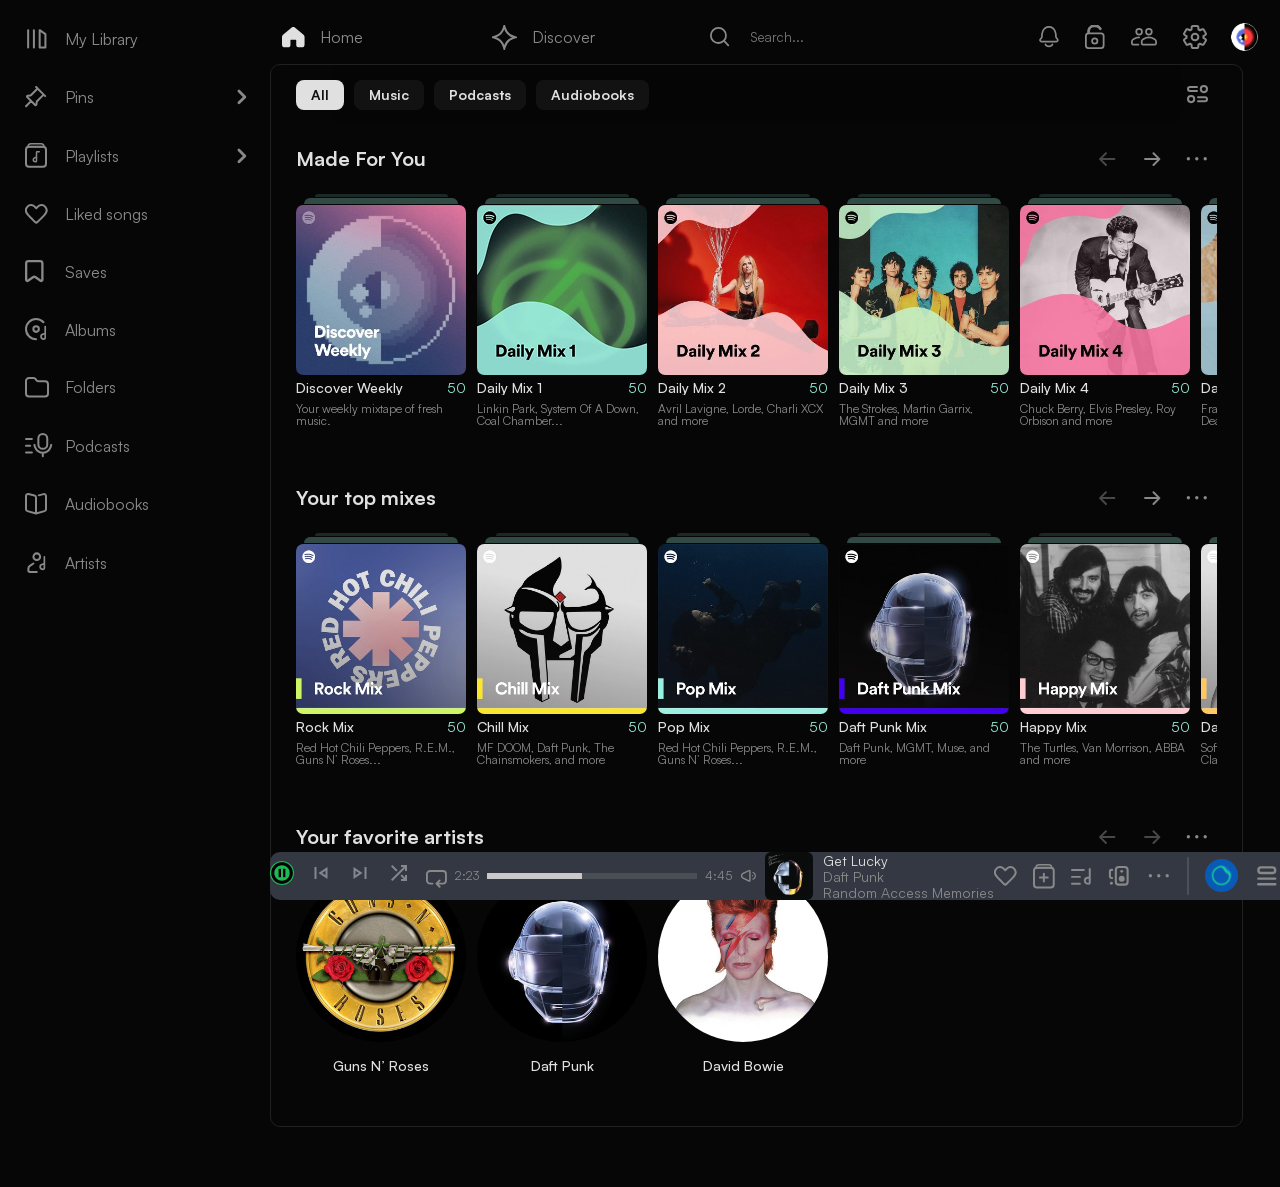
<file: index.html>
<!doctype html>
<html lang="en">

<head>
  <meta charset="UTF-8" />
  <meta name="viewport" content="width=device-width, initial-scale=1.0" />
  <title>Spotify - Home</title>
  <link rel="stylesheet" href="./css/styles.css" />
  <link rel="stylesheet" href="https://fonts.googleapis.com/css2?family=Material+Symbols+Outlined:opsz,wght,FILL,GRAD@20..48,100..700,0..1,-50..200"/>
  <link rel="icon" sizes="32x32" type="image/png" href="./assets/icons/favicon32.png" />
</head>

<body class="document_body">
  <input type="checkbox" id="friends-sidebar-toggle" class="hidden-trigger">
  <header class="header">
    <ul class="menu header__nav_left">
      <li class="header__item">
        <a class="menu__nav" href="#"><img src="./assets/icons/icon_homeA.svg" alt="" />
          <img src="./assets/icons/icon_homeA.svg" alt="icon home" />Home</a>
      </li>
      <li class="header__item">
        <a class="menu__nav" href="./pages/discover/discover.html"><img src="./assets/icons/icon_discover.svg"
            alt="icon discover" />
          <img src="./assets/icons/icon_discoverA.svg" alt="" />Discover</a>
      </li>
      <!-- icon search           -->
      <li class="header__item search">
        <input type="text" onclick="window.location.href='pages/search/search.html'" placeholder="Search..."
          class="search__bar" name="search-bar" />
      </li>
    </ul>
    <ul class="menu header__nav_right">
      <!-- icon bell            -->
      <li>
        <a class="menu__nav" href="#">
          <svg class="menu__icon" width="24" height="26" viewBox="0 0 24 26" fill="none"
            xmlns="http://www.w3.org/2000/svg">
            <path
              d="M19.4546 17.5398H4.39895C3.20929 17.5398 2.55941 16.1522 3.32101 15.2383L4.57552 13.7329C4.79088 13.4745 4.89842 13.1476 4.89514 12.8112C4.8745 10.6918 5.24657 2.80664 11.9268 2.80664C18.607 2.80664 18.9791 10.6918 18.9584 12.8112C18.9552 13.1476 19.0627 13.4745 19.2781 13.7329L20.5326 15.2383C21.2942 16.1522 20.6443 17.5398 19.4546 17.5398Z"
              stroke-width="1.6838" stroke-linecap="round" stroke-linejoin="round" />
            <path
              d="M8.41895 20.3459C8.41895 20.3459 9.12052 22.4507 11.9268 22.4507C14.7331 22.4507 15.4347 20.3459 15.4347 20.3459"
              stroke-width="1.6838" stroke-linecap="round" stroke-linejoin="round" />
          </svg>
        </a>
      </li>
      <!-- icon lock            -->
      <li>
        <a class="menu__nav" href="#">
          <svg class="menu__icon" width="20" height="24" viewBox="0 0 20 24" fill="none"
            xmlns="http://www.w3.org/2000/svg">
            <path
              d="M14.5457 4.26552C14.7544 4.70905 15.2832 4.89939 15.7267 4.69066C16.1702 4.48192 16.3606 3.95316 16.1518 3.50963L14.5457 4.26552ZM3.61666 7.98816C4.49277 7.84598 4.49283 7.84638 4.49289 7.84675C4.49291 7.84684 4.49296 7.84719 4.49299 7.84737C4.49305 7.84773 4.49309 7.84799 4.49312 7.84814C4.49316 7.84844 4.49314 7.84833 4.49306 7.84781C4.4929 7.84676 4.49249 7.84408 4.49187 7.83981C4.49063 7.83128 4.48854 7.81644 4.48589 7.79571C4.48057 7.75421 4.47303 7.68935 4.46549 7.60449C4.45037 7.43439 4.43548 7.18627 4.43819 6.88671C4.44366 6.28146 4.52078 5.49832 4.79016 4.73233C5.05715 3.97315 5.50453 3.25206 6.24453 2.71568C6.98229 2.18093 8.08614 1.77515 9.7633 1.77515V0C7.79098 0 6.30174 0.481792 5.20273 1.27839C4.10595 2.07338 3.47285 3.12744 3.11555 4.1434C2.76065 5.15256 2.66967 6.14457 2.66311 6.87067C2.6598 7.2368 2.67792 7.5434 2.69731 7.76162C2.70702 7.87092 2.71711 7.95861 2.72511 8.02113C2.72911 8.0524 2.7326 8.07743 2.73528 8.09577C2.73661 8.10494 2.73774 8.11244 2.73863 8.11822C2.73908 8.12111 2.73947 8.12357 2.73979 8.12559C2.73995 8.1266 2.74009 8.1275 2.74022 8.1283C2.74028 8.12869 2.74036 8.1292 2.74039 8.1294C2.74047 8.12989 2.74055 8.13034 3.61666 7.98816ZM9.7633 1.77515C11.2681 1.77515 12.31 2.10211 13.0382 2.55229C13.7643 3.00119 14.2364 3.60832 14.5457 4.26552L16.1518 3.50963C15.7204 2.59289 15.0353 1.70001 13.9716 1.0424C12.91 0.386066 11.5295 0 9.7633 0V1.77515Z"
              fill="#898989" />
            <path
              d="M15.9763 8.43188H3.55029C2.07971 8.43188 0.887573 9.62403 0.887573 11.0946V20.4141C0.887573 21.8847 2.07971 23.0768 3.55029 23.0768H15.9763C17.4469 23.0768 18.639 21.8847 18.639 20.4141V11.0946C18.639 9.62403 17.4469 8.43188 15.9763 8.43188Z"
              stroke-width="1.77515" />
            <circle cx="9.76331" cy="15.9763" r="2.66272" stroke-width="1.77515" />
          </svg>
        </a>
      </li>
      <li>
        <label for="friends-sidebar-toggle" class="menu__nav">
          <img src="./assets/icons/icon_friends.svg" alt="icon friends" />
          <img src="./assets/icons/icon_friendsActive.svg" alt="icon friends" />
        </label>
      </li>
      <!-- icon settings            -->
      <li>
        <a class="menu__nav" href="#">
          <svg class="menu__icon" width="24" height="24" viewBox="0 0 24 24" fill="none"
            xmlns="http://www.w3.org/2000/svg">
            <path
              d="M14.1164 1H9.88363C9.60145 1 9.35689 1.09167 9.14995 1.275C8.94302 1.45833 8.82074 1.6875 8.78312 1.9625L8.4445 4.52C8.19994 4.61167 7.96968 4.72167 7.75371 4.85C7.537 4.97833 7.32517 5.11583 7.11824 5.2625L4.66325 4.2725C4.39988 4.18083 4.13651 4.17167 3.87313 4.245C3.60976 4.31833 3.40283 4.47417 3.25233 4.7125L1.16418 8.26C1.01368 8.49833 0.966651 8.755 1.02309 9.03C1.07952 9.305 1.22062 9.525 1.44636 9.69L3.56273 11.2575C3.54392 11.3858 3.53451 11.5098 3.53451 11.6293V12.3718C3.53451 12.4906 3.54392 12.6142 3.56273 12.7425L1.44636 14.31C1.22062 14.475 1.07952 14.695 1.02309 14.97C0.966651 15.245 1.01368 15.5017 1.16418 15.74L3.25233 19.2875C3.38402 19.5442 3.58606 19.7048 3.85846 19.7693C4.13161 19.8331 4.39988 19.8192 4.66325 19.7275L7.11824 18.7375C7.32517 18.8842 7.54151 19.0217 7.76726 19.15C7.993 19.2783 8.21875 19.3883 8.4445 19.48L8.78312 22.0375C8.82074 22.3125 8.94302 22.5417 9.14995 22.725C9.35689 22.9083 9.60145 23 9.88363 23H14.1164C14.3986 23 14.6431 22.9083 14.85 22.725C15.057 22.5417 15.1793 22.3125 15.2169 22.0375L15.5555 19.48C15.8001 19.3883 16.0307 19.2783 16.2474 19.15C16.4634 19.0217 16.6748 18.8842 16.8818 18.7375L19.3368 19.7275C19.6001 19.8192 19.8635 19.8283 20.1269 19.755C20.3902 19.6817 20.5972 19.5258 20.7477 19.2875L22.8358 15.74C22.9863 15.5017 23.0334 15.245 22.9769 14.97C22.9205 14.695 22.7794 14.475 22.5536 14.31L20.4373 12.7425C20.4561 12.6142 20.4655 12.4906 20.4655 12.3718V11.6293C20.4655 11.5098 20.4467 11.3858 20.4091 11.2575L22.5254 9.69C22.7512 9.525 22.8923 9.305 22.9487 9.03C23.0051 8.755 22.9581 8.49833 22.8076 8.26L20.7195 4.74C20.569 4.50167 20.3575 4.34107 20.0851 4.2582C19.812 4.17607 19.5437 4.18083 19.2803 4.2725L16.8818 5.2625C16.6748 5.11583 16.4585 4.97833 16.2327 4.85C16.007 4.72167 15.7813 4.61167 15.5555 4.52L15.2169 1.9625C15.1793 1.6875 15.057 1.45833 14.85 1.275C14.6431 1.09167 14.3986 1 14.1164 1Z"
              stroke-width="2" />
            <circle cx="3.34783" cy="3.34783" r="3.34783" transform="matrix(1 0 0 -1 8.65216 15.3478)"
              stroke-width="2" />
          </svg>
        </a>
      </li>
      <li>
        <a class="menu__nav" href="#"><img src="./assets/icons/icon_sprite.svg" alt="icon sprite" /><img
            src="./assets/icons/icon_sprite.svg" alt="icon sprite" /></a>
      </li>
    </ul>
  </header>
  <aside class="aside-bar">
    <ul class="aside-bar__list">
      <li class="aside-bar__item">
        <a class="aside-bar__link aside-bar__icon--active" href="./pages/Library/">
          <img src="./assets/icons/icon_library.svg" alt="icon library" /><img src="./assets/icons/icon_libraryA.svg"
            alt="icon library" />My Library</a>
      </li>
      <li class="aside-bar__item aside-bar__item--arrow-right">
        <a href="#" class="aside-bar__link"><img src="./assets/icons/icon_pins.svg" alt="icon pins" />Pins</a>
      </li>
      <li class="aside-bar__item aside-bar__item--arrow-right">
        <a href="./pages/playlists/playlists.html" class="aside-bar__link"><img src="./assets/icons/icon_playlists.svg"
            alt="icon playlists" />Playlists</a>
      </li>
      <li class="aside-bar__item">
        <a href="./pages/Library/Liked_songs.html" class="aside-bar__link"><img src="./assets/icons/icon_liked.svg" alt="icon liked" />Liked
          songs</a>
      </li>
      <li class="aside-bar__item">
        <a href="#" class="aside-bar__link"><img src="./assets/icons/icon_saves.svg" alt="icon saves" />Saves</a>
      </li>
      <li class="aside-bar__item">
        <a href="#" class="aside-bar__link"><img src="./assets/icons/icon_albums.svg" alt="icon albums" />Albums</a>
      </li>
      <li class="aside-bar__item">
        <a href="#" class="aside-bar__link"><img src="./assets/icons/icon_folders.svg" alt="icon folders" />Folders</a>
      </li>
      <li class="aside-bar__item">
        <a href="#" class="aside-bar__link"><img src="./assets/icons/icon_podcasts.svg"
            alt="icon podcasts" />Podcasts</a>
      </li>
      <li class="aside-bar__item">
        <a href="#" class="aside-bar__link"><img src="./assets/icons/icon_audiobooks.svg"
            alt="icon audiobooks" />Audiobooks</a>
      </li>
      <li class="aside-bar__item">
        <a href="#" class="aside-bar__link"><img src="./assets/icons/icon_artists.svg" alt="icon artists" />Artists</a>
      </li>
    </ul>
  </aside>
  <main class="main">

    <!-- main content -->
    <section class="main_section">
      <header>
        <nav class="main-nav-bar">
          <ul class="main-nav-bar__items">
            <li>
              <button class="btn main-nav-bar__btn btn--active">All</button>
            </li>
            <li>
              <button class="btn main-nav-bar__btn">Music</button>
            </li>
            <li>
              <button class="btn main-nav-bar__btn">Podcasts</button>
            </li>
            <li>
              <button class="btn main-nav-bar__btn">Audiobooks</button>
            </li>
            <li>
              <button class="btn_with_img_only">
                <svg width="21" height="19" viewBox="0 0 21 19" fill="none" xmlns="http://www.w3.org/2000/svg">
                <path d="M10 2H3C1.89543 2 1 2.89543 1 4C1 5.10457 1.89543 6 3 6H10" stroke="#898989" stroke-width="2" stroke-linecap="round"/>
                <rect x="13.7692" y="1" width="6.23077" height="6.23077" rx="3.11538" stroke="#898989" stroke-width="2"/>
                <path d="M11 16.231L18 16.231C19.1046 16.231 20 15.3355 20 14.231C20 13.1264 19.1046 12.231 18 12.231L11 12.231" stroke="#898989" stroke-width="2" stroke-linecap="round"/>
                <rect x="7.23077" y="17.231" width="6.23077" height="6.23077" rx="3.11538" transform="rotate(-180 7.23077 17.231)" stroke="#898989" stroke-width="2"/>
                </svg>
              </button>
            </li>
          </ul>
        </nav>
      </header>

      <!-- recommendations -->
      <section class="recommendations">
        <ul class="recommendations__list">
          <li class="recommendations__item recommendation">
            <img src="./assets/recommendation_images/recommendation1.png" alt="Daft Punk" class="recommendation__image">
            <div class="recommendation__info">
              <h3 class="recommendation__info-title">Get Lucky (feat. Pharrell Williams and Nile Rodgers)</h3>
              <p class="recommendation__info-description">Daft Punk</p>
            </div>
          </li>
          <li class="recommendations__item recommendation">
            <img src="assets/recommendation_images/recommendation2.png" alt="Daft Punk" class="recommendation__image">
            <div class="recommendation__info">
              <h3 class="recommendation__info-title">Daily Mix 2</h3>
              <p class="recommendation__info-description"></p>
            </div>
          </li>
          <li class="recommendations__item recommendation">
            <img src="./assets/recommendation_images/recommendation3.png" alt="Daft Punk" class="recommendation__image">
            <div class="recommendation__info">
              <h3 class="recommendation__info-title">Daily Mix 1</h3>
              <p class="recommendation__info-description"></p>
            </div>
          </li>
          <li class="recommendations__item recommendation">
            <img src="./assets/recommendation_images/recommendation1.png" alt="Daft Punk" class="recommendation__image">
            <div class="recommendation__info">
              <h3 class="recommendation__info-title">Instant Crush</h3>
              <p class="recommendation__info-description">Daft Punk</p>
            </div>
          </li>
          <li class="recommendations__item recommendation">
            <img src="./assets/recommendation_images/recommendation1.png" alt="Daft Punk" class="recommendation__image">
            <div class="recommendation__info">
              <h3 class="recommendation__info-title">Around the world</h3>
              <p class="recommendation__info-description">Daft Punk</p>
            </div>
          </li>
          <li class="recommendations__item recommendation">
            <img src="./assets/recommendation_images/recommendation6.png" alt="Daft Punk" class="recommendation__image">
            <div class="recommendation__info">
              <h3 class="recommendation__info-title">Rock Mix</h3>
              <p class="recommendation__info-description"></p>
            </div>
          </li>
        </ul>
      </section>

      <!-- cards section -->
      <section class="cards">
        <header>
          <h2>Made For You</h2>
          <nav>
            <ul class="cards__nav-bar">
              <li>
                <button class="cards__nav-bar-btn btn_with_img_only btn_with_img_only--disabled">
                  <svg width="24" height="21" viewBox="0 0 24 21" fill="none" xmlns="http://www.w3.org/2000/svg">
                  <path d="M19.3635 10.1029L5.05136 10.1029M5.05136 10.1029L10.9446 15.9961M5.05136 10.1029L10.9446 4.20961" stroke="#898989" stroke-width="2.02054" stroke-linecap="round" stroke-linejoin="round"/>
                  </svg>
                </button>
              </li>
              <li>
                <button class="cards__nav-bar-btn btn_with_img_only">
                  <svg width="24" height="21" viewBox="0 0 24 21" fill="none" xmlns="http://www.w3.org/2000/svg">
                  <path d="M5.05139 10.1027H19.3636M19.3636 10.1027L13.4703 4.20947M19.3636 10.1027L13.4703 15.996" stroke="#898989" stroke-width="2.02054" stroke-linecap="round" stroke-linejoin="round"/>
                  </svg>
                </button>
              </li>
              <li>
                <button class="cards__nav-bar-btn btn_with_img_only">
                  <svg width="24" height="24" viewBox="0 0 24 24" fill="none" xmlns="http://www.w3.org/2000/svg">
                  <circle cx="3.36756" cy="11.7866" r="1.68378" fill="#898989"/>
                  <circle cx="11.7865" cy="11.7866" r="1.68378" fill="#898989"/>
                  <circle cx="20.2053" cy="11.7866" r="1.68378" fill="#898989"/>
                  </svg>
                </button>
              </li>
            </ul>
          </nav>
        </header>
        <ul class="cards__list">
          <li>
            <div class="card">
              <div class="card__image">
                <div class="card__image-top-mirror-second"></div>
                <div class="card__image-top-mirror-first"></div>
                <img src="./assets/card_images/DiscoverWeekly.png" alt="Discover Weekly">
              </div>
              <div class="card__content">
                <header>
                  <h3>
                    Discover Weekly
                  </h3>
                  <span>
                    50
                  </span>
                </header>
                <p>
                  Your weekly mixtape of fresh music.
                </p>
              </div>
            </div>
          </li>
          <li>
            <div class="card">
              <div class="card__image">
                <div class="card__image-top-mirror-second"></div>
                <div class="card__image-top-mirror-first"></div>
                <img src="./assets/card_images/DailyMix1.png" alt="Daily Mix 1">
              </div>
              <div class="card__content">
                <header>
                  <h3>
                    Daily Mix 1
                  </h3>
                  <span>
                    50
                  </span>
                </header>
                <p>
                  Linkin Park, System Of A Down, Coal Chamber...
                </p>
              </div>
            </div>
          </li>
          <li>
            <div class="card">
              <div class="card__image">
                <div class="card__image-top-mirror-second"></div>
                <div class="card__image-top-mirror-first"></div>
                <img src="./assets/card_images/DailyMix2.png" alt="Daily Mix 2">
              </div>
              <div class="card__content">
                <header>
                  <h3>
                    Daily Mix 2
                  </h3>
                  <span>
                    50
                  </span>
                </header>
                <p>
                  Avril Lavigne, Lorde, Charli XCX and more
                </p>
              </div>
            </div>
          </li>
          <li>
            <div class="card">
              <div class="card__image">
                <div class="card__image-top-mirror-second"></div>
                <div class="card__image-top-mirror-first"></div>
                <img src="./assets/card_images/DailyMix3.png" alt="Daily Mix 3">
              </div>
              <div class="card__content">
                <header>
                  <h3>
                    Daily Mix 3
                  </h3>
                  <span>
                    50
                  </span>
                </header>
                <p>
                  The Strokes, Martin Garrix, MGMT and more
                </p>
              </div>
            </div>
          </li>
          <li>
            <div class="card">
              <div class="card__image">
                <div class="card__image-top-mirror-second"></div>
                <div class="card__image-top-mirror-first"></div>
                <img src="./assets/card_images/DailyMix4.png" alt="Daily Mix 4">
              </div>
              <div class="card__content">
                <header>
                  <h3>
                    Daily Mix 4
                  </h3>
                  <span>
                    50
                  </span>
                </header>
                <p>
                  Chuck Berry, Elvis Presley, Roy Orbison and more
                </p>
              </div>
            </div>
          </li>
          <li>
            <div class="card">
              <div class="card__image">
                <div class="card__image-top-mirror-second"></div>
                <div class="card__image-top-mirror-first"></div>
                <img src="./assets/card_images/DailyMix6.png" alt="Daily Mix 6">
              </div>
              <div class="card__content">
                <header>
                  <h3>
                    Daily Mix 6
                  </h3>
                  <span>
                    50
                  </span>
                </header>
                <p>
                  Frank Sinatra, Gerhard Trede, Dean Martin and more
                </p>
              </div>
            </div>
          </li>
          <li>
            <div class="card">
              <div class="card__image">
                <div class="card__image-top-mirror-second"></div>
                <div class="card__image-top-mirror-first"></div>
                <img src="./assets/card_images/NirvanaRadio.png" alt="Nirvana Radio">
              </div>
              <div class="card__content">
                <header>
                  <h3>
                    Nirvana Radio
                  </h3>
                  <span>
                    50
                  </span>
                </header>
                <p>
                  The Strokes, Martin Garrix, MGMT and more
                </p>
              </div>
            </div>
          </li>
          <li>
            <div class="card">
              <div class="card__image">
                <div class="card__image-top-mirror-second"></div>
                <div class="card__image-top-mirror-first"></div>
                <img src="./assets/card_images/FallOutBoyRadio.png" alt="Fall Out Boy Radio">
              </div>
              <div class="card__content">
                <header>
                  <h3>
                    Fall Out Boy Radio
                  </h3>
                  <span>
                    50
                  </span>
                </header>
                <p>
                  With Panic! At The Disco, The All-American Rejects,...
                </p>
              </div>
            </div>
          </li>
          <li>
            <div class="card">
              <div class="card__image">
                <div class="card__image-top-mirror-second"></div>
                <div class="card__image-top-mirror-first"></div>
                <img src="./assets/card_images/DiscoverWeekly.png" alt="Discover Weekly">
              </div>
              <div class="card__content">
                <header>
                  <h3>
                    Discover Weekly
                  </h3>
                  <span>
                    50
                  </span>
                </header>
                <p>
                  Your weekly mixtape of fresh music.
                </p>
              </div>
            </div>
          </li>
          <li>
            <div class="card">
              <div class="card__image">
                <div class="card__image-top-mirror-second"></div>
                <div class="card__image-top-mirror-first"></div>
                <img src="./assets/card_images/DailyMix1.png" alt="Daily Mix 1">
              </div>
              <div class="card__content">
                <header>
                  <h3>
                    Daily Mix 1
                  </h3>
                  <span>
                    50
                  </span>
                </header>
                <p>
                  Linkin Park, System Of A Down, Coal Chamber...
                </p>
              </div>
            </div>
          </li>
          <li>
            <div class="card">
              <div class="card__image">
                <div class="card__image-top-mirror-second"></div>
                <div class="card__image-top-mirror-first"></div>
                <img src="./assets/card_images/DailyMix2.png" alt="Daily Mix 2">
              </div>
              <div class="card__content">
                <header>
                  <h3>
                    Daily Mix 2
                  </h3>
                  <span>
                    50
                  </span>
                </header>
                <p>
                  Avril Lavigne, Lorde, Charli XCX and more
                </p>
              </div>
            </div>
          </li>
          <li>
            <div class="card">
              <div class="card__image">
                <div class="card__image-top-mirror-second"></div>
                <div class="card__image-top-mirror-first"></div>
                <img src="./assets/card_images/DailyMix3.png" alt="Daily Mix 3">
              </div>
              <div class="card__content">
                <header>
                  <h3>
                    Daily Mix 3
                  </h3>
                  <span>
                    50
                  </span>
                </header>
                <p>
                  The Strokes, Martin Garrix, MGMT and more
                </p>
              </div>
            </div>
          </li>
          <li>
            <div class="card">
              <div class="card__image">
                <div class="card__image-top-mirror-second"></div>
                <div class="card__image-top-mirror-first"></div>
                <img src="./assets/card_images/DailyMix4.png" alt="Daily Mix 4">
              </div>
              <div class="card__content">
                <header>
                  <h3>
                    Daily Mix 4
                  </h3>
                  <span>
                    50
                  </span>
                </header>
                <p>
                  Chuck Berry, Elvis Presley, Roy Orbison and more
                </p>
              </div>
            </div>
          </li>
          <li>
            <div class="card">
              <div class="card__image">
                <div class="card__image-top-mirror-second"></div>
                <div class="card__image-top-mirror-first"></div>
                <img src="./assets/card_images/DailyMix6.png" alt="Daily Mix 6">
              </div>
              <div class="card__content">
                <header>
                  <h3>
                    Daily Mix 6
                  </h3>
                  <span>
                    50
                  </span>
                </header>
                <p>
                  Frank Sinatra, Gerhard Trede, Dean Martin and more
                </p>
              </div>
            </div>
          </li>
          <li>
            <div class="card">
              <div class="card__image">
                <div class="card__image-top-mirror-second"></div>
                <div class="card__image-top-mirror-first"></div>
                <img src="./assets/card_images/NirvanaRadio.png" alt="Nirvana Radio">
              </div>
              <div class="card__content">
                <header>
                  <h3>
                    Nirvana Radio
                  </h3>
                  <span>
                    50
                  </span>
                </header>
                <p>
                  The Strokes, Martin Garrix, MGMT and more
                </p>
              </div>
            </div>
          </li>
          <li>
            <div class="card">
              <div class="card__image">
                <div class="card__image-top-mirror-second"></div>
                <div class="card__image-top-mirror-first"></div>
                <img src="./assets/card_images/FallOutBoyRadio.png" alt="Fall Out Boy Radio">
              </div>
              <div class="card__content">
                <header>
                  <h3>
                    Fall Out Boy Radio
                  </h3>
                  <span>
                    50
                  </span>
                </header>
                <p>
                  With Panic! At The Disco, The All-American Rejects,...
                </p>
              </div>
            </div>
          </li>
        </ul>
      </section>
      <section class="cards">
        <header>
          <h2>Your top mixes</h2>
          <nav>
            <ul class="cards__nav-bar">
              <li>
                <button class="cards__nav-bar-btn btn_with_img_only btn_with_img_only--disabled">
                  <svg width="24" height="21" viewBox="0 0 24 21" fill="none" xmlns="http://www.w3.org/2000/svg">
                  <path d="M19.3635 10.1029L5.05136 10.1029M5.05136 10.1029L10.9446 15.9961M5.05136 10.1029L10.9446 4.20961" stroke="#898989" stroke-width="2.02054" stroke-linecap="round" stroke-linejoin="round"/>
                  </svg>
                </button>
              </li>
              <li>
                <button class="cards__nav-bar-btn btn_with_img_only">
                  <svg width="24" height="21" viewBox="0 0 24 21" fill="none" xmlns="http://www.w3.org/2000/svg">
                  <path d="M5.05139 10.1027H19.3636M19.3636 10.1027L13.4703 4.20947M19.3636 10.1027L13.4703 15.996" stroke="#898989" stroke-width="2.02054" stroke-linecap="round" stroke-linejoin="round"/>
                  </svg>
                </button>
              </li>
              <li>
                <button class="cards__nav-bar-btn btn_with_img_only">
                  <svg width="24" height="24" viewBox="0 0 24 24" fill="none" xmlns="http://www.w3.org/2000/svg">
                  <circle cx="3.36756" cy="11.7866" r="1.68378" fill="#898989"/>
                  <circle cx="11.7865" cy="11.7866" r="1.68378" fill="#898989"/>
                  <circle cx="20.2053" cy="11.7866" r="1.68378" fill="#898989"/>
                  </svg>
                </button>
              </li>
            </ul>
          </nav>
        </header>
        <ul class="cards__list">
          <li>
            <div class="card">
              <div class="card__image">
                <div class="card__image-top-mirror-second"></div>
                <div class="card__image-top-mirror-first"></div>
                <img src="./assets/card_images/RockMix.png" alt="Rock Mix">
              </div>
              <div class="card__content">
                <header>
                  <h3>
                    Rock Mix
                  </h3>
                  <span>
                    50
                  </span>
                </header>
                <p>
                  Red Hot Chili Peppers, R.E.M., Guns N’ Roses...
                </p>
              </div>
            </div>
          </li>
          <li>
            <div class="card">
              <div class="card__image">
                <div class="card__image-top-mirror-second"></div>
                <div class="card__image-top-mirror-first"></div>
                <img src="./assets/card_images/ChillMix.png" alt="Chill Mix">
              </div>
              <div class="card__content">
                <header>
                  <h3>
                    Chill Mix
                  </h3>
                  <span>
                    50
                  </span>
                </header>
                <p>
                  MF DOOM, Daft Punk, The Chainsmokers, and more
                </p>
              </div>
            </div>
          </li>
          <li>
            <div class="card">
              <div class="card__image">
                <div class="card__image-top-mirror-second"></div>
                <div class="card__image-top-mirror-first"></div>
                <img src="./assets/card_images/PopMix.png" alt="Pop Mix">
              </div>
              <div class="card__content">
                <header>
                  <h3>
                    Pop Mix
                  </h3>
                  <span>
                    50
                  </span>
                </header>
                <p>
                  Red Hot Chili Peppers, R.E.M., Guns N’ Roses...
                </p>
              </div>
            </div>
          </li>
          <li>
            <div class="card">
              <div class="card__image">
                <div class="card__image-top-mirror-second"></div>
                <div class="card__image-top-mirror-first"></div>
                <img src="./assets/card_images/DaftPunkMix.png" alt="Daft Punk Mix">
              </div>
              <div class="card__content">
                <header>
                  <h3>
                    Daft Punk Mix
                  </h3>
                  <span>
                    50
                  </span>
                </header>
                <p>
                  Daft Punk, MGMT, Muse, and more
                </p>
              </div>
            </div>
          </li>
          <li>
            <div class="card">
              <div class="card__image">
                <div class="card__image-top-mirror-second"></div>
                <div class="card__image-top-mirror-first"></div>
                <img src="./assets/card_images/HappyMix.png" alt="Happy Mix">
              </div>
              <div class="card__content">
                <header>
                  <h3>
                    Happy Mix
                  </h3>
                  <span>
                    50
                  </span>
                </header>
                <p>
                  The Turtles, Van Morrison, ABBA and more
                </p>
              </div>
            </div>
          </li>
          <li>
            <div class="card">
              <div class="card__image">
                <div class="card__image-top-mirror-second"></div>
                <div class="card__image-top-mirror-first"></div>
                <img src="./assets/card_images/DavidBowieMix.png" alt="David Bowie Mix">
              </div>
              <div class="card__content">
                <header>
                  <h3>
                    David Bowie Mix
                  </h3>
                  <span>
                    50
                  </span>
                </header>
                <p>
                  Soft Cell, The Who and The Clash
                </p>
              </div>
            </div>
          </li>
          <li>
            <div class="card">
              <div class="card__image">
                <div class="card__image-top-mirror-second"></div>
                <div class="card__image-top-mirror-first"></div>
                <img src="./assets/card_images/UpbeatMix.png" alt="Upbeat Mix">
              </div>
              <div class="card__content">
                <header>
                  <h3>
                    Upbeat Mix
                  </h3>
                  <span>
                    50
                  </span>
                </header>
                <p>
                  Kylie Minogue, Charli XCX, Cage The Elephant and...
                </p>
              </div>
            </div>
          </li>
          <li>
            <div class="card">
              <div class="card__image">
                <div class="card__image-top-mirror-second"></div>
                <div class="card__image-top-mirror-first"></div>
                <img src="./assets/card_images/60sMix.png" alt="60s Mix">
              </div>
              <div class="card__content">
                <header>
                  <h3>
                    60s Mix
                  </h3>
                  <span>
                    50
                  </span>
                </header>
                <p>
                  Chuck Berry, Skeeter David, Van Morrison and...
                </p>
              </div>
            </div>
          </li>
          <li>
            <div class="card">
              <div class="card__image">
                <div class="card__image-top-mirror-second"></div>
                <div class="card__image-top-mirror-first"></div>
                <img src="./assets/card_images/RockMix.png" alt="Rock Mix">
              </div>
              <div class="card__content">
                <header>
                  <h3>
                    Rock Mix
                  </h3>
                  <span>
                    50
                  </span>
                </header>
                <p>
                  Red Hot Chili Peppers, R.E.M., Guns N’ Roses...
                </p>
              </div>
            </div>
          </li>
          <li>
            <div class="card">
              <div class="card__image">
                <div class="card__image-top-mirror-second"></div>
                <div class="card__image-top-mirror-first"></div>
                <img src="./assets/card_images/ChillMix.png" alt="Chill Mix">
              </div>
              <div class="card__content">
                <header>
                  <h3>
                    Chill Mix
                  </h3>
                  <span>
                    50
                  </span>
                </header>
                <p>
                  MF DOOM, Daft Punk, The Chainsmokers, and more
                </p>
              </div>
            </div>
          </li>
          <li>
            <div class="card">
              <div class="card__image">
                <div class="card__image-top-mirror-second"></div>
                <div class="card__image-top-mirror-first"></div>
                <img src="./assets/card_images/PopMix.png" alt="Pop Mix">
              </div>
              <div class="card__content">
                <header>
                  <h3>
                    Pop Mix
                  </h3>
                  <span>
                    50
                  </span>
                </header>
                <p>
                  Red Hot Chili Peppers, R.E.M., Guns N’ Roses...
                </p>
              </div>
            </div>
          </li>
          <li>
            <div class="card">
              <div class="card__image">
                <div class="card__image-top-mirror-second"></div>
                <div class="card__image-top-mirror-first"></div>
                <img src="./assets/card_images/DaftPunkMix.png" alt="Daft Punk Mix">
              </div>
              <div class="card__content">
                <header>
                  <h3>
                    Daft Punk Mix
                  </h3>
                  <span>
                    50
                  </span>
                </header>
                <p>
                  Daft Punk, MGMT, Muse, and more
                </p>
              </div>
            </div>
          </li>
          <li>
            <div class="card">
              <div class="card__image">
                <div class="card__image-top-mirror-second"></div>
                <div class="card__image-top-mirror-first"></div>
                <img src="./assets/card_images/HappyMix.png" alt="Happy Mix">
              </div>
              <div class="card__content">
                <header>
                  <h3>
                    Happy Mix
                  </h3>
                  <span>
                    50
                  </span>
                </header>
                <p>
                  The Turtles, Van Morrison, ABBA and more
                </p>
              </div>
            </div>
          </li>
          <li>
            <div class="card">
              <div class="card__image">
                <div class="card__image-top-mirror-second"></div>
                <div class="card__image-top-mirror-first"></div>
                <img src="./assets/card_images/DavidBowieMix.png" alt="David Bowie Mix">
              </div>
              <div class="card__content">
                <header>
                  <h3>
                    David Bowie Mix
                  </h3>
                  <span>
                    50
                  </span>
                </header>
                <p>
                  Soft Cell, The Who and The Clash
                </p>
              </div>
            </div>
          </li>
          <li>
            <div class="card">
              <div class="card__image">
                <div class="card__image-top-mirror-second"></div>
                <div class="card__image-top-mirror-first"></div>
                <img src="./assets/card_images/UpbeatMix.png" alt="Upbeat Mix">
              </div>
              <div class="card__content">
                <header>
                  <h3>
                    Upbeat Mix
                  </h3>
                  <span>
                    50
                  </span>
                </header>
                <p>
                  Kylie Minogue, Charli XCX, Cage The Elephant and...
                </p>
              </div>
            </div>
          </li>
          <li>
            <div class="card">
              <div class="card__image">
                <div class="card__image-top-mirror-second"></div>
                <div class="card__image-top-mirror-first"></div>
                <img src="./assets/card_images/60sMix.png" alt="60s Mix">
              </div>
              <div class="card__content">
                <header>
                  <h3>
                    60s Mix
                  </h3>
                  <span>
                    50
                  </span>
                </header>
                <p>
                  Chuck Berry, Skeeter David, Van Morrison and...
                </p>
              </div>
            </div>
          </li>
        </ul>
      </section>
      <section class="cards">
        <header>
          <h2>Your favorite artists</h2>
          <nav>
            <ul class="cards__nav-bar">
              <li>
                <button class="cards__nav-bar-btn btn_with_img_only btn_with_img_only--disabled">
                  <svg width="24" height="21" viewBox="0 0 24 21" fill="none" xmlns="http://www.w3.org/2000/svg">
                  <path d="M19.3635 10.1029L5.05136 10.1029M5.05136 10.1029L10.9446 15.9961M5.05136 10.1029L10.9446 4.20961" stroke="#898989" stroke-width="2.02054" stroke-linecap="round" stroke-linejoin="round"/>
                  </svg>
                </button>
              </li>
              <li>
                <button class="cards__nav-bar-btn btn_with_img_only btn_with_img_only--disabled">
                  <svg width="24" height="21" viewBox="0 0 24 21" fill="none" xmlns="http://www.w3.org/2000/svg">
                  <path d="M5.05139 10.1027H19.3636M19.3636 10.1027L13.4703 4.20947M19.3636 10.1027L13.4703 15.996" stroke="#898989" stroke-width="2.02054" stroke-linecap="round" stroke-linejoin="round"/>
                  </svg>
                </button>
              </li>
              <li>
                <button class="cards__nav-bar-btn btn_with_img_only">
                  <svg width="24" height="24" viewBox="0 0 24 24" fill="none" xmlns="http://www.w3.org/2000/svg">
                  <circle cx="3.36756" cy="11.7866" r="1.68378" fill="#898989"/>
                  <circle cx="11.7865" cy="11.7866" r="1.68378" fill="#898989"/>
                  <circle cx="20.2053" cy="11.7866" r="1.68378" fill="#898989"/>
                  </svg>
                </button>
              </li>
            </ul>
          </nav>
        </header>
        <ul class="cards__list">
          <li>
            <div class="card card--artist">
              <div class="card__image">
                <div class="card__image-top-mirror-second"></div>
                <div class="card__image-top-mirror-first"></div>
                <img src="./assets/card_images/GunsNRoses.png" alt="Guns N' Roses">
              </div>
              <div class="card__content">
                <header>
                  <h3>
                    Guns N’ Roses
                  </h3>
                  <span>
                    50
                  </span>
                </header>
                <p>
                  Guns N’ Roses
                </p>
              </div>
            </div>
          </li>
          <li>
            <div class="card card--artist">
              <div class="card__image">
                <div class="card__image-top-mirror-second"></div>
                <div class="card__image-top-mirror-first"></div>
                <img src="./assets/card_images/DaftPunk.png" alt="Daft Punk">
              </div>
              <div class="card__content">
                <header>
                  <h3>
                    Daft Punk
                  </h3>
                  <span>
                    50
                  </span>
                </header>
                <p>
                  Daft Punk
                </p>
              </div>
            </div>
          </li>
          <li>
            <div class="card card--artist">
              <div class="card__image">
                <div class="card__image-top-mirror-second"></div>
                <div class="card__image-top-mirror-first"></div>
                <img src="./assets/card_images/DavidBowie.png" alt="David Bowie">
              </div>
              <div class="card__content">
                <header>
                  <h3>
                    David Bowie
                  </h3>
                  <span>
                    50
                  </span>
                </header>
                <p>
                  David Bowie
                </p>
              </div>
            </div>
          </li>
        </ul>
      </section>
    </section>

    <!-- Friends Activity -->
    <section class="friends_activity">
      <header class="friends_activity__header">
        <h3>
          Friends Activity
        </h3>
        <nav>
          <ul class="friends_activity__nav-bar">
            <li>
              <button class="btn_with_img_only">
                <svg width="24" height="26" viewBox="0 0 24 26" fill="none" xmlns="http://www.w3.org/2000/svg">
                <path d="M15.1541 6.73512C15.1541 8.59498 13.6464 10.1027 11.7865 10.1027C9.92666 10.1027 8.41895 8.59498 8.41895 6.73512C8.41895 4.87527 9.92666 3.36755 11.7865 3.36755C13.6464 3.36755 15.1541 4.87527 15.1541 6.73512Z" stroke="#898989" stroke-width="2.02054"/>
                <path d="M8.41903 13.4703L4.86725 15.8382C3.9304 16.4628 3.36768 17.5142 3.36768 18.6402V20.3177C3.36768 21.1857 4.07127 21.8893 4.93921 21.8893H17.6798" stroke="#898989" stroke-width="2.02054" stroke-linecap="round" stroke-linejoin="round"/>
                <path d="M15.1541 14.3124H17.6797M20.2054 14.3124H17.6797M17.6797 14.3124V11.7867M17.6797 14.3124V16.8381" stroke="#898989" stroke-width="2.02054" stroke-linecap="round" stroke-linejoin="round"/>
                </svg>
              </button>
            </li>
            <li>
              <label for="friends-sidebar-toggle" class="btn_with_img_only">
                <svg width="17" height="17" viewBox="0 0 17 17" fill="none" xmlns="http://www.w3.org/2000/svg">
                <path d="M13.4701 3.36743L8.41878 8.41878M3.36743 13.4701L8.41878 8.41878M8.41878 8.41878L3.36743 3.36743M8.41878 8.41878L13.4701 13.4701" stroke="#898989" stroke-width="2.02054" stroke-linecap="round" stroke-linejoin="round"/>
                </svg>
              </label>
            </li>
          </ul>
        </nav>
      </header>
      <ul class="friends_activity__list">
        <li class="friends_activity__item">
          <img src="./assets/friend_images/friend4.png" alt="Friend Avatar" class="friends_activity__item-avatar">
          <div class="friends_activity__item-info">
            <h4 class="friends_activity__item-info-name">FriendlyMusicListener</h4>
            <div class="friends_activity__item-info-activity friends_activity__item-info-activity--active">
              <div class="friends_activity__item-info-activity--active-icon">
                <img src="./assets/icons/icon_music-pictogram.svg" alt="Just now">
              </div>
              <span class="friends_activity__item-info-activity--active-time">Just now</span>
              <p class="friends_activity__item-info-activity-song">Goosebumps</p>
              <span class="friends_activity__item-info-activity-separator">•</span>
              <p class="friends_activity__item-info-activity-artist">Travis Scott</p>
            </div>
          </div>
        </li>
        <li class="friends_activity__item">
          <img src="./assets/friend_images/friend1.png" alt="Friend Avatar" class="friends_activity__item-avatar">
          <div class="friends_activity__item-info">
            <h4 class="friends_activity__item-info-name">AverageMusicEnjoyer</h4>
            <div class="friends_activity__item-info-activity friends_activity__item-info-activity--active">
              <div class="friends_activity__item-info-activity--active-icon">
                <img src="./assets/icons/icon_music-pictogram.svg" alt="Just now">
              </div>
              <span class="friends_activity__item-info-activity--active-time">Just now</span>
              <p class="friends_activity__item-info-activity-song">Get Lucky</p>
              <span class="friends_activity__item-info-activity-separator">•</span>
              <p class="friends_activity__item-info-activity-artist">Daft Punk</p>
            </div>
          </div>
        </li>
        <li class="friends_activity__item">
          <img src="./assets/friend_images/friend2.png" alt="Friend Avatar" class="friends_activity__item-avatar">
          <div class="friends_activity__item-info">
            <h4 class="friends_activity__item-info-name">MusicEnthusiast</h4>
            <div class="friends_activity__item-info-activity">
              <div class="friends_activity__item-info-activity--active-icon">
                <img src="./assets/icons/icon_music-pictogram.svg" alt="Just now">
              </div>
              <span class="friends_activity__item-info-activity--active-time">1h</span>
              <p class="friends_activity__item-info-activity-song">would he</p>
              <span class="friends_activity__item-info-activity-separator">•</span>
              <p class="friends_activity__item-info-activity-artist">joji</p>
            </div>
          </div>
        </li>
        <li class="friends_activity__item">
          <img src="./assets/friend_images/friend3.png" alt="Friend Avatar" class="friends_activity__item-avatar">
          <div class="friends_activity__item-info">
            <h4 class="friends_activity__item-info-name">IListenToMusic56</h4>
            <div class="friends_activity__item-info-activity">
              <div class="friends_activity__item-info-activity--active-icon">
                <img src="./assets/icons/icon_music-pictogram.svg" alt="Just now">
              </div>
              <span class="friends_activity__item-info-activity--active-time">6h</span>
              <p class="friends_activity__item-info-activity-song">Rockstar</p>
              <span class="friends_activity__item-info-activity-separator">•</span>
              <p class="friends_activity__item-info-activity-artist">Post Malone</p>
            </div>
          </div>
        </li>
      </ul>
    </section>
  </main>
    <footer class="player">
      <div class="controls">
        <button>
          <span class="material-symbols-outlined pause"> pause_circle </span>
          <span class="material-symbols-outlined play"> play_circle </span>
        </button>
        <button>
          <span class="material-symbols-outlined"> skip_previous </span>
        </button>
        <button>
          <span class="material-symbols-outlined"> skip_next </span>
        </button>
        <button>
          <span class="material-symbols-outlined"> shuffle </span>
        </button>
        <button class="repeat">
          <img src="../../assets/footer-image/repeat.svg" alt="repeat" />
        </button>
      </div>

      <div class="progress-area">
        <p class="time">2:23</p>
        <div class="progress-bar">
          <div class="progress"></div>
        </div>
        <span class="time">4:45</span>
        <a href="#">
          <img src="../../assets/footer-image/dynamics.svg" alt="dynamics" />
        </a>
      </div>

      <div class="song-info">
        <img src="../../assets/footer-image/song-get.svg" alt="Get lucky" />

        <div class="song-text">
          <p class="song-title">Get Lucky</p>
          <p class="song-artist">Daft Punk</p>
          <p class="song-memories">Random Access Memories</p>
        </div>
      </div>
      <div class="actions mobile-desctop">
        <ul>
          <li>
            <a href="#">
              <img
                src="../../assets/footer-image/favourite.svg"
                alt="favorite"
              />
            </a>
          </li>
          <li class="mobile-add">
            <a href="#">
              <img
                src="../../assets/footer-image/add-playlist.svg"
                alt="add-playlist"
              />
            </a>
          </li>
          <li>
            <a href="#">
              <img src="../../assets/footer-image/lyrics.svg" alt="lyrics" />
            </a>
          </li>
          <li>
            <a href="#">
              <img src="../../assets/footer-image/device.svg" alt="device" />
            </a>
          </li>
          <li>
            <a href="#">
              <img src="../../assets/footer-image/semicolon.svg" alt="colon" />
            </a>
          </li>
          <li>
            <img
              src="../../assets/footer-image/horizontal.svg"
              alt="horizontal"
            />
          </li>
          <li>
            <a href="#">
              <img src="../../assets/footer-image/dj.svg" alt="colon" />
            </a>
          </li>
          <li>
            <a href="#">
              <img src="../../assets/footer-image/default.svg" alt="colon" />
            </a>
          </li>
        </ul>
      </div>
    </footer>
</body>

</html>
</file>
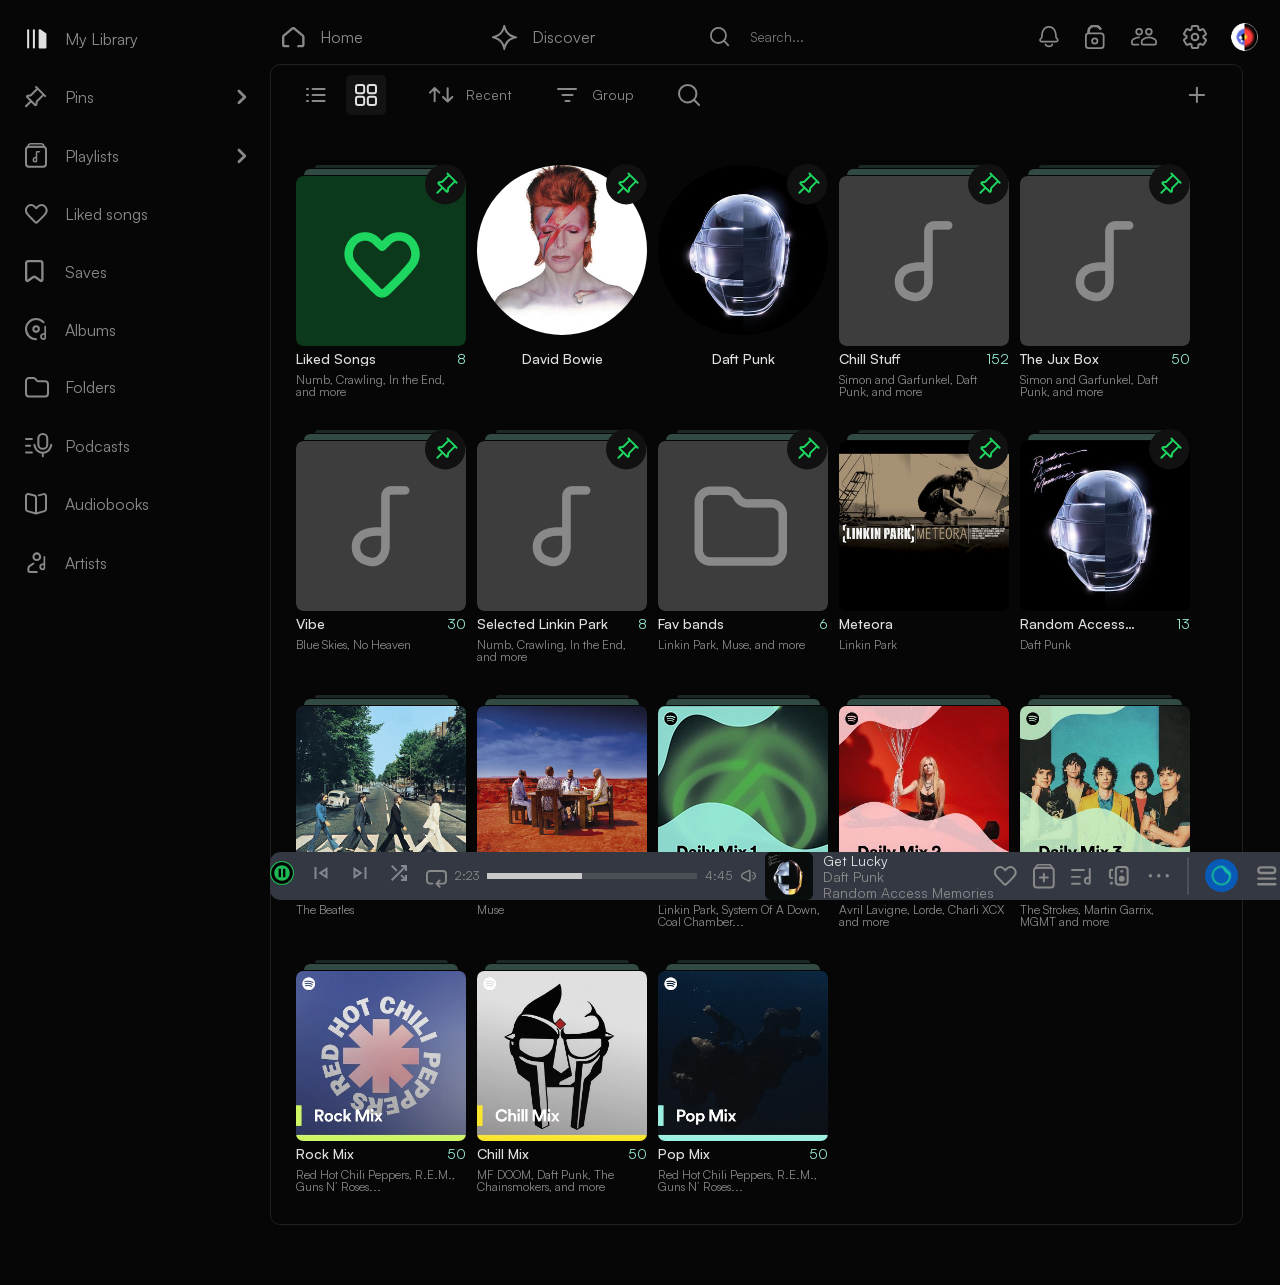
<file: pages/Library/index.html>
<!doctype html>
<html lang="en">

<head>
  <meta charset="UTF-8" />
  <meta name="viewport" content="width=device-width, initial-scale=1.0" />
  <title>My Library</title>
  <link rel="stylesheet" href="./css/library.css" />
  <link rel="stylesheet" href="https://fonts.googleapis.com/css2?family=Material+Symbols+Outlined:opsz,wght,FILL,GRAD@20..48,100..700,0..1,-50..200"/>
  <link rel="icon" sizes="32x32" type="image/png" href="../../assets/icons/favicon32.png" />
</head>

<body class="document_body">

  <input type="checkbox" id="friends-sidebar-toggle" class="hidden-trigger">

  <header class="header">
    <ul class="menu header__nav_left">
      <li class="header__item">
        <a class="menu__nav" href="../../"><img src="../../assets/icons/icon_home.svg" alt="" />
          <img src="../../assets/icons/icon_homeA.svg" alt="icon home" />Home</a>
      </li>
      <li class="header__item">
        <a class="menu__nav" href="../discover/discover.html"><img src="../../assets/icons/icon_discover.svg" alt="icon discover" />
          <img src="../../assets/icons/icon_discoverA.svg" alt="" />Discover</a>
      </li>
      <!-- icon search           -->
      <li class="header__item search">
        <input type="text" placeholder="Search..." class="search__bar" name="search-bar" />
      </li>
    </ul>
    <ul class="menu header__nav_right">
      <!-- icon bell            -->
      <li>
        <a class="menu__nav" href="#">
          <svg class="menu__icon" width="24" height="26" viewBox="0 0 24 26" fill="none"
            xmlns="http://www.w3.org/2000/svg">
            <path
              d="M19.4546 17.5398H4.39895C3.20929 17.5398 2.55941 16.1522 3.32101 15.2383L4.57552 13.7329C4.79088 13.4745 4.89842 13.1476 4.89514 12.8112C4.8745 10.6918 5.24657 2.80664 11.9268 2.80664C18.607 2.80664 18.9791 10.6918 18.9584 12.8112C18.9552 13.1476 19.0627 13.4745 19.2781 13.7329L20.5326 15.2383C21.2942 16.1522 20.6443 17.5398 19.4546 17.5398Z"
              stroke-width="1.6838" stroke-linecap="round" stroke-linejoin="round" />
            <path
              d="M8.41895 20.3459C8.41895 20.3459 9.12052 22.4507 11.9268 22.4507C14.7331 22.4507 15.4347 20.3459 15.4347 20.3459"
              stroke-width="1.6838" stroke-linecap="round" stroke-linejoin="round" />
          </svg>
        </a>
      </li>
      <!-- icon lock            -->
      <li>
        <a class="menu__nav" href="#">
          <svg class="menu__icon" width="20" height="24" viewBox="0 0 20 24" fill="none"
            xmlns="http://www.w3.org/2000/svg">
            <path
              d="M14.5457 4.26552C14.7544 4.70905 15.2832 4.89939 15.7267 4.69066C16.1702 4.48192 16.3606 3.95316 16.1518 3.50963L14.5457 4.26552ZM3.61666 7.98816C4.49277 7.84598 4.49283 7.84638 4.49289 7.84675C4.49291 7.84684 4.49296 7.84719 4.49299 7.84737C4.49305 7.84773 4.49309 7.84799 4.49312 7.84814C4.49316 7.84844 4.49314 7.84833 4.49306 7.84781C4.4929 7.84676 4.49249 7.84408 4.49187 7.83981C4.49063 7.83128 4.48854 7.81644 4.48589 7.79571C4.48057 7.75421 4.47303 7.68935 4.46549 7.60449C4.45037 7.43439 4.43548 7.18627 4.43819 6.88671C4.44366 6.28146 4.52078 5.49832 4.79016 4.73233C5.05715 3.97315 5.50453 3.25206 6.24453 2.71568C6.98229 2.18093 8.08614 1.77515 9.7633 1.77515V0C7.79098 0 6.30174 0.481792 5.20273 1.27839C4.10595 2.07338 3.47285 3.12744 3.11555 4.1434C2.76065 5.15256 2.66967 6.14457 2.66311 6.87067C2.6598 7.2368 2.67792 7.5434 2.69731 7.76162C2.70702 7.87092 2.71711 7.95861 2.72511 8.02113C2.72911 8.0524 2.7326 8.07743 2.73528 8.09577C2.73661 8.10494 2.73774 8.11244 2.73863 8.11822C2.73908 8.12111 2.73947 8.12357 2.73979 8.12559C2.73995 8.1266 2.74009 8.1275 2.74022 8.1283C2.74028 8.12869 2.74036 8.1292 2.74039 8.1294C2.74047 8.12989 2.74055 8.13034 3.61666 7.98816ZM9.7633 1.77515C11.2681 1.77515 12.31 2.10211 13.0382 2.55229C13.7643 3.00119 14.2364 3.60832 14.5457 4.26552L16.1518 3.50963C15.7204 2.59289 15.0353 1.70001 13.9716 1.0424C12.91 0.386066 11.5295 0 9.7633 0V1.77515Z"
              fill="#898989" />
            <path
              d="M15.9763 8.43188H3.55029C2.07971 8.43188 0.887573 9.62403 0.887573 11.0946V20.4141C0.887573 21.8847 2.07971 23.0768 3.55029 23.0768H15.9763C17.4469 23.0768 18.639 21.8847 18.639 20.4141V11.0946C18.639 9.62403 17.4469 8.43188 15.9763 8.43188Z"
              stroke-width="1.77515" />
            <circle cx="9.76331" cy="15.9763" r="2.66272" stroke-width="1.77515" />
          </svg>
        </a>
      </li>
      <li>
        <label for="friends-sidebar-toggle" class="menu__nav">
          <img src="../../assets/icons/icon_friends.svg" alt="icon friends"/>
          <img src="../../assets/icons/icon_friendsActive.svg" alt="icon friends"/>
        </label>
      </li>
      <!-- icon settings            -->
      <li>
        <a class="menu__nav" href="#">
          <svg class="menu__icon" width="24" height="24" viewBox="0 0 24 24" fill="none"
            xmlns="http://www.w3.org/2000/svg">
            <path
              d="M14.1164 1H9.88363C9.60145 1 9.35689 1.09167 9.14995 1.275C8.94302 1.45833 8.82074 1.6875 8.78312 1.9625L8.4445 4.52C8.19994 4.61167 7.96968 4.72167 7.75371 4.85C7.537 4.97833 7.32517 5.11583 7.11824 5.2625L4.66325 4.2725C4.39988 4.18083 4.13651 4.17167 3.87313 4.245C3.60976 4.31833 3.40283 4.47417 3.25233 4.7125L1.16418 8.26C1.01368 8.49833 0.966651 8.755 1.02309 9.03C1.07952 9.305 1.22062 9.525 1.44636 9.69L3.56273 11.2575C3.54392 11.3858 3.53451 11.5098 3.53451 11.6293V12.3718C3.53451 12.4906 3.54392 12.6142 3.56273 12.7425L1.44636 14.31C1.22062 14.475 1.07952 14.695 1.02309 14.97C0.966651 15.245 1.01368 15.5017 1.16418 15.74L3.25233 19.2875C3.38402 19.5442 3.58606 19.7048 3.85846 19.7693C4.13161 19.8331 4.39988 19.8192 4.66325 19.7275L7.11824 18.7375C7.32517 18.8842 7.54151 19.0217 7.76726 19.15C7.993 19.2783 8.21875 19.3883 8.4445 19.48L8.78312 22.0375C8.82074 22.3125 8.94302 22.5417 9.14995 22.725C9.35689 22.9083 9.60145 23 9.88363 23H14.1164C14.3986 23 14.6431 22.9083 14.85 22.725C15.057 22.5417 15.1793 22.3125 15.2169 22.0375L15.5555 19.48C15.8001 19.3883 16.0307 19.2783 16.2474 19.15C16.4634 19.0217 16.6748 18.8842 16.8818 18.7375L19.3368 19.7275C19.6001 19.8192 19.8635 19.8283 20.1269 19.755C20.3902 19.6817 20.5972 19.5258 20.7477 19.2875L22.8358 15.74C22.9863 15.5017 23.0334 15.245 22.9769 14.97C22.9205 14.695 22.7794 14.475 22.5536 14.31L20.4373 12.7425C20.4561 12.6142 20.4655 12.4906 20.4655 12.3718V11.6293C20.4655 11.5098 20.4467 11.3858 20.4091 11.2575L22.5254 9.69C22.7512 9.525 22.8923 9.305 22.9487 9.03C23.0051 8.755 22.9581 8.49833 22.8076 8.26L20.7195 4.74C20.569 4.50167 20.3575 4.34107 20.0851 4.2582C19.812 4.17607 19.5437 4.18083 19.2803 4.2725L16.8818 5.2625C16.6748 5.11583 16.4585 4.97833 16.2327 4.85C16.007 4.72167 15.7813 4.61167 15.5555 4.52L15.2169 1.9625C15.1793 1.6875 15.057 1.45833 14.85 1.275C14.6431 1.09167 14.3986 1 14.1164 1Z"
              stroke-width="2" />
            <circle cx="3.34783" cy="3.34783" r="3.34783" transform="matrix(1 0 0 -1 8.65216 15.3478)"
              stroke-width="2" />
          </svg>
        </a>
      </li>
      <li>
        <a class="menu__nav" href="#">
          <img src="../../assets/icons/icon_sprite.svg" alt="icon sprite" />
          <img src="../../assets/icons/icon_sprite.svg" alt="icon sprite" />
        </a>
      </li>
    </ul>
  </header>

  <aside class="aside-bar">
    <ul class="aside-bar__list">
      <li class="aside-bar__item">
        <a class="aside-bar__link aside-bar__icon--active" href="#">
          <img src="../../assets/icons/icon_libraryA.svg" alt="icon library" />
          <img src="../../assets/icons/icon_libraryA.svg" alt="icon library" />
          My Library
        </a>
      </li>
      <li class="aside-bar__item aside-bar__item--arrow-right">
        <a href="#" class="aside-bar__link"><img src="../../assets/icons/icon_pins.svg" alt="icon pins" />Pins</a>
      </li>
      <li class="aside-bar__item aside-bar__item--arrow-right">
        <a href="../playlists/playlists.html" class="aside-bar__link"><img src="../../assets/icons/icon_playlists.svg"
            alt="icon playlists" />Playlists</a>
      </li>
      <li class="aside-bar__item">
        <a href="./Liked_songs.html" class="aside-bar__link"><img src="../../assets/icons/icon_liked.svg" alt="icon liked" />Liked
          songs</a>
      </li>
      <li class="aside-bar__item">
        <a href="#" class="aside-bar__link"><img src="../../assets/icons/icon_saves.svg" alt="icon saves" />Saves</a>
      </li>
      <li class="aside-bar__item">
        <a href="#" class="aside-bar__link"><img src="../../assets/icons/icon_albums.svg" alt="icon albums" />Albums</a>
      </li>
      <li class="aside-bar__item">
        <a href="#" class="aside-bar__link"><img src="../../assets/icons/icon_folders.svg" alt="icon folders" />Folders</a>
      </li>
      <li class="aside-bar__item">
        <a href="#" class="aside-bar__link"><img src="../../assets/icons/icon_podcasts.svg"
            alt="icon podcasts" />Podcasts</a>
      </li>
      <li class="aside-bar__item">
        <a href="#" class="aside-bar__link"><img src="../../assets/icons/icon_audiobooks.svg"
            alt="icon audiobooks" />Audiobooks</a>
      </li>
      <li class="aside-bar__item">
        <a href="#" class="aside-bar__link"><img src="../../assets/icons/icon_artists.svg" alt="icon artists" />Artists</a>
      </li>
    </ul>
  </aside>

  <main class="main">

    <!-- main content -->
    <section class="main_section">

      <nav class="library_nav_bar">
        <ul class="library_nav_bar__items">
          <li>
            <ul class="library_nav_bar__buttons_view">
              <li>
                <!-- List view button -->
                <button class="btn_with_img_only">
                  <svg width="20" height="14" viewBox="0 0 20 14" fill="none" xmlns="http://www.w3.org/2000/svg">
                  <path d="M6.58398 13H18.584" stroke="#898989" stroke-width="2" stroke-linecap="round"/>
                  <path d="M1 13H2" stroke="#898989" stroke-width="2" stroke-linecap="round"/>
                  <path d="M6.58398 7H18.584" stroke="#898989" stroke-width="2" stroke-linecap="round"/>
                  <path d="M1 7H2" stroke="#898989" stroke-width="2" stroke-linecap="round"/>
                  <path d="M6.58398 1H18.584" stroke="#898989" stroke-width="2" stroke-linecap="round"/>
                  <path d="M1 1H2" stroke="#898989" stroke-width="2" stroke-linecap="round"/>
                  </svg>
                </button>
              </li>
              <li>
                <!-- Grid view button -->
                <button class="btn_with_img_only btn_with_img_only--active">
                  <svg width="22" height="22" viewBox="0 0 22 22" fill="none" xmlns="http://www.w3.org/2000/svg">
                  <rect width="8.18182" height="8.18182" rx="2" transform="matrix(1 0 0 -1 1 21)" stroke="#E0E0E0" stroke-width="2"/>
                  <rect width="8.18182" height="8.18182" rx="2" transform="matrix(1 0 0 -1 1 9.18176)" stroke="#E0E0E0" stroke-width="2"/>
                  <rect width="8.18182" height="8.18182" rx="2" transform="matrix(1 0 0 -1 12.8184 21)" stroke="#E0E0E0" stroke-width="2"/>
                  <rect width="8.18182" height="8.18182" rx="2" transform="matrix(1 0 0 -1 12.8184 9.18176)" stroke="#E0E0E0" stroke-width="2"/>
                  </svg>
                </button>
              </li>
            </ul>
          </li>
          <li>
            <ul class="library_nav_bar__buttons_filter">
              <li>
                <!-- Recent button -->
                <button class="btn_with_img">
                  <div class="btn_with_img__icon">
                     <svg width="25" height="16" viewBox="0 0 25 16" fill="none" xmlns="http://www.w3.org/2000/svg">
                      <path d="M5.65327 14.2864L5.65327 1.01023M5.65327 1.01023L10.2964 5.65335M5.65327 1.01023L1.01015 5.65335" stroke="#898989" stroke-width="2.02054" stroke-linecap="round" stroke-linejoin="round"/>
                      <path d="M18.6534 1.28638L18.6534 14.5625M18.6534 14.5625L14.0103 9.9194M18.6534 14.5625L23.2965 9.9194" stroke="#898989" stroke-width="2.02054" stroke-linecap="round" stroke-linejoin="round"/>
                      </svg>
                  </div>
                  <span>Recent</span>
                </button>
              </li>
              <li>
                <!-- Group button -->
                <button class="btn_with_img">
                  <div class="btn_with_img__icon">
                     <svg width="20" height="14" viewBox="0 0 20 14" fill="none" xmlns="http://www.w3.org/2000/svg">
                      <path d="M19 1L1 1" stroke="#898989" stroke-width="2" stroke-linecap="round"/>
                      <path d="M15.4922 7L5.49219 7" stroke="#898989" stroke-width="2" stroke-linecap="round"/>
                      <path d="M12.4922 13H8.49219" stroke="#898989" stroke-width="2" stroke-linecap="round"/>
                      </svg>
                  </div>
                  <span>Group</span>
                </button>
              </li>
              <li>
                <!-- Search button -->
                <button class="btn_with_img_only">
                   <svg width="23" height="23" viewBox="0 0 23 23" fill="none" xmlns="http://www.w3.org/2000/svg">
                    <path d="M15.9158 15.7929C17.4535 14.2244 18.4016 12.0759 18.4016 9.70591C18.4016 4.90343 14.5084 1.01025 9.70591 1.01025C4.90343 1.01025 1.01025 4.90343 1.01025 9.70591C1.01025 14.5084 4.90343 18.4016 9.70591 18.4016C12.1384 18.4016 14.3377 17.4027 15.9158 15.7929ZM15.9158 15.7929L21.0103 21.0103" stroke="#898989" stroke-width="2.02054" stroke-linecap="round"/>
                    </svg>
                </button>
              </li>
            </ul>
          </li>
          <li>
            <!-- Plus button -->
            <button class="btn_with_img_only">
              <svg width="24" height="24" viewBox="0 0 24 24" fill="none" xmlns="http://www.w3.org/2000/svg">
              <path d="M11.9059 4.76246V11.9061M11.9059 19.0498V11.9061M11.9059 11.9061L4.76221 11.9061M11.9059 11.9061H19.0496" stroke="#898989" stroke-width="2.02054" stroke-linecap="round" stroke-linejoin="round"/>
              </svg>
            </button>
          </li>
        </ul>
      </nav>

      <!-- cards section -->
      <section class="library_cards">
        <ul class="library_cards__items">
          <li>
            <div class="card card--pinned">
              <div class="card__image">
                <div class="card__image-top-mirror-second"></div>
                <div class="card__image-top-mirror-first"></div>
                <img src="./assets/Images_cards/heart_green.png" alt="Liked songs">
              </div>
              <div class="card__content">
                <header>
                  <h3>
                    Liked Songs
                  </h3>
                  <span>
                    8
                  </span>
                </header>
                <p>
                  Numb, Crawling, In the End, and more
                </p>
              </div>
            </div>
          </li>
          <li>
            <div class="card card--artist card--pinned">
              <div class="card__image">
                <div class="card__image-top-mirror-second"></div>
                <div class="card__image-top-mirror-first"></div>
                <img src="../../assets/card_images/DavidBowie.png" alt="David Bowie">
              </div>
              <div class="card__content">
                <header>
                  <h3>
                    David Bowie
                  </h3>
                  <span>
                    50
                  </span>
                </header>
                <p>
                  David Bowie
                </p>
              </div>
            </div>
          </li>
          <li>
            <div class="card card--artist card--pinned">
              <div class="card__image">
                <div class="card__image-top-mirror-second"></div>
                <div class="card__image-top-mirror-first"></div>
                <img src="../../assets/card_images/DaftPunk.png" alt="Daft Punk">
              </div>
              <div class="card__content">
                <header>
                  <h3>
                    Daft Punk
                  </h3>
                  <span>
                    50
                  </span>
                </header>
                <p>
                  Daft Punk
                </p>
              </div>
            </div>
          </li>
          <li>
            <div class="card card--pinned">
              <div class="card__image">
                <div class="card__image-top-mirror-second"></div>
                <div class="card__image-top-mirror-first"></div>
                <img src="./assets/Images_cards/NOTE.png" alt="Note">
              </div>
              <div class="card__content">
                <header>
                  <h3>
                    Chill Stuff
                  </h3>
                  <span>
                    152
                  </span>
                </header>
                <p>
                  Simon and Garfunkel, Daft Punk, and more
                </p>
              </div>
            </div>
          </li>
          <li>
            <div class="card card--pinned">
              <div class="card__image">
                <div class="card__image-top-mirror-second"></div>
                <div class="card__image-top-mirror-first"></div>
                <img src="./assets/Images_cards/NOTE.png" alt="Note">
              </div>
              <div class="card__content">
                <header>
                  <h3>
                    The Jux Box
                  </h3>
                  <span>
                    50
                  </span>
                </header>
                <p>
                  Simon and Garfunkel, Daft Punk, and more
                </p>
              </div>
            </div>
          </li>
          <li>
            <div class="card card--pinned">
              <div class="card__image">
                <div class="card__image-top-mirror-second"></div>
                <div class="card__image-top-mirror-first"></div>
                <img src="./assets/Images_cards/NOTE.png" alt="Note">
              </div>
              <div class="card__content">
                <header>
                  <h3>
                    Vibe
                  </h3>
                  <span>
                    30
                  </span>
                </header>
                <p>
                  Blue Skies, No Heaven
                </p>
              </div>
            </div>
          </li>
          <li>
            <div class="card card--pinned">
              <div class="card__image">
                <div class="card__image-top-mirror-second"></div>
                <div class="card__image-top-mirror-first"></div>
                <img src="./assets/Images_cards/NOTE.png" alt="Note">
              </div>
              <div class="card__content">
                <header>
                  <h3>
                    Selected Linkin Park
                  </h3>
                  <span>
                    8
                  </span>
                </header>
                <p>
                  Numb, Crawling, In the End, and more
                </p>
              </div>
            </div>
          </li>
          <li>
            <div class="card card--pinned">
              <div class="card__image">
                <div class="card__image-top-mirror-second"></div>
                <div class="card__image-top-mirror-first"></div>
                <img src="./assets/Images_cards/FOLDER.png" alt="Folder">
              </div>
              <div class="card__content">
                <header>
                  <h3>
                    Fav bands
                  </h3>
                  <span>
                    6
                  </span>
                </header>
                <p>
                  Linkin Park, Muse, and more
                </p>
              </div>
            </div>
          </li>
          <li>
            <div class="card card--pinned">
              <div class="card__image">
                <div class="card__image-top-mirror-second"></div>
                <div class="card__image-top-mirror-first"></div>
                <img src="../../assets/card_images/Meteora.png" alt="Meteora">
              </div>
              <div class="card__content">
                <header>
                  <h3>
                    Meteora
                  </h3>
                  <span>
                    
                  </span>
                </header>
                <p>
                  Linkin Park
                </p>
              </div>
            </div>
          </li>
          <li>
            <div class="card card--pinned">
              <div class="card__image">
                <div class="card__image-top-mirror-second"></div>
                <div class="card__image-top-mirror-first"></div>
                <img src="../../assets/card_images/RandomAccessMemories.png" alt="Random Access Memories">
              </div>
              <div class="card__content">
                <header>
                  <h3>
                    Random Access Memories
                  </h3>
                  <span>
                    13
                  </span>
                </header>
                <p>
                  Daft Punk
                </p>
              </div>
            </div>
          </li>
          <li>
            <div class="card">
              <div class="card__image">
                <div class="card__image-top-mirror-second"></div>
                <div class="card__image-top-mirror-first"></div>
                <img src="../../assets/card_images/AbbeyRoad.png" alt="Abbey Road">
              </div>
              <div class="card__content">
                <header>
                  <h3>
                    Abbey Road
                  </h3>
                  <span>
                    13
                  </span>
                </header>
                <p>
                  The Beatles
                </p>
              </div>
            </div>
          </li>
          <li>
            <div class="card">
              <div class="card__image">
                <div class="card__image-top-mirror-second"></div>
                <div class="card__image-top-mirror-first"></div>
                <img src="../../assets/card_images/BlackHolesandRevelations.png" alt="Black Holes and Revelations">
              </div>
              <div class="card__content">
                <header>
                  <h3>
                    Black Holes and Revelations
                  </h3>
                  <span>
                    13
                  </span>
                </header>
                <p>
                  Muse
                </p>
              </div>
            </div>
          </li>
          <li>
            <div class="card">
              <div class="card__image">
                <div class="card__image-top-mirror-second"></div>
                <div class="card__image-top-mirror-first"></div>
                <img src="../../assets/card_images/DailyMix1.png" alt="Daily Mix 1">
              </div>
              <div class="card__content">
                <header>
                  <h3>
                    Daily Mix 1
                  </h3>
                  <span>
                    50
                  </span>
                </header>
                <p>
                  Linkin Park, System Of A Down, Coal Chamber...
                </p>
              </div>
            </div>
          </li>
          <li>
            <div class="card">
              <div class="card__image">
                <div class="card__image-top-mirror-second"></div>
                <div class="card__image-top-mirror-first"></div>
                <img src="../../assets/card_images/DailyMix2.png" alt="Daily Mix 2">
              </div>
              <div class="card__content">
                <header>
                  <h3>
                    Daily Mix 2
                  </h3>
                  <span>
                    50
                  </span>
                </header>
                <p>
                  Avril Lavigne, Lorde, Charli XCX and more
                </p>
              </div>
            </div>
          </li>
          <li>
            <div class="card">
              <div class="card__image">
                <div class="card__image-top-mirror-second"></div>
                <div class="card__image-top-mirror-first"></div>
                <img src="../../assets/card_images/DailyMix3.png" alt="Daily Mix 3">
              </div>
              <div class="card__content">
                <header>
                  <h3>
                    Daily Mix 3
                  </h3>
                  <span>
                    50
                  </span>
                </header>
                <p>
                  The Strokes, Martin Garrix, MGMT and more
                </p>
              </div>
            </div>
          </li>
          <li>
            <div class="card">
              <div class="card__image">
                <div class="card__image-top-mirror-second"></div>
                <div class="card__image-top-mirror-first"></div>
                <img src="../../assets/card_images/RockMix.png" alt="Rock Mix">
              </div>
              <div class="card__content">
                <header>
                  <h3>
                    Rock Mix
                  </h3>
                  <span>
                    50
                  </span>
                </header>
                <p>
                  Red Hot Chili Peppers, R.E.M., Guns N’ Roses...
                </p>
              </div>
            </div>
          </li>
          <li>
            <div class="card">
              <div class="card__image">
                <div class="card__image-top-mirror-second"></div>
                <div class="card__image-top-mirror-first"></div>
                <img src="../../assets/card_images/ChillMix.png" alt="Chill Mix">
              </div>
              <div class="card__content">
                <header>
                  <h3>
                    Chill Mix
                  </h3>
                  <span>
                    50
                  </span>
                </header>
                <p>
                  MF DOOM, Daft Punk, The Chainsmokers, and more
                </p>
              </div>
            </div>
          </li>
          <li>
            <div class="card">
              <div class="card__image">
                <div class="card__image-top-mirror-second"></div>
                <div class="card__image-top-mirror-first"></div>
                <img src="../../assets/card_images/PopMix.png" alt="Pop Mix">
              </div>
              <div class="card__content">
                <header>
                  <h3>
                    Pop Mix
                  </h3>
                  <span>
                    50
                  </span>
                </header>
                <p>
                  Red Hot Chili Peppers, R.E.M., Guns N’ Roses...
                </p>
              </div>
            </div>
          </li>
        </ul>
      </section>
    </section>

    <!-- Friends Activity -->
    <section class="friends_activity">
      <header class="friends_activity__header">
        <h3>
          Friends Activity
        </h3>
        <nav>
          <ul class="friends_activity__nav-bar">
            <li>
              <button class="btn_with_img_only">
                <svg width="24" height="26" viewBox="0 0 24 26" fill="none" xmlns="http://www.w3.org/2000/svg">
                <path d="M15.1541 6.73512C15.1541 8.59498 13.6464 10.1027 11.7865 10.1027C9.92666 10.1027 8.41895 8.59498 8.41895 6.73512C8.41895 4.87527 9.92666 3.36755 11.7865 3.36755C13.6464 3.36755 15.1541 4.87527 15.1541 6.73512Z" stroke="#898989" stroke-width="2.02054"/>
                <path d="M8.41903 13.4703L4.86725 15.8382C3.9304 16.4628 3.36768 17.5142 3.36768 18.6402V20.3177C3.36768 21.1857 4.07127 21.8893 4.93921 21.8893H17.6798" stroke="#898989" stroke-width="2.02054" stroke-linecap="round" stroke-linejoin="round"/>
                <path d="M15.1541 14.3124H17.6797M20.2054 14.3124H17.6797M17.6797 14.3124V11.7867M17.6797 14.3124V16.8381" stroke="#898989" stroke-width="2.02054" stroke-linecap="round" stroke-linejoin="round"/>
                </svg>
              </button>
            </li>
            <li>
              <label for="friends-sidebar-toggle" class="btn_with_img_only">
                <svg width="17" height="17" viewBox="0 0 17 17" fill="none" xmlns="http://www.w3.org/2000/svg">
                <path d="M13.4701 3.36743L8.41878 8.41878M3.36743 13.4701L8.41878 8.41878M8.41878 8.41878L3.36743 3.36743M8.41878 8.41878L13.4701 13.4701" stroke="#898989" stroke-width="2.02054" stroke-linecap="round" stroke-linejoin="round"/>
                </svg>
              </label>
            </li>
          </ul>
        </nav>
      </header>
      <ul class="friends_activity__list">
        <li class="friends_activity__item">
          <img src="../../assets/friend_images/friend4.png" alt="Friend Avatar" class="friends_activity__item-avatar">
          <div class="friends_activity__item-info">
            <h4 class="friends_activity__item-info-name">FriendlyMusicListener</h4>
            <div class="friends_activity__item-info-activity friends_activity__item-info-activity--active">
              <div class="friends_activity__item-info-activity--active-icon">
                <img src="../../assets/icons/icon_music-pictogram.svg" alt="Just now">
              </div>
              <span class="friends_activity__item-info-activity--active-time">Just now</span>
              <p class="friends_activity__item-info-activity-song">Goosebumps</p>
              <span class="friends_activity__item-info-activity-separator">•</span>
              <p class="friends_activity__item-info-activity-artist">Travis Scott</p>
            </div>
          </div>
        </li>
        <li class="friends_activity__item">
          <img src="../../assets/friend_images/friend1.png" alt="Friend Avatar" class="friends_activity__item-avatar">
          <div class="friends_activity__item-info">
            <h4 class="friends_activity__item-info-name">AverageMusicEnjoyer</h4>
            <div class="friends_activity__item-info-activity friends_activity__item-info-activity--active">
              <div class="friends_activity__item-info-activity--active-icon">
                <img src="../../assets/icons/icon_music-pictogram.svg" alt="Just now">
              </div>
              <span class="friends_activity__item-info-activity--active-time">Just now</span>
              <p class="friends_activity__item-info-activity-song">Get Lucky</p>
              <span class="friends_activity__item-info-activity-separator">•</span>
              <p class="friends_activity__item-info-activity-artist">Daft Punk</p>
            </div>
          </div>
        </li>
        <li class="friends_activity__item">
          <img src="../../assets/friend_images/friend2.png" alt="Friend Avatar" class="friends_activity__item-avatar">
          <div class="friends_activity__item-info">
            <h4 class="friends_activity__item-info-name">MusicEnthusiast</h4>
            <div class="friends_activity__item-info-activity">
              <div class="friends_activity__item-info-activity--active-icon">
                <img src="../../assets/icons/icon_music-pictogram.svg" alt="Just now">
              </div>
              <span class="friends_activity__item-info-activity--active-time">1h</span>
              <p class="friends_activity__item-info-activity-song">would he</p>
              <span class="friends_activity__item-info-activity-separator">•</span>
              <p class="friends_activity__item-info-activity-artist">joji</p>
            </div>
          </div>
        </li>
        <li class="friends_activity__item">
          <img src="../../assets/friend_images/friend3.png" alt="Friend Avatar" class="friends_activity__item-avatar">
          <div class="friends_activity__item-info">
            <h4 class="friends_activity__item-info-name">IListenToMusic56</h4>
            <div class="friends_activity__item-info-activity">
              <div class="friends_activity__item-info-activity--active-icon">
                <img src="../../assets/icons/icon_music-pictogram.svg" alt="Just now">
              </div>
              <span class="friends_activity__item-info-activity--active-time">6h</span>
              <p class="friends_activity__item-info-activity-song">Rockstar</p>
              <span class="friends_activity__item-info-activity-separator">•</span>
              <p class="friends_activity__item-info-activity-artist">Post Malone</p>
            </div>
          </div>
        </li>
      </ul>
    </section>
  </main>
  <footer class="player">
    <div class="controls">
      <button>
        <span class="material-symbols-outlined pause"> pause_circle </span>
        <span class="material-symbols-outlined play"> play_circle </span>
      </button>
      <button>
        <span class="material-symbols-outlined"> skip_previous </span>
      </button>
      <button>
        <span class="material-symbols-outlined"> skip_next </span>
      </button>
      <button>
        <span class="material-symbols-outlined"> shuffle </span>
      </button>
      <button class="repeat">
        <img src="../../assets/footer-image/repeat.svg" alt="repeat" />
      </button>
    </div>

    <div class="progress-area">
      <p class="time">2:23</p>
      <div class="progress-bar">
        <div class="progress"></div>
      </div>
      <span class="time">4:45</span>
      <a href="#">
        <img src="../../assets/footer-image/dynamics.svg" alt="dynamics" />
      </a>
    </div>

    <div class="song-info">
      <img src="../../assets/footer-image/song-get.svg" alt="Get lucky" />

      <div class="song-text">
        <p class="song-title">Get Lucky</p>
        <p class="song-artist">Daft Punk</p>
        <p class="song-memories">Random Access Memories</p>
      </div>
    </div>
    <div class="actions mobile-desctop">
      <ul>
        <li>
          <a href="#">
            <img src="../../assets/footer-image/favourite.svg" alt="favorite" />
          </a>
        </li>
        <li class="mobile-add">
          <a href="#">
            <img src="../../assets/footer-image/add-playlist.svg" alt="add-playlist" />
          </a>
        </li>
        <li>
          <a href="#">
            <img src="../../assets/footer-image/lyrics.svg" alt="lyrics" />
          </a>
        </li>
        <li>
          <a href="#">
            <img src="../../assets/footer-image/device.svg" alt="device" />
          </a>
        </li>
        <li>
          <a href="#">
            <img src="../../assets/footer-image/semicolon.svg" alt="colon" />
          </a>
        </li>
        <li>
          <img src="../../assets/footer-image/horizontal.svg" alt="horizontal" />
        </li>
        <li>
          <a href="#">
            <img src="../../assets/footer-image/dj.svg" alt="colon" />
          </a>
        </li>
        <li>
          <a href="#">
            <img src="../../assets/footer-image/default.svg" alt="colon" />
          </a>
        </li>
      </ul>
      
    </div>
    
    
  </footer>
</body>

</html>
</file>
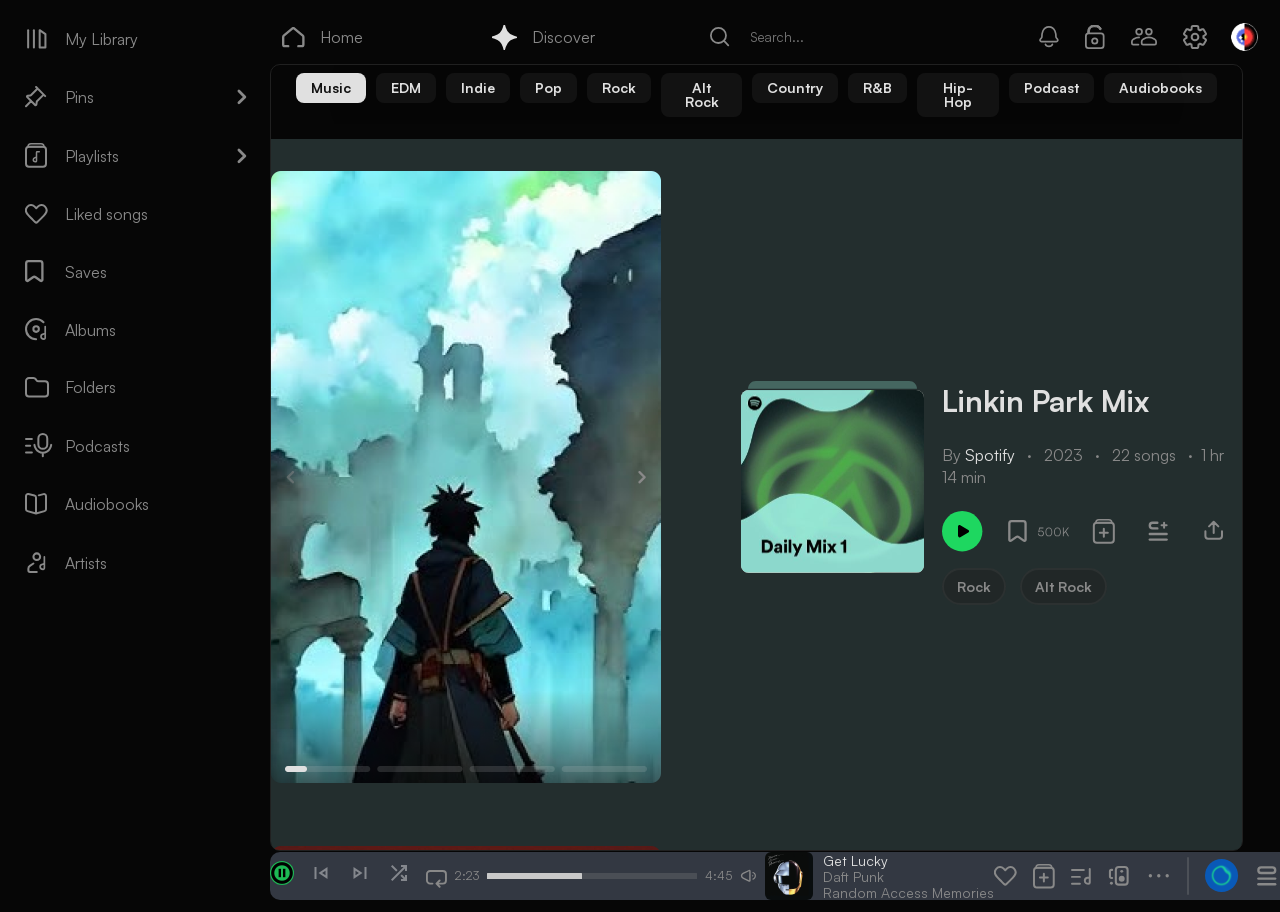
<file: pages/discover/discover.html>
<!doctype html>
<html lang="en">
  <head>
    <meta charset="UTF-8" />
    <meta name="viewport" content="width=device-width, initial-scale=1.0" />
    <title>Spotify-Discover</title>
    <link rel="stylesheet" href="./style.css" />
    <link rel="stylesheet" href="https://fonts.googleapis.com/css2?family=Material+Symbols+Outlined:opsz,wght,FILL,GRAD@20..48,100..700,0..1,-50..200"/>
    <link rel="icon" sizes="32x32" type="image/png" href="../../assets/icons/favicon32.png" />
  </head>

  <body class="admin-layout">
    <input type="checkbox" id="friends-sidebar-toggle" class="hidden-trigger" />
    <header class="header">
      <ul class="menu header__nav_left">
        <li class="header__item">
          <a class="menu__nav" href="../../index.html"
            ><img src="../../assets/icons/icon_home.svg" alt="" />
            <img
              src="../../assets/icons/icon_homeA.svg"
              alt="icon home"
            />Home</a
          >
        </li>
        <li class="header__item">
          <a class="menu__nav" href="#"
            ><img
              src="../../assets/icons/icon_discoverA.svg"
              alt="icon discover"
            />
            <img
              src="../../assets/icons/icon_discoverA.svg"
              alt=""
            />Discover</a
          >
        </li>
        <!-- icon search           -->
        <li class="header__item search">
          <input
            type="text"
            onclick="window.location.href='../search/search.html'"
            placeholder="Search..."
            class="search__bar"
            name="search-bar"
          />
        </li>
      </ul>
      <ul class="menu header__nav_right">
        <!-- icon bell            -->
        <li>
          <a class="menu__nav" href="#">
            <svg
              class="menu__icon"
              width="24"
              height="26"
              viewBox="0 0 24 26"
              fill="none"
              xmlns="http://www.w3.org/2000/svg"
            >
              <path
                d="M19.4546 17.5398H4.39895C3.20929 17.5398 2.55941 16.1522 3.32101 15.2383L4.57552 13.7329C4.79088 13.4745 4.89842 13.1476 4.89514 12.8112C4.8745 10.6918 5.24657 2.80664 11.9268 2.80664C18.607 2.80664 18.9791 10.6918 18.9584 12.8112C18.9552 13.1476 19.0627 13.4745 19.2781 13.7329L20.5326 15.2383C21.2942 16.1522 20.6443 17.5398 19.4546 17.5398Z"
                stroke-width="1.6838"
                stroke-linecap="round"
                stroke-linejoin="round"
              />
              <path
                d="M8.41895 20.3459C8.41895 20.3459 9.12052 22.4507 11.9268 22.4507C14.7331 22.4507 15.4347 20.3459 15.4347 20.3459"
                stroke-width="1.6838"
                stroke-linecap="round"
                stroke-linejoin="round"
              />
            </svg>
          </a>
        </li>
        <!-- icon lock            -->
        <li>
          <a class="menu__nav" href="#">
            <svg
              class="menu__icon"
              width="20"
              height="24"
              viewBox="0 0 20 24"
              fill="none"
              xmlns="http://www.w3.org/2000/svg"
            >
              <path
                d="M14.5457 4.26552C14.7544 4.70905 15.2832 4.89939 15.7267 4.69066C16.1702 4.48192 16.3606 3.95316 16.1518 3.50963L14.5457 4.26552ZM3.61666 7.98816C4.49277 7.84598 4.49283 7.84638 4.49289 7.84675C4.49291 7.84684 4.49296 7.84719 4.49299 7.84737C4.49305 7.84773 4.49309 7.84799 4.49312 7.84814C4.49316 7.84844 4.49314 7.84833 4.49306 7.84781C4.4929 7.84676 4.49249 7.84408 4.49187 7.83981C4.49063 7.83128 4.48854 7.81644 4.48589 7.79571C4.48057 7.75421 4.47303 7.68935 4.46549 7.60449C4.45037 7.43439 4.43548 7.18627 4.43819 6.88671C4.44366 6.28146 4.52078 5.49832 4.79016 4.73233C5.05715 3.97315 5.50453 3.25206 6.24453 2.71568C6.98229 2.18093 8.08614 1.77515 9.7633 1.77515V0C7.79098 0 6.30174 0.481792 5.20273 1.27839C4.10595 2.07338 3.47285 3.12744 3.11555 4.1434C2.76065 5.15256 2.66967 6.14457 2.66311 6.87067C2.6598 7.2368 2.67792 7.5434 2.69731 7.76162C2.70702 7.87092 2.71711 7.95861 2.72511 8.02113C2.72911 8.0524 2.7326 8.07743 2.73528 8.09577C2.73661 8.10494 2.73774 8.11244 2.73863 8.11822C2.73908 8.12111 2.73947 8.12357 2.73979 8.12559C2.73995 8.1266 2.74009 8.1275 2.74022 8.1283C2.74028 8.12869 2.74036 8.1292 2.74039 8.1294C2.74047 8.12989 2.74055 8.13034 3.61666 7.98816ZM9.7633 1.77515C11.2681 1.77515 12.31 2.10211 13.0382 2.55229C13.7643 3.00119 14.2364 3.60832 14.5457 4.26552L16.1518 3.50963C15.7204 2.59289 15.0353 1.70001 13.9716 1.0424C12.91 0.386066 11.5295 0 9.7633 0V1.77515Z"
                fill="#898989"
              />
              <path
                d="M15.9763 8.43188H3.55029C2.07971 8.43188 0.887573 9.62403 0.887573 11.0946V20.4141C0.887573 21.8847 2.07971 23.0768 3.55029 23.0768H15.9763C17.4469 23.0768 18.639 21.8847 18.639 20.4141V11.0946C18.639 9.62403 17.4469 8.43188 15.9763 8.43188Z"
                stroke-width="1.77515"
              />
              <circle
                cx="9.76331"
                cy="15.9763"
                r="2.66272"
                stroke-width="1.77515"
              />
            </svg>
          </a>
        </li>
        <li>
          <label for="friends-sidebar-toggle" class="menu__nav" href="#">
            <img src="../../assets/icons/icon_friends.svg" alt="icon friends" />
            <img
              src="../../assets/icons/icon_friendsActive.svg"
              alt="icon friends"
            />
          </label>
        </li>
        <!-- icon settings            -->
        <li>
          <a class="menu__nav" href="#">
            <svg
              class="menu__icon"
              width="24"
              height="24"
              viewBox="0 0 24 24"
              fill="none"
              xmlns="http://www.w3.org/2000/svg"
            >
              <path
                d="M14.1164 1H9.88363C9.60145 1 9.35689 1.09167 9.14995 1.275C8.94302 1.45833 8.82074 1.6875 8.78312 1.9625L8.4445 4.52C8.19994 4.61167 7.96968 4.72167 7.75371 4.85C7.537 4.97833 7.32517 5.11583 7.11824 5.2625L4.66325 4.2725C4.39988 4.18083 4.13651 4.17167 3.87313 4.245C3.60976 4.31833 3.40283 4.47417 3.25233 4.7125L1.16418 8.26C1.01368 8.49833 0.966651 8.755 1.02309 9.03C1.07952 9.305 1.22062 9.525 1.44636 9.69L3.56273 11.2575C3.54392 11.3858 3.53451 11.5098 3.53451 11.6293V12.3718C3.53451 12.4906 3.54392 12.6142 3.56273 12.7425L1.44636 14.31C1.22062 14.475 1.07952 14.695 1.02309 14.97C0.966651 15.245 1.01368 15.5017 1.16418 15.74L3.25233 19.2875C3.38402 19.5442 3.58606 19.7048 3.85846 19.7693C4.13161 19.8331 4.39988 19.8192 4.66325 19.7275L7.11824 18.7375C7.32517 18.8842 7.54151 19.0217 7.76726 19.15C7.993 19.2783 8.21875 19.3883 8.4445 19.48L8.78312 22.0375C8.82074 22.3125 8.94302 22.5417 9.14995 22.725C9.35689 22.9083 9.60145 23 9.88363 23H14.1164C14.3986 23 14.6431 22.9083 14.85 22.725C15.057 22.5417 15.1793 22.3125 15.2169 22.0375L15.5555 19.48C15.8001 19.3883 16.0307 19.2783 16.2474 19.15C16.4634 19.0217 16.6748 18.8842 16.8818 18.7375L19.3368 19.7275C19.6001 19.8192 19.8635 19.8283 20.1269 19.755C20.3902 19.6817 20.5972 19.5258 20.7477 19.2875L22.8358 15.74C22.9863 15.5017 23.0334 15.245 22.9769 14.97C22.9205 14.695 22.7794 14.475 22.5536 14.31L20.4373 12.7425C20.4561 12.6142 20.4655 12.4906 20.4655 12.3718V11.6293C20.4655 11.5098 20.4467 11.3858 20.4091 11.2575L22.5254 9.69C22.7512 9.525 22.8923 9.305 22.9487 9.03C23.0051 8.755 22.9581 8.49833 22.8076 8.26L20.7195 4.74C20.569 4.50167 20.3575 4.34107 20.0851 4.2582C19.812 4.17607 19.5437 4.18083 19.2803 4.2725L16.8818 5.2625C16.6748 5.11583 16.4585 4.97833 16.2327 4.85C16.007 4.72167 15.7813 4.61167 15.5555 4.52L15.2169 1.9625C15.1793 1.6875 15.057 1.45833 14.85 1.275C14.6431 1.09167 14.3986 1 14.1164 1Z"
                stroke-width="2"
              />
              <circle
                cx="3.34783"
                cy="3.34783"
                r="3.34783"
                transform="matrix(1 0 0 -1 8.65216 15.3478)"
                stroke-width="2"
              />
            </svg>
          </a>
        </li>
        <li>
          <a class="menu__nav" href="#"
            ><img
              src="../../assets/icons/icon_sprite.svg"
              alt="icon sprite" /><img
              src="../../assets/icons/icon_sprite.svg"
              alt="icon sprite"
          /></a>
        </li>
      </ul>
    </header>
    <aside class="aside-bar">
      <ul class="aside-bar__list">
        <li class="aside-bar__item">
          <a class="aside-bar__link aside-bar__icon--active" href="../Library/">
            <img
              src="../../assets/icons/icon_library.svg"
              alt="icon library"
            /><img
              src="../../assets/icons/icon_libraryA.svg"
              alt="icon library"
            />My Library</a
          >
        </li>
        <li class="aside-bar__item aside-bar__item--arrow-right">
          <a href="#" class="aside-bar__link"
            ><img
              src="../../assets/icons/icon_pins.svg"
              alt="icon pins"
            />Pins</a
          >
        </li>
        <li class="aside-bar__item aside-bar__item--arrow-right">
          <a href="../playlists/playlists.html" class="aside-bar__link"
            ><img
              src="../../assets/icons/icon_playlists.svg"
              alt="icon playlists"
            />Playlists</a
          >
        </li>
        <li class="aside-bar__item">
          <a href="../Library/Liked_songs.html" class="aside-bar__link"
            ><img
              src="../../assets/icons/icon_liked.svg"
              alt="icon liked"
            />Liked songs</a
          >
        </li>
        <li class="aside-bar__item">
          <a href="#" class="aside-bar__link"
            ><img
              src="../../assets/icons/icon_saves.svg"
              alt="icon saves"
            />Saves</a
          >
        </li>
        <li class="aside-bar__item">
          <a href="#" class="aside-bar__link"
            ><img
              src="../../assets/icons/icon_albums.svg"
              alt="icon albums"
            />Albums</a
          >
        </li>
        <li class="aside-bar__item">
          <a href="#" class="aside-bar__link"
            ><img
              src="../../assets/icons/icon_folders.svg"
              alt="icon folders"
            />Folders</a
          >
        </li>
        <li class="aside-bar__item">
          <a href="#" class="aside-bar__link"
            ><img
              src="../../assets/icons/icon_podcasts.svg"
              alt="icon podcasts"
            />Podcasts</a
          >
        </li>
        <li class="aside-bar__item">
          <a href="#" class="aside-bar__link"
            ><img
              src="../../assets/icons/icon_audiobooks.svg"
              alt="icon audiobooks"
            />Audiobooks</a
          >
        </li>
        <li class="aside-bar__item">
          <a href="#" class="aside-bar__link"
            ><img
              src="../../assets/icons/icon_artists.svg"
              alt="icon artists"
            />Artists</a
          >
        </li>
      </ul>
    </aside>
    <main class="main">
      <!-- main content -->

      <section class="main_section">
        <header>
          <nav>
            <ul class="main-nav-bar">
              <li>
                <button class="main-nav-bar__btn main-nav-bar__btn--active">
                  Music
                </button>
              </li>
              <li><button class="main-nav-bar__btn">EDM</button></li>
              <li><button class="main-nav-bar__btn">Indie</button></li>
              <li><button class="main-nav-bar__btn">Pop</button></li>
              <li><button class="main-nav-bar__btn">Rock</button></li>
              <li><button class="main-nav-bar__btn">Alt Rock</button></li>
              <li><button class="main-nav-bar__btn">Country</button></li>
              <li><button class="main-nav-bar__btn">R&B</button></li>
              <li><button class="main-nav-bar__btn">Hip-Hop</button></li>
              <li><button class="main-nav-bar__btn">Podcast</button></li>
              <li><button class="main-nav-bar__btn">Audiobooks</button></li>
            </ul>
          </nav>
        </header>
        <div class="container-discover">
        <div class="main__content">
        <div class="main__content__img">
          <img src="../../assets/images/Frame 85.png" alt="image" />
        </div>
        <div class="main__content__artist">
          <img class="main__content__artist__img" src="../../assets/images/Frame 65.svg" alt="image box">
          <div class="main__content__artist__body">
            <h2 class="main__content__artist__title">Linkin Park Mix</h2>
            <p class="main__content__artist__sub-title">By <span class="spoti">Spotify</span><span class="dot"></span> 2023<span class="dot"></span> 22 songs <span class="dot"></span>1 hr 14 min</p>
            <div class="main__content__artist__icons">
              <img src="../../assets/icons/icon-play.svg" alt="icon play">
              <img src="../../assets/icons/icon-saves500k.svg" alt="icon save">
              <img src="../../assets/icons/add-playlist.svg" alt="add playlist">
              <img src="../../assets/icons/icon_menu.svg" alt="icon menu">
              <img src="../../assets/icons/icon_upload.svg" alt="icon upload">
              <img src="../../assets/icons/icon_3dots.svg" alt="3 dots">
            </div>
            <div class="main__content__artist__footer">
              <a class="main-nav-bar__btn" href="#">Rock</a>
              <a class="main-nav-bar__btn" href="#">Alt Rock</a>
            </div>
          </div>
        </div>
        </div>

        <div class="main__content">
        <div class="main__content__img">
          <img src="../../assets/images/Frame 86.png" alt="image" />
        </div>
        <div class="main__content__artist">
          <img class="main__content__artist__img" src="../../assets/images/Frame 66.svg" alt="image box">
          <div class="main__content__artist__body">
            <h2 class="main__content__artist__title">Get Lucky</h2>
            <p class="main__content__artist__sub-title">By <span class="spoti">Daft Punk</span><span class="dot"></span> 2013<span class="dot"></span>6:05</p>
            <div class="main__content__artist__icons">
              <img src="../../assets/icons/icon-play.svg" alt="icon play">
              <img src="../../assets/icons/icon-saves500k.svg" alt="icon save">
              <img src="../../assets/icons/add-playlist.svg" alt="add playlist">
              <img src="../../assets/icons/icon_menu.svg" alt="icon menu">
              <img src="../../assets/icons/icon_upload.svg" alt="icon upload">
              <img src="../../assets/icons/icon_3dots.svg" alt="3 dots">
            </div>
            <div class="main__content__artist__footer">
              <a class="main-nav-bar__btn" href="#">Rock</a>
              <a class="main-nav-bar__btn" href="#">Alt Rock</a>
            </div>
          </div>
        </div>
        </div>

        </div>
      </section>

      <!-- Friends Activity -->
      <section class="friends_activity">
        <header class="friends_activity__header">
          <h3>Friends Activity</h3>
          <nav>
            <ul class="friends_activity__nav-bar">
              <li>
                <button>
                  <img
                    src="../../assets/icons/icon_friend_add.svg"
                    alt="Add Friend"
                  />
                </button>
              </li>
              <li>
                <label for="friends-sidebar-toggle">
                  <img src="../../assets/icons/icon_close.svg" alt="Close" />
                </label>
              </li>
            </ul>
          </nav>
        </header>
        <ul class="friends_activity__list">
          <li class="friends_activity__item">
            <img
              src="../../assets/friend_images/friend4.png"
              alt="Friend Avatar"
              class="friends_activity__item-avatar"
            />
            <div class="friends_activity__item-info">
              <h4 class="friends_activity__item-info-name">
                FriendlyMusicListener
              </h4>
              <div
                class="friends_activity__item-info-activity friends_activity__item-info-activity--active"
              >
                <div class="friends_activity__item-info-activity--active-icon">
                  <img
                    src="../../assets/icons/icon_music-pictogram.svg"
                    alt="Just now"
                  />
                </div>
                <span class="friends_activity__item-info-activity--active-time"
                  >Just now</span
                >
                <p class="friends_activity__item-info-activity-song">
                  Goosebumps
                </p>
                <span class="friends_activity__item-info-activity-separator"
                  >•</span
                >
                <p class="friends_activity__item-info-activity-artist">
                  Travis Scott
                </p>
              </div>
            </div>
          </li>
          <li class="friends_activity__item">
            <img
              src="../../assets/friend_images/friend1.png"
              alt="Friend Avatar"
              class="friends_activity__item-avatar"
            />
            <div class="friends_activity__item-info">
              <h4 class="friends_activity__item-info-name">
                AverageMusicEnjoyer
              </h4>
              <div
                class="friends_activity__item-info-activity friends_activity__item-info-activity--active"
              >
                <div class="friends_activity__item-info-activity--active-icon">
                  <img
                    src="../../assets/icons/icon_music-pictogram.svg"
                    alt="Just now"
                  />
                </div>
                <span class="friends_activity__item-info-activity--active-time"
                  >Just now</span
                >
                <p class="friends_activity__item-info-activity-song">
                  Get Lucky
                </p>
                <span class="friends_activity__item-info-activity-separator"
                  >•</span
                >
                <p class="friends_activity__item-info-activity-artist">
                  Daft Punk
                </p>
              </div>
            </div>
          </li>
          <li class="friends_activity__item">
            <img
              src="../../assets/friend_images/friend2.png"
              alt="Friend Avatar"
              class="friends_activity__item-avatar"
            />
            <div class="friends_activity__item-info">
              <h4 class="friends_activity__item-info-name">MusicEnthusiast</h4>
              <div class="friends_activity__item-info-activity">
                <div class="friends_activity__item-info-activity--active-icon">
                  <img
                    src="../../assets/icons/icon_music-pictogram.svg"
                    alt="Just now"
                  />
                </div>
                <span class="friends_activity__item-info-activity--active-time"
                  >1h</span
                >
                <p class="friends_activity__item-info-activity-song">
                  would he
                </p>
                <span class="friends_activity__item-info-activity-separator"
                  >•</span
                >
                <p class="friends_activity__item-info-activity-artist">joji</p>
              </div>
            </div>
          </li>
          <li class="friends_activity__item">
            <img
              src="../../assets/friend_images/friend3.png"
              alt="Friend Avatar"
              class="friends_activity__item-avatar"
            />
            <div class="friends_activity__item-info">
              <h4 class="friends_activity__item-info-name">IListenToMusic56</h4>
              <div class="friends_activity__item-info-activity">
                <div class="friends_activity__item-info-activity--active-icon">
                  <img
                    src="../../assets/icons/icon_music-pictogram.svg"
                    alt="Just now"
                  />
                </div>
                <span class="friends_activity__item-info-activity--active-time"
                  >6h</span
                >
                <p class="friends_activity__item-info-activity-song">
                  Rockstar
                </p>
                <span class="friends_activity__item-info-activity-separator"
                  >•</span
                >
                <p class="friends_activity__item-info-activity-artist">
                  Post Malone
                </p>
              </div>
            </div>
          </li>
        </ul>
      </section>
    </main>
    <footer class="player">
      <div class="controls">
        <button>
          <span class="material-symbols-outlined pause"> pause_circle </span>
          <span class="material-symbols-outlined play"> play_circle </span>
        </button>
        <button>
          <span class="material-symbols-outlined"> skip_previous </span>
        </button>
        <button>
          <span class="material-symbols-outlined"> skip_next </span>
        </button>
        <button>
          <span class="material-symbols-outlined"> shuffle </span>
        </button>
        <button class="repeat">
          <img src="../../assets/footer-image/repeat.svg" alt="repeat" />
        </button>
      </div>

      <div class="progress-area">
        <p class="time">2:23</p>
        <div class="progress-bar">
          <div class="progress"></div>
        </div>
        <span class="time">4:45</span>
        <a href="#">
          <img src="../../assets/footer-image/dynamics.svg" alt="dynamics" />
        </a>
      </div>

      <div class="song-info">
        <img src="../../assets/footer-image/song-get.svg" alt="Get lucky" />

        <div class="song-text">
          <p class="song-title">Get Lucky</p>
          <p class="song-artist">Daft Punk</p>
          <p class="song-memories">Random Access Memories</p>
        </div>
      </div>
      <div class="actions mobile-desctop">
        <ul>
          <li>
            <a href="#">
              <img
                src="../../assets/footer-image/favourite.svg"
                alt="favorite"
              />
            </a>
          </li>
          <li class="mobile-add">
            <a href="#">
              <img
                src="../../assets/footer-image/add-playlist.svg"
                alt="add-playlist"
              />
            </a>
          </li>
          <li>
            <a href="#">
              <img src="../../assets/footer-image/lyrics.svg" alt="lyrics" />
            </a>
          </li>
          <li>
            <a href="#">
              <img src="../../assets/footer-image/device.svg" alt="device" />
            </a>
          </li>
          <li>
            <a href="#">
              <img src="../../assets/footer-image/semicolon.svg" alt="colon" />
            </a>
          </li>
          <li>
            <img
              src="../../assets/footer-image/horizontal.svg"
              alt="horizontal"
            />
          </li>
          <li>
            <a href="#">
              <img src="../../assets/footer-image/dj.svg" alt="colon" />
            </a>
          </li>
          <li>
            <a href="#">
              <img src="../../assets/footer-image/default.svg" alt="colon" />
            </a>
          </li>
        </ul>
      </div>
    </footer>
  </body>
</html>
</file>
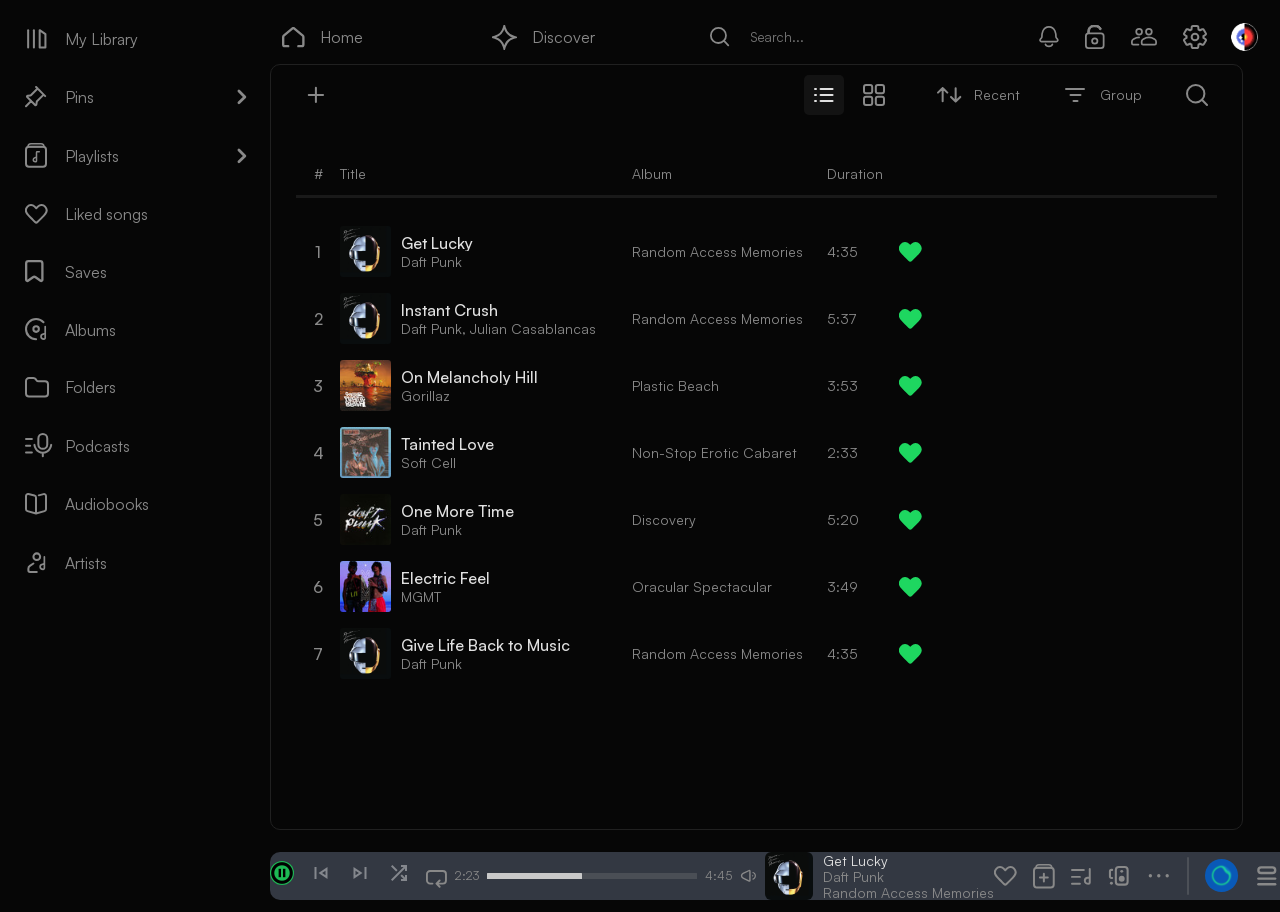
<file: pages/Library/Liked_songs.html>
<!DOCTYPE html>
<html lang="en">
<head>
    <meta charset="UTF-8">
    <meta name="viewport" content="width=device-width, initial-scale=1.0">
    <title>Liked songs</title>
    <link rel="stylesheet" href="./css/library.css" />
    <link rel="stylesheet" href="https://fonts.googleapis.com/css2?family=Material+Symbols+Outlined:opsz,wght,FILL,GRAD@20..48,100..700,0..1,-50..200"/>
    <link rel="icon" sizes="32x32" type="image/png" href="../../assets/icons/favicon32.png" />
</head>
<body class="document_body">

  <input type="checkbox" id="friends-sidebar-toggle" class="hidden-trigger">

  <header class="header">
    <ul class="menu header__nav_left">
      <li class="header__item">
        <a class="menu__nav" href="../../"><img src="../../assets/icons/icon_home.svg" alt="" />
          <img src="../../assets/icons/icon_homeA.svg" alt="icon home" />Home</a>
      </li>
      <li class="header__item">
        <a class="menu__nav" href="../discover/discover.html"><img src="../../assets/icons/icon_discover.svg" alt="icon discover" />
          <img src="../../assets/icons/icon_discoverA.svg" alt="" />Discover</a>
      </li>
      <!-- icon search           -->
      <li class="header__item search">
        <input type="text" onclick="window.location.href='../search/search.html'" placeholder="Search..." class="search__bar" name="search-bar" />
        
      </li>
    </ul>
    <ul class="menu header__nav_right">
      <!-- icon bell            -->
      <li>
        <a class="menu__nav" href="#">
          <svg class="menu__icon" width="24" height="26" viewBox="0 0 24 26" fill="none"
            xmlns="http://www.w3.org/2000/svg">
            <path
              d="M19.4546 17.5398H4.39895C3.20929 17.5398 2.55941 16.1522 3.32101 15.2383L4.57552 13.7329C4.79088 13.4745 4.89842 13.1476 4.89514 12.8112C4.8745 10.6918 5.24657 2.80664 11.9268 2.80664C18.607 2.80664 18.9791 10.6918 18.9584 12.8112C18.9552 13.1476 19.0627 13.4745 19.2781 13.7329L20.5326 15.2383C21.2942 16.1522 20.6443 17.5398 19.4546 17.5398Z"
              stroke-width="1.6838" stroke-linecap="round" stroke-linejoin="round" />
            <path
              d="M8.41895 20.3459C8.41895 20.3459 9.12052 22.4507 11.9268 22.4507C14.7331 22.4507 15.4347 20.3459 15.4347 20.3459"
              stroke-width="1.6838" stroke-linecap="round" stroke-linejoin="round" />
          </svg>
        </a>
      </li>
      <!-- icon lock            -->
      <li>
        <a class="menu__nav" href="#">
          <svg class="menu__icon" width="20" height="24" viewBox="0 0 20 24" fill="none"
            xmlns="http://www.w3.org/2000/svg">
            <path
              d="M14.5457 4.26552C14.7544 4.70905 15.2832 4.89939 15.7267 4.69066C16.1702 4.48192 16.3606 3.95316 16.1518 3.50963L14.5457 4.26552ZM3.61666 7.98816C4.49277 7.84598 4.49283 7.84638 4.49289 7.84675C4.49291 7.84684 4.49296 7.84719 4.49299 7.84737C4.49305 7.84773 4.49309 7.84799 4.49312 7.84814C4.49316 7.84844 4.49314 7.84833 4.49306 7.84781C4.4929 7.84676 4.49249 7.84408 4.49187 7.83981C4.49063 7.83128 4.48854 7.81644 4.48589 7.79571C4.48057 7.75421 4.47303 7.68935 4.46549 7.60449C4.45037 7.43439 4.43548 7.18627 4.43819 6.88671C4.44366 6.28146 4.52078 5.49832 4.79016 4.73233C5.05715 3.97315 5.50453 3.25206 6.24453 2.71568C6.98229 2.18093 8.08614 1.77515 9.7633 1.77515V0C7.79098 0 6.30174 0.481792 5.20273 1.27839C4.10595 2.07338 3.47285 3.12744 3.11555 4.1434C2.76065 5.15256 2.66967 6.14457 2.66311 6.87067C2.6598 7.2368 2.67792 7.5434 2.69731 7.76162C2.70702 7.87092 2.71711 7.95861 2.72511 8.02113C2.72911 8.0524 2.7326 8.07743 2.73528 8.09577C2.73661 8.10494 2.73774 8.11244 2.73863 8.11822C2.73908 8.12111 2.73947 8.12357 2.73979 8.12559C2.73995 8.1266 2.74009 8.1275 2.74022 8.1283C2.74028 8.12869 2.74036 8.1292 2.74039 8.1294C2.74047 8.12989 2.74055 8.13034 3.61666 7.98816ZM9.7633 1.77515C11.2681 1.77515 12.31 2.10211 13.0382 2.55229C13.7643 3.00119 14.2364 3.60832 14.5457 4.26552L16.1518 3.50963C15.7204 2.59289 15.0353 1.70001 13.9716 1.0424C12.91 0.386066 11.5295 0 9.7633 0V1.77515Z"
              fill="#898989" />
            <path
              d="M15.9763 8.43188H3.55029C2.07971 8.43188 0.887573 9.62403 0.887573 11.0946V20.4141C0.887573 21.8847 2.07971 23.0768 3.55029 23.0768H15.9763C17.4469 23.0768 18.639 21.8847 18.639 20.4141V11.0946C18.639 9.62403 17.4469 8.43188 15.9763 8.43188Z"
              stroke-width="1.77515" />
            <circle cx="9.76331" cy="15.9763" r="2.66272" stroke-width="1.77515" />
          </svg>
        </a>
      </li>
      <li>
        <label for="friends-sidebar-toggle" class="menu__nav">
          <img src="../../assets/icons/icon_friends.svg" alt="icon friends"/>
          <img src="../../assets/icons/icon_friendsActive.svg" alt="icon friends"/>
        </label>
      </li>
      <!-- icon settings            -->
      <li>
        <a class="menu__nav" href="#">
          <svg class="menu__icon" width="24" height="24" viewBox="0 0 24 24" fill="none"
            xmlns="http://www.w3.org/2000/svg">
            <path
              d="M14.1164 1H9.88363C9.60145 1 9.35689 1.09167 9.14995 1.275C8.94302 1.45833 8.82074 1.6875 8.78312 1.9625L8.4445 4.52C8.19994 4.61167 7.96968 4.72167 7.75371 4.85C7.537 4.97833 7.32517 5.11583 7.11824 5.2625L4.66325 4.2725C4.39988 4.18083 4.13651 4.17167 3.87313 4.245C3.60976 4.31833 3.40283 4.47417 3.25233 4.7125L1.16418 8.26C1.01368 8.49833 0.966651 8.755 1.02309 9.03C1.07952 9.305 1.22062 9.525 1.44636 9.69L3.56273 11.2575C3.54392 11.3858 3.53451 11.5098 3.53451 11.6293V12.3718C3.53451 12.4906 3.54392 12.6142 3.56273 12.7425L1.44636 14.31C1.22062 14.475 1.07952 14.695 1.02309 14.97C0.966651 15.245 1.01368 15.5017 1.16418 15.74L3.25233 19.2875C3.38402 19.5442 3.58606 19.7048 3.85846 19.7693C4.13161 19.8331 4.39988 19.8192 4.66325 19.7275L7.11824 18.7375C7.32517 18.8842 7.54151 19.0217 7.76726 19.15C7.993 19.2783 8.21875 19.3883 8.4445 19.48L8.78312 22.0375C8.82074 22.3125 8.94302 22.5417 9.14995 22.725C9.35689 22.9083 9.60145 23 9.88363 23H14.1164C14.3986 23 14.6431 22.9083 14.85 22.725C15.057 22.5417 15.1793 22.3125 15.2169 22.0375L15.5555 19.48C15.8001 19.3883 16.0307 19.2783 16.2474 19.15C16.4634 19.0217 16.6748 18.8842 16.8818 18.7375L19.3368 19.7275C19.6001 19.8192 19.8635 19.8283 20.1269 19.755C20.3902 19.6817 20.5972 19.5258 20.7477 19.2875L22.8358 15.74C22.9863 15.5017 23.0334 15.245 22.9769 14.97C22.9205 14.695 22.7794 14.475 22.5536 14.31L20.4373 12.7425C20.4561 12.6142 20.4655 12.4906 20.4655 12.3718V11.6293C20.4655 11.5098 20.4467 11.3858 20.4091 11.2575L22.5254 9.69C22.7512 9.525 22.8923 9.305 22.9487 9.03C23.0051 8.755 22.9581 8.49833 22.8076 8.26L20.7195 4.74C20.569 4.50167 20.3575 4.34107 20.0851 4.2582C19.812 4.17607 19.5437 4.18083 19.2803 4.2725L16.8818 5.2625C16.6748 5.11583 16.4585 4.97833 16.2327 4.85C16.007 4.72167 15.7813 4.61167 15.5555 4.52L15.2169 1.9625C15.1793 1.6875 15.057 1.45833 14.85 1.275C14.6431 1.09167 14.3986 1 14.1164 1Z"
              stroke-width="2" />
            <circle cx="3.34783" cy="3.34783" r="3.34783" transform="matrix(1 0 0 -1 8.65216 15.3478)"
              stroke-width="2" />
          </svg>
        </a>
      </li>
      <li>
        <a class="menu__nav" href="#">
          <img src="../../assets/icons/icon_sprite.svg" alt="icon sprite" />
          <img src="../../assets/icons/icon_sprite.svg" alt="icon sprite" />
        </a>
      </li>
    </ul>
  </header>

  <aside class="aside-bar">
    <ul class="aside-bar__list">
      <li class="aside-bar__item">
        <a class="aside-bar__link aside-bar__icon--active" href="./">
          <img src="../../assets/icons/icon_library.svg" alt="icon library" />
          <img src="../../assets/icons/icon_libraryA.svg" alt="icon library" />
          My Library
        </a>
      </li>
      <li class="aside-bar__item aside-bar__item--arrow-right">
        <a href="#" class="aside-bar__link"><img src="../../assets/icons/icon_pins.svg" alt="icon pins" />Pins</a>
      </li>
      <li class="aside-bar__item aside-bar__item--arrow-right">
        <a href="../playlists/playlists.html" class="aside-bar__link"><img src="../../assets/icons/icon_playlists.svg"
            alt="icon playlists" />Playlists</a>
      </li>
      <li class="aside-bar__item">
        <a href="#" class="aside-bar__link"><img src="../../assets/icons/icon_liked.svg" alt="icon liked" />Liked
          songs</a>
      </li>
      <li class="aside-bar__item">
        <a href="#" class="aside-bar__link"><img src="../../assets/icons/icon_saves.svg" alt="icon saves" />Saves</a>
      </li>
      <li class="aside-bar__item">
        <a href="#" class="aside-bar__link"><img src="../../assets/icons/icon_albums.svg" alt="icon albums" />Albums</a>
      </li>
      <li class="aside-bar__item">
        <a href="#" class="aside-bar__link"><img src="../../assets/icons/icon_folders.svg" alt="icon folders" />Folders</a>
      </li>
      <li class="aside-bar__item">
        <a href="#" class="aside-bar__link"><img src="../../assets/icons/icon_podcasts.svg"
            alt="icon podcasts" />Podcasts</a>
      </li>
      <li class="aside-bar__item">
        <a href="#" class="aside-bar__link"><img src="../../assets/icons/icon_audiobooks.svg"
            alt="icon audiobooks" />Audiobooks</a>
      </li>
      <li class="aside-bar__item">
        <a href="#" class="aside-bar__link"><img src="../../assets/icons/icon_artists.svg" alt="icon artists" />Artists</a>
      </li>
    </ul>
  </aside>

  <main class="main">

    <!-- main content -->
    <section class="main_section">

      <nav class="library_nav_bar library_nav_bar--Liked_songs">
        <ul class="library_nav_bar__items">
          <li>
            <ul class="library_nav_bar__buttons_view">
              <li>
                <!-- List view button -->
                <button class="btn_with_img_only btn_with_img_only--active">
                  <svg width="20" height="14" viewBox="0 0 20 14" fill="none" xmlns="http://www.w3.org/2000/svg">
                  <path d="M6.58398 13H18.584" stroke="#898989" stroke-width="2" stroke-linecap="round"/>
                  <path d="M1 13H2" stroke="#898989" stroke-width="2" stroke-linecap="round"/>
                  <path d="M6.58398 7H18.584" stroke="#898989" stroke-width="2" stroke-linecap="round"/>
                  <path d="M1 7H2" stroke="#898989" stroke-width="2" stroke-linecap="round"/>
                  <path d="M6.58398 1H18.584" stroke="#898989" stroke-width="2" stroke-linecap="round"/>
                  <path d="M1 1H2" stroke="#898989" stroke-width="2" stroke-linecap="round"/>
                  </svg>
                </button>
              </li>
              <li>
                <!-- Grid view button -->
                <button class="btn_with_img_only">
                  <svg width="22" height="22" viewBox="0 0 22 22" fill="none" xmlns="http://www.w3.org/2000/svg">
                  <rect width="8.18182" height="8.18182" rx="2" transform="matrix(1 0 0 -1 1 21)" stroke="#E0E0E0" stroke-width="2"/>
                  <rect width="8.18182" height="8.18182" rx="2" transform="matrix(1 0 0 -1 1 9.18176)" stroke="#E0E0E0" stroke-width="2"/>
                  <rect width="8.18182" height="8.18182" rx="2" transform="matrix(1 0 0 -1 12.8184 21)" stroke="#E0E0E0" stroke-width="2"/>
                  <rect width="8.18182" height="8.18182" rx="2" transform="matrix(1 0 0 -1 12.8184 9.18176)" stroke="#E0E0E0" stroke-width="2"/>
                  </svg>
                </button>
              </li>
            </ul>
          </li>
          <li>
            <ul class="library_nav_bar__buttons_filter">
              <li>
                <!-- Recent button -->
                <button class="btn_with_img">
                  <div class="btn_with_img__icon">
                     <svg width="25" height="16" viewBox="0 0 25 16" fill="none" xmlns="http://www.w3.org/2000/svg">
                      <path d="M5.65327 14.2864L5.65327 1.01023M5.65327 1.01023L10.2964 5.65335M5.65327 1.01023L1.01015 5.65335" stroke="#898989" stroke-width="2.02054" stroke-linecap="round" stroke-linejoin="round"/>
                      <path d="M18.6534 1.28638L18.6534 14.5625M18.6534 14.5625L14.0103 9.9194M18.6534 14.5625L23.2965 9.9194" stroke="#898989" stroke-width="2.02054" stroke-linecap="round" stroke-linejoin="round"/>
                      </svg>
                  </div>
                  <span>Recent</span>
                </button>
              </li>
              <li>
                <!-- Group button -->
                <button class="btn_with_img">
                  <div class="btn_with_img__icon">
                     <svg width="20" height="14" viewBox="0 0 20 14" fill="none" xmlns="http://www.w3.org/2000/svg">
                      <path d="M19 1L1 1" stroke="#898989" stroke-width="2" stroke-linecap="round"/>
                      <path d="M15.4922 7L5.49219 7" stroke="#898989" stroke-width="2" stroke-linecap="round"/>
                      <path d="M12.4922 13H8.49219" stroke="#898989" stroke-width="2" stroke-linecap="round"/>
                      </svg>
                  </div>
                  <span>Group</span>
                </button>
              </li>
              <li>
                <!-- Search button -->
                <button class="btn_with_img_only">
                   <svg width="23" height="23" viewBox="0 0 23 23" fill="none" xmlns="http://www.w3.org/2000/svg">
                    <path d="M15.9158 15.7929C17.4535 14.2244 18.4016 12.0759 18.4016 9.70591C18.4016 4.90343 14.5084 1.01025 9.70591 1.01025C4.90343 1.01025 1.01025 4.90343 1.01025 9.70591C1.01025 14.5084 4.90343 18.4016 9.70591 18.4016C12.1384 18.4016 14.3377 17.4027 15.9158 15.7929ZM15.9158 15.7929L21.0103 21.0103" stroke="#898989" stroke-width="2.02054" stroke-linecap="round"/>
                    </svg>
                </button>
              </li>
            </ul>
          </li>
          <li>
            <!-- Plus button -->
            <button class="btn_with_img_only">
              <svg width="24" height="24" viewBox="0 0 24 24" fill="none" xmlns="http://www.w3.org/2000/svg">
              <path d="M11.9059 4.76246V11.9061M11.9059 19.0498V11.9061M11.9059 11.9061L4.76221 11.9061M11.9059 11.9061H19.0496" stroke="#898989" stroke-width="2.02054" stroke-linecap="round" stroke-linejoin="round"/>
              </svg>
            </button>
          </li>
        </ul>
      </nav>

      <!-- Liked songs section -->
      <section class="liked_songs">
        <table class="liked_songs__table">
          <thead class="liked_songs__header">
            <tr class="liked_songs__header_row">
              <th class="liked_songs__header_item">#</th>
              <th class="liked_songs__header_item">Title</th>
              <th class="liked_songs__header_item">Album</th>
              <th class="liked_songs__header_item">Duration</th>
              <th class="liked_songs__header_item"></th>
            </tr>
          </thead>
          <tbody class="liked_songs__content">
            <tr class="liked_songs__content_row">
              <td class="liked_songs__content_item">1</td>
              <td class="liked_songs__content_item">
                <div class="liked_songs__item recommendation">
                  <img src="../../assets/recommendation_images/recommendation1.png" alt="Daft Punk" class="recommendation__image">
                  <div class="recommendation__info">
                    <h3 class="recommendation__info-title">Get Lucky</h3>
                    <p class="recommendation__info-description">Daft Punk</p>
                  </div>
                </div>
              </td>
              <td class="liked_songs__content_item">Random Access Memories</td>
              <td class="liked_songs__content_item">4:35</td>
              <td class="liked_songs__content_item">
                <ul class="liked_songs__modes">
                  <li>
                    <ul class="liked_songs__modes_main_items">
                      <li>
                        <!-- Like button -->
                        <button class="btn_with_img_only">
                          <img src="./assets/icons/icon_heart_green.svg" alt="Like">
                        </button>
                      </li>
                      <li>
                        <!-- Add to Playlist button -->
                        <button class="btn_with_img_only">
                        </button>
                      </li>
                      <li>
                        <!-- More options button -->
                        <button class="btn_with_img_only">
                        </button>
                      </li>
                    </ul>
                  </li>
                  <li>
                    <ul class="liked_songs__modes_more">
                      <li>
                        <span></span>
                      </li>
                      <li>
                        <button class="btn_with_img_only">
                        </button>
                      </li>
                    </ul>
                  </li>
                </ul>
              </td>
            </tr>
            <tr class="liked_songs__content_row">
              <td class="liked_songs__content_item">2</td>
              <td class="liked_songs__content_item">
                <div class="liked_songs__item recommendation">
                  <img src="../../assets/recommendation_images/recommendation1.png" alt="Daft Punk" class="recommendation__image">
                  <div class="recommendation__info">
                    <h3 class="recommendation__info-title">Instant Crush</h3>
                    <p class="recommendation__info-description">Daft Punk, Julian Casablancas</p>
                  </div>
                </div>
              </td>
              <td class="liked_songs__content_item">Random Access Memories</td>
              <td class="liked_songs__content_item">5:37</td>
              <td class="liked_songs__content_item">
                <ul class="liked_songs__modes">
                  <li>
                    <ul class="liked_songs__modes_main_items">
                      <li>
                        <!-- Like button -->
                        <button class="btn_with_img_only">
                          <img src="./assets/icons/icon_heart_green.svg" alt="Like">
                        </button>
                      </li>
                      <li>
                        <!-- Add to Playlist button -->
                        <button class="btn_with_img_only">
                        </button>
                      </li>
                      <li>
                        <!-- More options button -->
                        <button class="btn_with_img_only">
                        </button>
                      </li>
                    </ul>
                  </li>
                  <li>
                    <ul class="liked_songs__modes_more">
                      <li>
                        <span></span>
                      </li>
                      <li>
                        <button class="btn_with_img_only">
                        </button>
                      </li>
                    </ul>
                  </li>
                </ul>
              </td>
            </tr>
            <tr class="liked_songs__content_row">
              <td class="liked_songs__content_item">3</td>
              <td class="liked_songs__content_item">
                <div class="liked_songs__item recommendation">
                  <img src="./assets/Images_cards/song1.png" alt="Daft Punk" class="recommendation__image">
                  <div class="recommendation__info">
                    <h3 class="recommendation__info-title">On Melancholy Hill</h3>
                    <p class="recommendation__info-description">Gorillaz</p>
                  </div>
                </div>
              </td>
              <td class="liked_songs__content_item">Plastic Beach</td>
              <td class="liked_songs__content_item">3:53</td>
              <td class="liked_songs__content_item">
                <ul class="liked_songs__modes">
                  <li>
                    <ul class="liked_songs__modes_main_items">
                      <li>
                        <!-- Like button -->
                        <button class="btn_with_img_only">
                          <img src="./assets/icons/icon_heart_green.svg" alt="Like">
                        </button>
                      </li>
                      <li>
                        <!-- Add to Playlist button -->
                        <button class="btn_with_img_only">
                        </button>
                      </li>
                      <li>
                        <!-- More options button -->
                        <button class="btn_with_img_only">
                        </button>
                      </li>
                    </ul>
                  </li>
                  <li>
                    <ul class="liked_songs__modes_more">
                      <li>
                        <span></span>
                      </li>
                      <li>
                        <button class="btn_with_img_only">
                        </button>
                      </li>
                    </ul>
                  </li>
                </ul>
              </td>
            </tr>
            <tr class="liked_songs__content_row">
              <td class="liked_songs__content_item">4</td>
              <td class="liked_songs__content_item">
                <div class="liked_songs__item recommendation">
                  <img src="./assets/Images_cards/song2.png" alt="Daft Punk" class="recommendation__image">
                  <div class="recommendation__info">
                    <h3 class="recommendation__info-title">Tainted Love</h3>
                    <p class="recommendation__info-description">Soft Cell</p>
                  </div>
                </div>
              </td>
              <td class="liked_songs__content_item">Non-Stop Erotic Cabaret</td>
              <td class="liked_songs__content_item">2:33</td>
              <td class="liked_songs__content_item">
                <ul class="liked_songs__modes">
                  <li>
                    <ul class="liked_songs__modes_main_items">
                      <li>
                        <!-- Like button -->
                        <button class="btn_with_img_only">
                          <img src="./assets/icons/icon_heart_green.svg" alt="Like">
                        </button>
                      </li>
                      <li>
                        <!-- Add to Playlist button -->
                        <button class="btn_with_img_only">
                        </button>
                      </li>
                      <li>
                        <!-- More options button -->
                        <button class="btn_with_img_only">
                        </button>
                      </li>
                    </ul>
                  </li>
                  <li>
                    <ul class="liked_songs__modes_more">
                      <li>
                        <span></span>
                      </li>
                      <li>
                        <button class="btn_with_img_only">
                        </button>
                      </li>
                    </ul>
                  </li>
                </ul>
              </td>
            </tr>
            <tr class="liked_songs__content_row">
              <td class="liked_songs__content_item">5</td>
              <td class="liked_songs__content_item">
                <div class="liked_songs__item recommendation">
                  <img src="./assets/Images_cards/song3.png" alt="One More Time" class="recommendation__image">
                  <div class="recommendation__info">
                    <h3 class="recommendation__info-title">One More Time</h3>
                    <p class="recommendation__info-description">Daft Punk</p>
                  </div>
                </div>
              </td>
              <td class="liked_songs__content_item">Discovery</td>
              <td class="liked_songs__content_item">5:20</td>
              <td class="liked_songs__content_item">
                <ul class="liked_songs__modes">
                  <li>
                    <ul class="liked_songs__modes_main_items">
                      <li>
                        <!-- Like button -->
                        <button class="btn_with_img_only">
                          <img src="./assets/icons/icon_heart_green.svg" alt="Like">
                        </button>
                      </li>
                      <li>
                        <!-- Add to Playlist button -->
                        <button class="btn_with_img_only">
                        </button>
                      </li>
                      <li>
                        <!-- More options button -->
                        <button class="btn_with_img_only">
                        </button>
                      </li>
                    </ul>
                  </li>
                  <li>
                    <ul class="liked_songs__modes_more">
                      <li>
                        <span></span>
                      </li>
                      <li>
                        <button class="btn_with_img_only">
                        </button>
                      </li>
                    </ul>
                  </li>
                </ul>
              </td>
            </tr>
            <tr class="liked_songs__content_row">
              <td class="liked_songs__content_item">6</td>
              <td class="liked_songs__content_item">
                <div class="liked_songs__item recommendation">
                  <img src="./assets/Images_cards/song4.png" alt="Electric Feel" class="recommendation__image">
                  <div class="recommendation__info">
                    <h3 class="recommendation__info-title">Electric Feel</h3>
                    <p class="recommendation__info-description">MGMT</p>
                  </div>
                </div>
              </td>
              <td class="liked_songs__content_item">Oracular Spectacular</td>
              <td class="liked_songs__content_item">3:49</td>
              <td class="liked_songs__content_item">
                <ul class="liked_songs__modes">
                  <li>
                    <ul class="liked_songs__modes_main_items">
                      <li>
                        <!-- Like button -->
                        <button class="btn_with_img_only">
                          <img src="./assets/icons/icon_heart_green.svg" alt="Like">
                        </button>
                      </li>
                      <li>
                        <!-- Add to Playlist button -->
                        <button class="btn_with_img_only">
                        </button>
                      </li>
                      <li>
                        <!-- More options button -->
                        <button class="btn_with_img_only">
                        </button>
                      </li>
                    </ul>
                  </li>
                  <li>
                    <ul class="liked_songs__modes_more">
                      <li>
                        <span></span>
                      </li>
                      <li>
                        <button class="btn_with_img_only">
                        </button>
                      </li>
                    </ul>
                  </li>
                </ul>
              </td>
            </tr>
            <tr class="liked_songs__content_row">
              <td class="liked_songs__content_item">7</td>
              <td class="liked_songs__content_item">
                <div class="liked_songs__item recommendation">
                  <img src="../../assets/recommendation_images/recommendation1.png" alt="Daft Punk" class="recommendation__image">
                  <div class="recommendation__info">
                    <h3 class="recommendation__info-title">Give Life Back to Music</h3>
                    <p class="recommendation__info-description">Daft Punk</p>
                  </div>
                </div>
              </td>
              <td class="liked_songs__content_item">Random Access Memories</td>
              <td class="liked_songs__content_item">4:35</td>
              <td class="liked_songs__content_item">
                <ul class="liked_songs__modes">
                  <li>
                    <ul class="liked_songs__modes_main_items">
                      <li>
                        <!-- Like button -->
                        <button class="btn_with_img_only">
                          <img src="./assets/icons/icon_heart_green.svg" alt="Like">
                        </button>
                      </li>
                      <li>
                        <!-- Add to Playlist button -->
                        <button class="btn_with_img_only">
                        </button>
                      </li>
                      <li>
                        <!-- More options button -->
                        <button class="btn_with_img_only">
                        </button>
                      </li>
                    </ul>
                  </li>
                  <li>
                    <ul class="liked_songs__modes_more">
                      <li>
                        <span></span>
                      </li>
                      <li>
                        <button class="btn_with_img_only">
                        </button>
                      </li>
                    </ul>
                  </li>
                </ul>
              </td>
            </tr>
          </tbody>
        </table>
      </section>
    </section>

    <!-- Friends Activity -->
    <section class="friends_activity">
      <header class="friends_activity__header">
        <h3>
          Friends Activity
        </h3>
        <nav>
          <ul class="friends_activity__nav-bar">
            <li>
              <button class="btn_with_img_only">
                <svg width="24" height="26" viewBox="0 0 24 26" fill="none" xmlns="http://www.w3.org/2000/svg">
                <path d="M15.1541 6.73512C15.1541 8.59498 13.6464 10.1027 11.7865 10.1027C9.92666 10.1027 8.41895 8.59498 8.41895 6.73512C8.41895 4.87527 9.92666 3.36755 11.7865 3.36755C13.6464 3.36755 15.1541 4.87527 15.1541 6.73512Z" stroke="#898989" stroke-width="2.02054"/>
                <path d="M8.41903 13.4703L4.86725 15.8382C3.9304 16.4628 3.36768 17.5142 3.36768 18.6402V20.3177C3.36768 21.1857 4.07127 21.8893 4.93921 21.8893H17.6798" stroke="#898989" stroke-width="2.02054" stroke-linecap="round" stroke-linejoin="round"/>
                <path d="M15.1541 14.3124H17.6797M20.2054 14.3124H17.6797M17.6797 14.3124V11.7867M17.6797 14.3124V16.8381" stroke="#898989" stroke-width="2.02054" stroke-linecap="round" stroke-linejoin="round"/>
                </svg>
              </button>
            </li>
            <li>
              <label for="friends-sidebar-toggle" class="btn_with_img_only">
                <svg width="17" height="17" viewBox="0 0 17 17" fill="none" xmlns="http://www.w3.org/2000/svg">
                <path d="M13.4701 3.36743L8.41878 8.41878M3.36743 13.4701L8.41878 8.41878M8.41878 8.41878L3.36743 3.36743M8.41878 8.41878L13.4701 13.4701" stroke="#898989" stroke-width="2.02054" stroke-linecap="round" stroke-linejoin="round"/>
                </svg>
              </label>
            </li>
          </ul>
        </nav>
      </header>
      <ul class="friends_activity__list">
        <li class="friends_activity__item">
          <img src="../../assets/friend_images/friend4.png" alt="Friend Avatar" class="friends_activity__item-avatar">
          <div class="friends_activity__item-info">
            <h4 class="friends_activity__item-info-name">FriendlyMusicListener</h4>
            <div class="friends_activity__item-info-activity friends_activity__item-info-activity--active">
              <div class="friends_activity__item-info-activity--active-icon">
                <img src="../../assets/icons/icon_music-pictogram.svg" alt="Just now">
              </div>
              <span class="friends_activity__item-info-activity--active-time">Just now</span>
              <p class="friends_activity__item-info-activity-song">Goosebumps</p>
              <span class="friends_activity__item-info-activity-separator">•</span>
              <p class="friends_activity__item-info-activity-artist">Travis Scott</p>
            </div>
          </div>
        </li>
        <li class="friends_activity__item">
          <img src="../../assets/friend_images/friend1.png" alt="Friend Avatar" class="friends_activity__item-avatar">
          <div class="friends_activity__item-info">
            <h4 class="friends_activity__item-info-name">AverageMusicEnjoyer</h4>
            <div class="friends_activity__item-info-activity friends_activity__item-info-activity--active">
              <div class="friends_activity__item-info-activity--active-icon">
                <img src="../../assets/icons/icon_music-pictogram.svg" alt="Just now">
              </div>
              <span class="friends_activity__item-info-activity--active-time">Just now</span>
              <p class="friends_activity__item-info-activity-song">Get Lucky</p>
              <span class="friends_activity__item-info-activity-separator">•</span>
              <p class="friends_activity__item-info-activity-artist">Daft Punk</p>
            </div>
          </div>
        </li>
        <li class="friends_activity__item">
          <img src="../../assets/friend_images/friend2.png" alt="Friend Avatar" class="friends_activity__item-avatar">
          <div class="friends_activity__item-info">
            <h4 class="friends_activity__item-info-name">MusicEnthusiast</h4>
            <div class="friends_activity__item-info-activity">
              <div class="friends_activity__item-info-activity--active-icon">
                <img src="../../assets/icons/icon_music-pictogram.svg" alt="Just now">
              </div>
              <span class="friends_activity__item-info-activity--active-time">1h</span>
              <p class="friends_activity__item-info-activity-song">would he</p>
              <span class="friends_activity__item-info-activity-separator">•</span>
              <p class="friends_activity__item-info-activity-artist">joji</p>
            </div>
          </div>
        </li>
        <li class="friends_activity__item">
          <img src="../../assets/friend_images/friend3.png" alt="Friend Avatar" class="friends_activity__item-avatar">
          <div class="friends_activity__item-info">
            <h4 class="friends_activity__item-info-name">IListenToMusic56</h4>
            <div class="friends_activity__item-info-activity">
              <div class="friends_activity__item-info-activity--active-icon">
                <img src="../../assets/icons/icon_music-pictogram.svg" alt="Just now">
              </div>
              <span class="friends_activity__item-info-activity--active-time">6h</span>
              <p class="friends_activity__item-info-activity-song">Rockstar</p>
              <span class="friends_activity__item-info-activity-separator">•</span>
              <p class="friends_activity__item-info-activity-artist">Post Malone</p>
            </div>
          </div>
        </li>
      </ul>
    </section>
  </main>
  <footer class="player">
    <div class="controls">
      <button>
        <span class="material-symbols-outlined pause"> pause_circle </span>
        <span class="material-symbols-outlined play"> play_circle </span>
      </button>
      <button>
        <span class="material-symbols-outlined"> skip_previous </span>
      </button>
      <button>
        <span class="material-symbols-outlined"> skip_next </span>
      </button>
      <button>
        <span class="material-symbols-outlined"> shuffle </span>
      </button>
      <button class="repeat">
        <img src="../../assets/footer-image/repeat.svg" alt="repeat" />
      </button>
    </div>

    <div class="progress-area">
      <p class="time">2:23</p>
      <div class="progress-bar">
        <div class="progress"></div>
      </div>
      <span class="time">4:45</span>
      <a href="#">
        <img src="../../assets/footer-image/dynamics.svg" alt="dynamics" />
      </a>
    </div>

    <div class="song-info">
      <img src="../../assets/footer-image/song-get.svg" alt="Get lucky" />

      <div class="song-text">
        <p class="song-title">Get Lucky</p>
        <p class="song-artist">Daft Punk</p>
        <p class="song-memories">Random Access Memories</p>
      </div>
    </div>
    <div class="actions mobile-desctop">
      <ul>
        <li>
          <a href="#">
            <img src="../../assets/footer-image/favourite.svg" alt="favorite" />
          </a>
        </li>
        <li class="mobile-add">
          <a href="#">
            <img src="../../assets/footer-image/add-playlist.svg" alt="add-playlist" />
          </a>
        </li>
        <li>
          <a href="#">
            <img src="../../assets/footer-image/lyrics.svg" alt="lyrics" />
          </a>
        </li>
        <li>
          <a href="#">
            <img src="../../assets/footer-image/device.svg" alt="device" />
          </a>
        </li>
        <li>
          <a href="#">
            <img src="../../assets/footer-image/semicolon.svg" alt="colon" />
          </a>
        </li>
        <li>
          <img src="../../assets/footer-image/horizontal.svg" alt="horizontal" />
        </li>
        <li>
          <a href="#">
            <img src="../../assets/footer-image/dj.svg" alt="colon" />
          </a>
        </li>
        <li>
          <a href="#">
            <img src="../../assets/footer-image/default.svg" alt="colon" />
          </a>
        </li>
      </ul>
      
    </div>
  </footer>

</body>
</html>
</file>
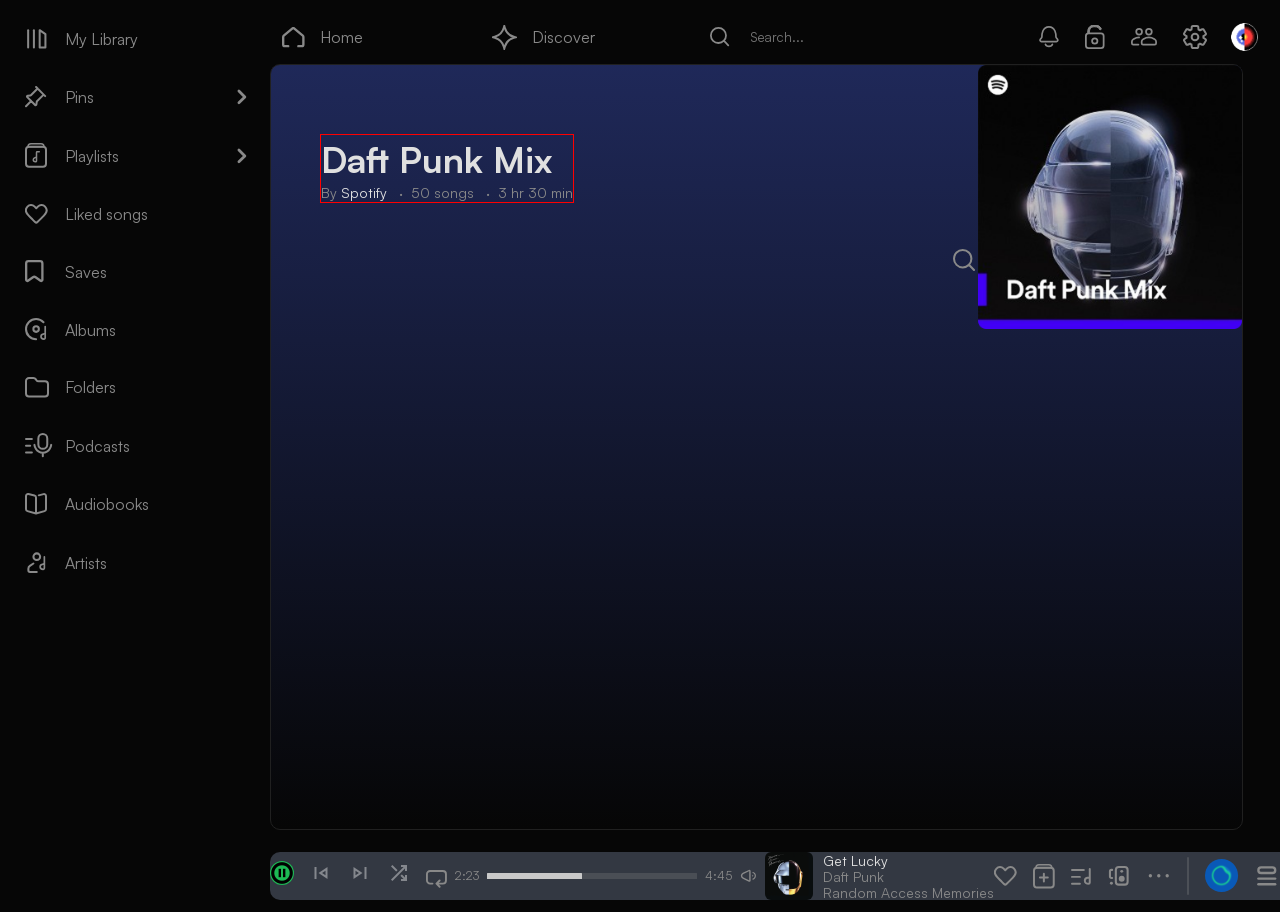
<file: pages/playlists/playlists.html>
<!doctype html>
<html lang="en">
  <head>
    <meta charset="UTF-8" />
    <meta name="viewport" content="width=device-width, initial-scale=1.0" />
    <title>Spotify-Discover</title>
    <link rel="stylesheet" href="./style.css" />
    <link
      rel="stylesheet"
      href="https://fonts.googleapis.com/css2?family=Material+Symbols+Outlined:opsz,wght,FILL,GRAD@20..48,100..700,0..1,-50..200"
    />
    <link
      rel="icon"
      sizes="32x32"
      type="image/png"
      href="../../assets/icons/favicon32.png"
    />
  </head>

  <body class="admin-layout">
    <input type="checkbox" id="friends-sidebar-toggle" class="hidden-trigger" />
    <header class="header">
      <ul class="menu header__nav_left">
        <li class="header__item">
          <a class="menu__nav" href="../../index.html"
            ><img src="../../assets/icons/icon_home.svg" alt="" />
            <img
              src="../../assets/icons/icon_homeA.svg"
              alt="icon home"
            />Home</a
          >
        </li>
        <li class="header__item">
          <a class="menu__nav" href="../discover/discover.html"
            ><img
              src="../../assets/icons/icon_discover.svg"
              alt="icon discover"
            />
            <img
              src="../../assets/icons/icon_discoverA.svg"
              alt=""
            />Discover</a
          >
        </li>
        <!-- icon search           -->
        <li class="header__item search">
          <input
            type="text"
            onclick="window.location.href='../search/search.html'"
            placeholder="Search..."
            class="search__bar"
            name="search-bar"
          />
        </li>
      </ul>
      <ul class="menu header__nav_right">
        <!-- icon bell            -->
        <li>
          <a class="menu__nav" href="#">
            <svg
              class="menu__icon"
              width="24"
              height="26"
              viewBox="0 0 24 26"
              fill="none"
              xmlns="http://www.w3.org/2000/svg"
            >
              <path
                d="M19.4546 17.5398H4.39895C3.20929 17.5398 2.55941 16.1522 3.32101 15.2383L4.57552 13.7329C4.79088 13.4745 4.89842 13.1476 4.89514 12.8112C4.8745 10.6918 5.24657 2.80664 11.9268 2.80664C18.607 2.80664 18.9791 10.6918 18.9584 12.8112C18.9552 13.1476 19.0627 13.4745 19.2781 13.7329L20.5326 15.2383C21.2942 16.1522 20.6443 17.5398 19.4546 17.5398Z"
                stroke-width="1.6838"
                stroke-linecap="round"
                stroke-linejoin="round"
              />
              <path
                d="M8.41895 20.3459C8.41895 20.3459 9.12052 22.4507 11.9268 22.4507C14.7331 22.4507 15.4347 20.3459 15.4347 20.3459"
                stroke-width="1.6838"
                stroke-linecap="round"
                stroke-linejoin="round"
              />
            </svg>
          </a>
        </li>
        <!-- icon lock            -->
        <li>
          <a class="menu__nav" href="#">
            <svg
              class="menu__icon"
              width="20"
              height="24"
              viewBox="0 0 20 24"
              fill="none"
              xmlns="http://www.w3.org/2000/svg"
            >
              <path
                d="M14.5457 4.26552C14.7544 4.70905 15.2832 4.89939 15.7267 4.69066C16.1702 4.48192 16.3606 3.95316 16.1518 3.50963L14.5457 4.26552ZM3.61666 7.98816C4.49277 7.84598 4.49283 7.84638 4.49289 7.84675C4.49291 7.84684 4.49296 7.84719 4.49299 7.84737C4.49305 7.84773 4.49309 7.84799 4.49312 7.84814C4.49316 7.84844 4.49314 7.84833 4.49306 7.84781C4.4929 7.84676 4.49249 7.84408 4.49187 7.83981C4.49063 7.83128 4.48854 7.81644 4.48589 7.79571C4.48057 7.75421 4.47303 7.68935 4.46549 7.60449C4.45037 7.43439 4.43548 7.18627 4.43819 6.88671C4.44366 6.28146 4.52078 5.49832 4.79016 4.73233C5.05715 3.97315 5.50453 3.25206 6.24453 2.71568C6.98229 2.18093 8.08614 1.77515 9.7633 1.77515V0C7.79098 0 6.30174 0.481792 5.20273 1.27839C4.10595 2.07338 3.47285 3.12744 3.11555 4.1434C2.76065 5.15256 2.66967 6.14457 2.66311 6.87067C2.6598 7.2368 2.67792 7.5434 2.69731 7.76162C2.70702 7.87092 2.71711 7.95861 2.72511 8.02113C2.72911 8.0524 2.7326 8.07743 2.73528 8.09577C2.73661 8.10494 2.73774 8.11244 2.73863 8.11822C2.73908 8.12111 2.73947 8.12357 2.73979 8.12559C2.73995 8.1266 2.74009 8.1275 2.74022 8.1283C2.74028 8.12869 2.74036 8.1292 2.74039 8.1294C2.74047 8.12989 2.74055 8.13034 3.61666 7.98816ZM9.7633 1.77515C11.2681 1.77515 12.31 2.10211 13.0382 2.55229C13.7643 3.00119 14.2364 3.60832 14.5457 4.26552L16.1518 3.50963C15.7204 2.59289 15.0353 1.70001 13.9716 1.0424C12.91 0.386066 11.5295 0 9.7633 0V1.77515Z"
                fill="#898989"
              />
              <path
                d="M15.9763 8.43188H3.55029C2.07971 8.43188 0.887573 9.62403 0.887573 11.0946V20.4141C0.887573 21.8847 2.07971 23.0768 3.55029 23.0768H15.9763C17.4469 23.0768 18.639 21.8847 18.639 20.4141V11.0946C18.639 9.62403 17.4469 8.43188 15.9763 8.43188Z"
                stroke-width="1.77515"
              />
              <circle
                cx="9.76331"
                cy="15.9763"
                r="2.66272"
                stroke-width="1.77515"
              />
            </svg>
          </a>
        </li>
        <li>
          <label for="friends-sidebar-toggle" class="menu__nav" href="#">
            <img src="../../assets/icons/icon_friends.svg" alt="icon friends" />
            <img
              src="../../assets/icons/icon_friendsActive.svg"
              alt="icon friends"
            />
          </label>
        </li>
        <!-- icon settings            -->
        <li>
          <a class="menu__nav" href="#">
            <svg
              class="menu__icon"
              width="24"
              height="24"
              viewBox="0 0 24 24"
              fill="none"
              xmlns="http://www.w3.org/2000/svg"
            >
              <path
                d="M14.1164 1H9.88363C9.60145 1 9.35689 1.09167 9.14995 1.275C8.94302 1.45833 8.82074 1.6875 8.78312 1.9625L8.4445 4.52C8.19994 4.61167 7.96968 4.72167 7.75371 4.85C7.537 4.97833 7.32517 5.11583 7.11824 5.2625L4.66325 4.2725C4.39988 4.18083 4.13651 4.17167 3.87313 4.245C3.60976 4.31833 3.40283 4.47417 3.25233 4.7125L1.16418 8.26C1.01368 8.49833 0.966651 8.755 1.02309 9.03C1.07952 9.305 1.22062 9.525 1.44636 9.69L3.56273 11.2575C3.54392 11.3858 3.53451 11.5098 3.53451 11.6293V12.3718C3.53451 12.4906 3.54392 12.6142 3.56273 12.7425L1.44636 14.31C1.22062 14.475 1.07952 14.695 1.02309 14.97C0.966651 15.245 1.01368 15.5017 1.16418 15.74L3.25233 19.2875C3.38402 19.5442 3.58606 19.7048 3.85846 19.7693C4.13161 19.8331 4.39988 19.8192 4.66325 19.7275L7.11824 18.7375C7.32517 18.8842 7.54151 19.0217 7.76726 19.15C7.993 19.2783 8.21875 19.3883 8.4445 19.48L8.78312 22.0375C8.82074 22.3125 8.94302 22.5417 9.14995 22.725C9.35689 22.9083 9.60145 23 9.88363 23H14.1164C14.3986 23 14.6431 22.9083 14.85 22.725C15.057 22.5417 15.1793 22.3125 15.2169 22.0375L15.5555 19.48C15.8001 19.3883 16.0307 19.2783 16.2474 19.15C16.4634 19.0217 16.6748 18.8842 16.8818 18.7375L19.3368 19.7275C19.6001 19.8192 19.8635 19.8283 20.1269 19.755C20.3902 19.6817 20.5972 19.5258 20.7477 19.2875L22.8358 15.74C22.9863 15.5017 23.0334 15.245 22.9769 14.97C22.9205 14.695 22.7794 14.475 22.5536 14.31L20.4373 12.7425C20.4561 12.6142 20.4655 12.4906 20.4655 12.3718V11.6293C20.4655 11.5098 20.4467 11.3858 20.4091 11.2575L22.5254 9.69C22.7512 9.525 22.8923 9.305 22.9487 9.03C23.0051 8.755 22.9581 8.49833 22.8076 8.26L20.7195 4.74C20.569 4.50167 20.3575 4.34107 20.0851 4.2582C19.812 4.17607 19.5437 4.18083 19.2803 4.2725L16.8818 5.2625C16.6748 5.11583 16.4585 4.97833 16.2327 4.85C16.007 4.72167 15.7813 4.61167 15.5555 4.52L15.2169 1.9625C15.1793 1.6875 15.057 1.45833 14.85 1.275C14.6431 1.09167 14.3986 1 14.1164 1Z"
                stroke-width="2"
              />
              <circle
                cx="3.34783"
                cy="3.34783"
                r="3.34783"
                transform="matrix(1 0 0 -1 8.65216 15.3478)"
                stroke-width="2"
              />
            </svg>
          </a>
        </li>
        <li>
          <a class="menu__nav" href="#"
            ><img
              src="../../assets/icons/icon_sprite.svg"
              alt="icon sprite" /><img
              src="../../assets/icons/icon_sprite.svg"
              alt="icon sprite"
          /></a>
        </li>
      </ul>
    </header>
    <aside class="aside-bar">
      <ul class="aside-bar__list">
        <li class="aside-bar__item">
          <a class="aside-bar__link aside-bar__icon--active" href="../Library/">
            <img
              src="../../assets/icons/icon_library.svg"
              alt="icon library"
            /><img
              src="../../assets/icons/icon_libraryA.svg"
              alt="icon library"
            />My Library</a
          >
        </li>
        <li class="aside-bar__item aside-bar__item--arrow-right">
          <a href="#" class="aside-bar__link"
            ><img
              src="../../assets/icons/icon_pins.svg"
              alt="icon pins"
            />Pins</a
          >
        </li>
        <li class="aside-bar__item aside-bar__item--arrow-right">
          <a href="../Library/Liked_songs.html" class="aside-bar__link"
            ><img
              src="../../assets/icons/icon_playlists.svg"
              alt="icon playlists"
            />Playlists</a
          >
        </li>
        <li class="aside-bar__item">
          <a href="../Library/Liked_songs.html" class="aside-bar__link"
            ><img
              src="../../assets/icons/icon_liked.svg"
              alt="icon liked"
            />Liked songs</a
          >
        </li>
        <li class="aside-bar__item">
          <a href="#" class="aside-bar__link"
            ><img
              src="../../assets/icons/icon_saves.svg"
              alt="icon saves"
            />Saves</a
          >
        </li>
        <li class="aside-bar__item">
          <a href="#" class="aside-bar__link"
            ><img
              src="../../assets/icons/icon_albums.svg"
              alt="icon albums"
            />Albums</a
          >
        </li>
        <li class="aside-bar__item">
          <a href="#" class="aside-bar__link"
            ><img
              src="../../assets/icons/icon_folders.svg"
              alt="icon folders"
            />Folders</a
          >
        </li>
        <li class="aside-bar__item">
          <a href="#" class="aside-bar__link"
            ><img
              src="../../assets/icons/icon_podcasts.svg"
              alt="icon podcasts"
            />Podcasts</a
          >
        </li>
        <li class="aside-bar__item">
          <a href="#" class="aside-bar__link"
            ><img
              src="../../assets/icons/icon_audiobooks.svg"
              alt="icon audiobooks"
            />Audiobooks</a
          >
        </li>
        <li class="aside-bar__item">
          <a href="#" class="aside-bar__link"
            ><img
              src="../../assets/icons/icon_artists.svg"
              alt="icon artists"
            />Artists</a
          >
        </li>
      </ul>
    </aside>
    <main class="main">
      <!-- main content -->

      <section class="main_section playlist">
        <div class="playlist__headerL">
          <h1 class="playlist__headerL__title">Daft Punk Mix</h1>
          <p class="playlist__headerL__content"></p>
          <p class="playlist__headerL__sub-title">By <span class="spoti">Spotify</span><span class="dot"></span>50 songs <span class="dot"></span>3 hr 30 min</p>
        </div>
        <div class="playlist__headerR">
          <a href="#"><img src="../../assets/icons/icon_search.svg" alt="icon search"></a>
        </div>
        <aside class="playlist__aside">
          <img src="./images/image-duft-punk.png" alt="">
        </aside>
        <main class="playlist__main"></main>
      </section> 


      <!-- Friends Activity -->
      <section class="friends_activity">
        <header class="friends_activity__header">
          <h3>Friends Activity</h3>
          <nav>
            <ul class="friends_activity__nav-bar">
              <li>
                <button>
                  <img
                    src="../../assets/icons/icon_friend_add.svg"
                    alt="Add Friend"
                  />
                </button>
              </li>
              <li>
                <label for="friends-sidebar-toggle">
                  <img src="../../assets/icons/icon_close.svg" alt="Close" />
                </label>
              </li>
            </ul>
          </nav>
        </header>
        <ul class="friends_activity__list">
          <li class="friends_activity__item">
            <img
              src="../../assets/friend_images/friend4.png"
              alt="Friend Avatar"
              class="friends_activity__item-avatar"
            />
            <div class="friends_activity__item-info">
              <h4 class="friends_activity__item-info-name">
                FriendlyMusicListener
              </h4>
              <div
                class="friends_activity__item-info-activity friends_activity__item-info-activity--active"
              >
                <div class="friends_activity__item-info-activity--active-icon">
                  <img
                    src="../../assets/icons/icon_music-pictogram.svg"
                    alt="Just now"
                  />
                </div>
                <span class="friends_activity__item-info-activity--active-time"
                  >Just now</span
                >
                <p class="friends_activity__item-info-activity-song">
                  Goosebumps
                </p>
                <span class="friends_activity__item-info-activity-separator"
                  >•</span
                >
                <p class="friends_activity__item-info-activity-artist">
                  Travis Scott
                </p>
              </div>
            </div>
          </li>
          <li class="friends_activity__item">
            <img
              src="../../assets/friend_images/friend1.png"
              alt="Friend Avatar"
              class="friends_activity__item-avatar"
            />
            <div class="friends_activity__item-info">
              <h4 class="friends_activity__item-info-name">
                AverageMusicEnjoyer
              </h4>
              <div
                class="friends_activity__item-info-activity friends_activity__item-info-activity--active"
              >
                <div class="friends_activity__item-info-activity--active-icon">
                  <img
                    src="../../assets/icons/icon_music-pictogram.svg"
                    alt="Just now"
                  />
                </div>
                <span class="friends_activity__item-info-activity--active-time"
                  >Just now</span
                >
                <p class="friends_activity__item-info-activity-song">
                  Get Lucky
                </p>
                <span class="friends_activity__item-info-activity-separator"
                  >•</span
                >
                <p class="friends_activity__item-info-activity-artist">
                  Daft Punk
                </p>
              </div>
            </div>
          </li>
          <li class="friends_activity__item">
            <img
              src="../../assets/friend_images/friend2.png"
              alt="Friend Avatar"
              class="friends_activity__item-avatar"
            />
            <div class="friends_activity__item-info">
              <h4 class="friends_activity__item-info-name">MusicEnthusiast</h4>
              <div class="friends_activity__item-info-activity">
                <div class="friends_activity__item-info-activity--active-icon">
                  <img
                    src="../../assets/icons/icon_music-pictogram.svg"
                    alt="Just now"
                  />
                </div>
                <span class="friends_activity__item-info-activity--active-time"
                  >1h</span
                >
                <p class="friends_activity__item-info-activity-song">
                  would he
                </p>
                <span class="friends_activity__item-info-activity-separator"
                  >•</span
                >
                <p class="friends_activity__item-info-activity-artist">joji</p>
              </div>
            </div>
          </li>
          <li class="friends_activity__item">
            <img
              src="../../assets/friend_images/friend3.png"
              alt="Friend Avatar"
              class="friends_activity__item-avatar"
            />
            <div class="friends_activity__item-info">
              <h4 class="friends_activity__item-info-name">IListenToMusic56</h4>
              <div class="friends_activity__item-info-activity">
                <div class="friends_activity__item-info-activity--active-icon">
                  <img
                    src="../../assets/icons/icon_music-pictogram.svg"
                    alt="Just now"
                  />
                </div>
                <span class="friends_activity__item-info-activity--active-time"
                  >6h</span
                >
                <p class="friends_activity__item-info-activity-song">
                  Rockstar
                </p>
                <span class="friends_activity__item-info-activity-separator"
                  >•</span
                >
                <p class="friends_activity__item-info-activity-artist">
                  Post Malone
                </p>
              </div>
            </div>
          </li>
        </ul>
      </section>
    </main>
    <footer class="player">
      <div class="controls">
        <button>
          <span class="material-symbols-outlined pause"> pause_circle </span>
          <span class="material-symbols-outlined play"> play_circle </span>
        </button>
        <button>
          <span class="material-symbols-outlined"> skip_previous </span>
        </button>
        <button>
          <span class="material-symbols-outlined"> skip_next </span>
        </button>
        <button>
          <span class="material-symbols-outlined"> shuffle </span>
        </button>
        <button class="repeat">
          <img src="../../assets/footer-image/repeat.svg" alt="repeat" />
        </button>
      </div>

      <div class="progress-area">
        <p class="time">2:23</p>
        <div class="progress-bar">
          <div class="progress"></div>
        </div>
        <span class="time">4:45</span>
        <a href="#">
          <img src="../../assets/footer-image/dynamics.svg" alt="dynamics" />
        </a>
      </div>

      <div class="song-info">
        <img src="../../assets/footer-image/song-get.svg" alt="Get lucky" />

        <div class="song-text">
          <p class="song-title">Get Lucky</p>
          <p class="song-artist">Daft Punk</p>
          <p class="song-memories">Random Access Memories</p>
        </div>
      </div>
      <div class="actions mobile-desctop">
        <ul>
          <li>
            <a href="#">
              <img
                src="../../assets/footer-image/favourite.svg"
                alt="favorite"
              />
            </a>
          </li>
          <li class="mobile-add">
            <a href="#">
              <img
                src="../../assets/footer-image/add-playlist.svg"
                alt="add-playlist"
              />
            </a>
          </li>
          <li>
            <a href="#">
              <img src="../../assets/footer-image/lyrics.svg" alt="lyrics" />
            </a>
          </li>
          <li>
            <a href="#">
              <img src="../../assets/footer-image/device.svg" alt="device" />
            </a>
          </li>
          <li>
            <a href="#">
              <img src="../../assets/footer-image/semicolon.svg" alt="colon" />
            </a>
          </li>
          <li>
            <img
              src="../../assets/footer-image/horizontal.svg"
              alt="horizontal"
            />
          </li>
          <li>
            <a href="#">
              <img src="../../assets/footer-image/dj.svg" alt="colon" />
            </a>
          </li>
          <li>
            <a href="#">
              <img src="../../assets/footer-image/default.svg" alt="colon" />
            </a>
          </li>
        </ul>
      </div>
    </footer>
  </body>
</html>
</file>
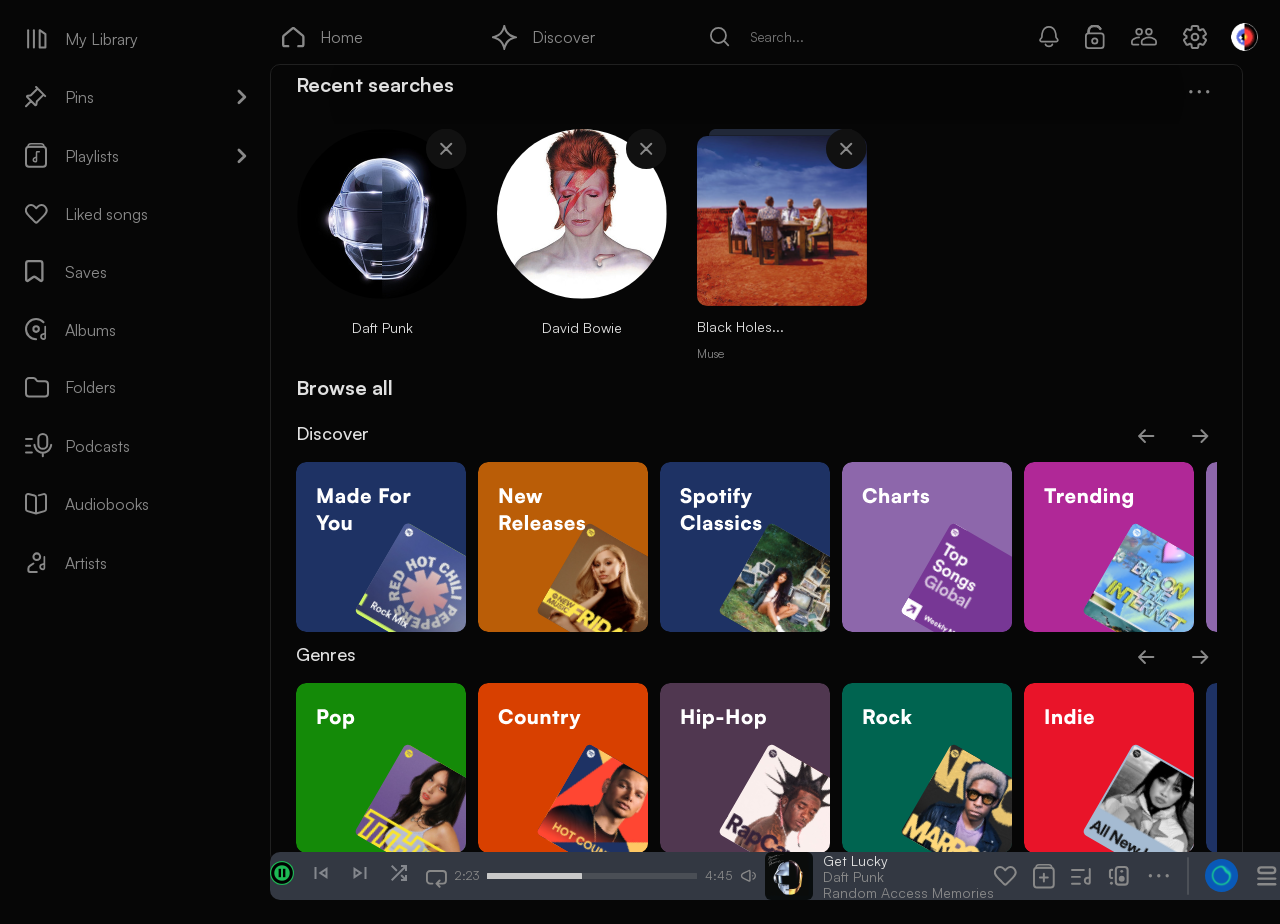
<file: pages/search/search.html>
<!doctype html>
<html lang="en">
  <head>
    <meta charset="UTF-8" />
    <meta name="viewport" content="width=device-width, initial-scale=1.0" />
    <title>Spotify-Discover</title>
    <link rel="stylesheet" href="./style.css" />
    <link
      rel="stylesheet"
      href="https://fonts.googleapis.com/css2?family=Material+Symbols+Outlined:opsz,wght,FILL,GRAD@20..48,100..700,0..1,-50..200"
    />
    <link
      rel="icon"
      sizes="32x32"
      type="image/png"
      href="../../assets/icons/favicon32.png"
    />
  </head>

  <body class="admin-layout">
    <input type="checkbox" id="friends-sidebar-toggle" class="hidden-trigger" />
    <header class="header">
      <ul class="menu header__nav_left">
        <li class="header__item">
          <a class="menu__nav" href="../../index.html"
            ><img src="../../assets/icons/icon_home.svg" alt="" />
            <img
              src="../../assets/icons/icon_homeA.svg"
              alt="icon home"
            />Home</a
          >
        </li>
        <li class="header__item">
          <a class="menu__nav" href="../discover/discover.html"
            ><img
              src="../../assets/icons/icon_discover.svg"
              alt="icon discover"
            />
            <img
              src="../../assets/icons/icon_discoverA.svg"
              alt=""
            />Discover</a
          >
        </li>
        <!-- icon search           -->
        <li class="header__item search">
          <input
            type="text"
            placeholder="Search..."
            class="search__bar"
            name="search-bar"
          />
        </li>
      </ul>
      <ul class="menu header__nav_right">
        <!-- icon bell            -->
        <li>
          <a class="menu__nav" href="#">
            <svg
              class="menu__icon"
              width="24"
              height="26"
              viewBox="0 0 24 26"
              fill="none"
              xmlns="http://www.w3.org/2000/svg"
            >
              <path
                d="M19.4546 17.5398H4.39895C3.20929 17.5398 2.55941 16.1522 3.32101 15.2383L4.57552 13.7329C4.79088 13.4745 4.89842 13.1476 4.89514 12.8112C4.8745 10.6918 5.24657 2.80664 11.9268 2.80664C18.607 2.80664 18.9791 10.6918 18.9584 12.8112C18.9552 13.1476 19.0627 13.4745 19.2781 13.7329L20.5326 15.2383C21.2942 16.1522 20.6443 17.5398 19.4546 17.5398Z"
                stroke-width="1.6838"
                stroke-linecap="round"
                stroke-linejoin="round"
              />
              <path
                d="M8.41895 20.3459C8.41895 20.3459 9.12052 22.4507 11.9268 22.4507C14.7331 22.4507 15.4347 20.3459 15.4347 20.3459"
                stroke-width="1.6838"
                stroke-linecap="round"
                stroke-linejoin="round"
              />
            </svg>
          </a>
        </li>
        <!-- icon lock            -->
        <li>
          <a class="menu__nav" href="#">
            <svg
              class="menu__icon"
              width="20"
              height="24"
              viewBox="0 0 20 24"
              fill="none"
              xmlns="http://www.w3.org/2000/svg"
            >
              <path
                d="M14.5457 4.26552C14.7544 4.70905 15.2832 4.89939 15.7267 4.69066C16.1702 4.48192 16.3606 3.95316 16.1518 3.50963L14.5457 4.26552ZM3.61666 7.98816C4.49277 7.84598 4.49283 7.84638 4.49289 7.84675C4.49291 7.84684 4.49296 7.84719 4.49299 7.84737C4.49305 7.84773 4.49309 7.84799 4.49312 7.84814C4.49316 7.84844 4.49314 7.84833 4.49306 7.84781C4.4929 7.84676 4.49249 7.84408 4.49187 7.83981C4.49063 7.83128 4.48854 7.81644 4.48589 7.79571C4.48057 7.75421 4.47303 7.68935 4.46549 7.60449C4.45037 7.43439 4.43548 7.18627 4.43819 6.88671C4.44366 6.28146 4.52078 5.49832 4.79016 4.73233C5.05715 3.97315 5.50453 3.25206 6.24453 2.71568C6.98229 2.18093 8.08614 1.77515 9.7633 1.77515V0C7.79098 0 6.30174 0.481792 5.20273 1.27839C4.10595 2.07338 3.47285 3.12744 3.11555 4.1434C2.76065 5.15256 2.66967 6.14457 2.66311 6.87067C2.6598 7.2368 2.67792 7.5434 2.69731 7.76162C2.70702 7.87092 2.71711 7.95861 2.72511 8.02113C2.72911 8.0524 2.7326 8.07743 2.73528 8.09577C2.73661 8.10494 2.73774 8.11244 2.73863 8.11822C2.73908 8.12111 2.73947 8.12357 2.73979 8.12559C2.73995 8.1266 2.74009 8.1275 2.74022 8.1283C2.74028 8.12869 2.74036 8.1292 2.74039 8.1294C2.74047 8.12989 2.74055 8.13034 3.61666 7.98816ZM9.7633 1.77515C11.2681 1.77515 12.31 2.10211 13.0382 2.55229C13.7643 3.00119 14.2364 3.60832 14.5457 4.26552L16.1518 3.50963C15.7204 2.59289 15.0353 1.70001 13.9716 1.0424C12.91 0.386066 11.5295 0 9.7633 0V1.77515Z"
                fill="#898989"
              />
              <path
                d="M15.9763 8.43188H3.55029C2.07971 8.43188 0.887573 9.62403 0.887573 11.0946V20.4141C0.887573 21.8847 2.07971 23.0768 3.55029 23.0768H15.9763C17.4469 23.0768 18.639 21.8847 18.639 20.4141V11.0946C18.639 9.62403 17.4469 8.43188 15.9763 8.43188Z"
                stroke-width="1.77515"
              />
              <circle
                cx="9.76331"
                cy="15.9763"
                r="2.66272"
                stroke-width="1.77515"
              />
            </svg>
          </a>
        </li>
        <li>
          <label for="friends-sidebar-toggle" class="menu__nav" href="#">
            <img src="../../assets/icons/icon_friends.svg" alt="icon friends" />
            <img
              src="../../assets/icons/icon_friendsActive.svg"
              alt="icon friends"
            />
          </label>
        </li>
        <!-- icon settings            -->
        <li>
          <a class="menu__nav" href="#">
            <svg
              class="menu__icon"
              width="24"
              height="24"
              viewBox="0 0 24 24"
              fill="none"
              xmlns="http://www.w3.org/2000/svg"
            >
              <path
                d="M14.1164 1H9.88363C9.60145 1 9.35689 1.09167 9.14995 1.275C8.94302 1.45833 8.82074 1.6875 8.78312 1.9625L8.4445 4.52C8.19994 4.61167 7.96968 4.72167 7.75371 4.85C7.537 4.97833 7.32517 5.11583 7.11824 5.2625L4.66325 4.2725C4.39988 4.18083 4.13651 4.17167 3.87313 4.245C3.60976 4.31833 3.40283 4.47417 3.25233 4.7125L1.16418 8.26C1.01368 8.49833 0.966651 8.755 1.02309 9.03C1.07952 9.305 1.22062 9.525 1.44636 9.69L3.56273 11.2575C3.54392 11.3858 3.53451 11.5098 3.53451 11.6293V12.3718C3.53451 12.4906 3.54392 12.6142 3.56273 12.7425L1.44636 14.31C1.22062 14.475 1.07952 14.695 1.02309 14.97C0.966651 15.245 1.01368 15.5017 1.16418 15.74L3.25233 19.2875C3.38402 19.5442 3.58606 19.7048 3.85846 19.7693C4.13161 19.8331 4.39988 19.8192 4.66325 19.7275L7.11824 18.7375C7.32517 18.8842 7.54151 19.0217 7.76726 19.15C7.993 19.2783 8.21875 19.3883 8.4445 19.48L8.78312 22.0375C8.82074 22.3125 8.94302 22.5417 9.14995 22.725C9.35689 22.9083 9.60145 23 9.88363 23H14.1164C14.3986 23 14.6431 22.9083 14.85 22.725C15.057 22.5417 15.1793 22.3125 15.2169 22.0375L15.5555 19.48C15.8001 19.3883 16.0307 19.2783 16.2474 19.15C16.4634 19.0217 16.6748 18.8842 16.8818 18.7375L19.3368 19.7275C19.6001 19.8192 19.8635 19.8283 20.1269 19.755C20.3902 19.6817 20.5972 19.5258 20.7477 19.2875L22.8358 15.74C22.9863 15.5017 23.0334 15.245 22.9769 14.97C22.9205 14.695 22.7794 14.475 22.5536 14.31L20.4373 12.7425C20.4561 12.6142 20.4655 12.4906 20.4655 12.3718V11.6293C20.4655 11.5098 20.4467 11.3858 20.4091 11.2575L22.5254 9.69C22.7512 9.525 22.8923 9.305 22.9487 9.03C23.0051 8.755 22.9581 8.49833 22.8076 8.26L20.7195 4.74C20.569 4.50167 20.3575 4.34107 20.0851 4.2582C19.812 4.17607 19.5437 4.18083 19.2803 4.2725L16.8818 5.2625C16.6748 5.11583 16.4585 4.97833 16.2327 4.85C16.007 4.72167 15.7813 4.61167 15.5555 4.52L15.2169 1.9625C15.1793 1.6875 15.057 1.45833 14.85 1.275C14.6431 1.09167 14.3986 1 14.1164 1Z"
                stroke-width="2"
              />
              <circle
                cx="3.34783"
                cy="3.34783"
                r="3.34783"
                transform="matrix(1 0 0 -1 8.65216 15.3478)"
                stroke-width="2"
              />
            </svg>
          </a>
        </li>
        <li>
          <a class="menu__nav" href="#"
            ><img
              src="../../assets/icons/icon_sprite.svg"
              alt="icon sprite" /><img
              src="../../assets/icons/icon_sprite.svg"
              alt="icon sprite"
          /></a>
        </li>
      </ul>
    </header>
    <aside class="aside-bar">
      <ul class="aside-bar__list">
        <li class="aside-bar__item">
          <a class="aside-bar__link aside-bar__icon--active" href="../Library/">
            <img
              src="../../assets/icons/icon_library.svg"
              alt="icon library"
            /><img
              src="../../assets/icons/icon_libraryA.svg"
              alt="icon library"
            />My Library</a
          >
        </li>
        <li class="aside-bar__item aside-bar__item--arrow-right">
          <a href="#" class="aside-bar__link"
            ><img
              src="../../assets/icons/icon_pins.svg"
              alt="icon pins"
            />Pins</a
          >
        </li>
        <li class="aside-bar__item aside-bar__item--arrow-right">
          <a href="#" class="aside-bar__link"
            ><img
              src="../../assets/icons/icon_playlists.svg"
              alt="icon playlists"
            />Playlists</a
          >
        </li>
        <li class="aside-bar__item">
          <a href="#" class="aside-bar__link"
            ><img
              src="../../assets/icons/icon_liked.svg"
              alt="icon liked"
            />Liked songs</a
          >
        </li>
        <li class="aside-bar__item">
          <a href="#" class="aside-bar__link"
            ><img
              src="../../assets/icons/icon_saves.svg"
              alt="icon saves"
            />Saves</a
          >
        </li>
        <li class="aside-bar__item">
          <a href="#" class="aside-bar__link"
            ><img
              src="../../assets/icons/icon_albums.svg"
              alt="icon albums"
            />Albums</a
          >
        </li>
        <li class="aside-bar__item">
          <a href="#" class="aside-bar__link"
            ><img
              src="../../assets/icons/icon_folders.svg"
              alt="icon folders"
            />Folders</a
          >
        </li>
        <li class="aside-bar__item">
          <a href="#" class="aside-bar__link"
            ><img
              src="../../assets/icons/icon_podcasts.svg"
              alt="icon podcasts"
            />Podcasts</a
          >
        </li>
        <li class="aside-bar__item">
          <a href="#" class="aside-bar__link"
            ><img
              src="../../assets/icons/icon_audiobooks.svg"
              alt="icon audiobooks"
            />Audiobooks</a
          >
        </li>
        <li class="aside-bar__item">
          <a href="#" class="aside-bar__link"
            ><img
              src="../../assets/icons/icon_artists.svg"
              alt="icon artists"
            />Artists</a
          >
        </li>
      </ul>
    </aside>
    <main class="main">
      <!-- main content -->

      <section class="main_section">
        <header class="header-search">
          <h2 class="header__title header-title__title">Recent searches</h2>
          <a href="#">
            <svg
              class="icon_hover"
              width="24"
              height="24"
              viewBox="0 0 24 24"
              fill="none"
              xmlns="http://www.w3.org/2000/svg"
            >
              <circle cx="3.36756" cy="11.7866" r="1.68378"  />
              <circle cx="11.7865" cy="11.7866" r="1.68378"  />
              <circle cx="20.2053" cy="11.7866" r="1.68378"  />
            </svg>
          </a>
        </header>
        <!-- search-arist-title -->
        <section class="search-artist">
          <div class="search-artist__box">
            <img
              class="search-artist__icon"
              src="../../assets/search_images/icons big.svg"
              alt="icon cancel"
            />
            <a href="#"
              ><img
                class="search-artist__img"
                src="../../assets/search_images/image 3.png"
                alt="image"
              />
              <p class="search-artist__title">Daft Punk</p>
            </a>
          </div>

          <div class="search-artist__box">
            <img
              class="search-artist__icon"
              src="../../assets/search_images/icons big.svg"
              alt="icon cancel"
            />
            <a href="#"
              ><img
                class="search-artist__img"
                src="../../assets/search_images/image 4.png"
                alt="image"
              />
              <p class="search-artist__title">David Bowie</p>
            </a>
          </div>

          <div class="search-artist__box">
            <img
              class="search-artist__icon"
              src="../../assets/search_images/icons big.svg"
              alt="icon cancel"
            />
            <a class="search-artist--last-item" href="#"
              ><img
                src="../../assets/search_images/Rectangle 8.png"
                alt="Rectangle"
              />
              <img
                class="search-artist__img search-artist--last-img"
                src="../../assets/search_images/image-people.png"
                alt="image"
              />
              <div id="search-artist__title-box">
                <p class="search-artist__title">Black Holes...</p>
                <p class="search-artist__title search-arist-title-imp">Muse</p>
              </div>
            </a>
          </div>
        </section>
        <section class="header-title">
          <a href="#"><h2 class="header-title__title">Browse all</h2></a>
          <nav class="header-nav">
            <h2 class="header-title__sub-title">Discover</h2>
            <div class="header-nav_box">
              <a class="arrow-left" href="#">
                <svg
                  width="24"
                  height="21"
                  viewBox="0 0 24 21"
                  fill="none"
                  xmlns="http://www.w3.org/2000/svg"
                >
                  <path
                    d="M19.3633 10.1029L5.05112 10.1029M5.05112 10.1029L10.9444 15.9961M5.05112 10.1029L10.9444 4.20961"
                    stroke-width="2.02054"
                    stroke-linecap="round"
                    stroke-linejoin="round"
                  />
                </svg>
              </a>
              <a class="arrow-right" href="#">
                <svg
                  width="24"
                  height="21"
                  viewBox="0 0 24 21"
                  fill="none"
                  xmlns="http://www.w3.org/2000/svg"
                >
                  <path
                    d="M5.05127 10.1027H19.3634M19.3634 10.1027L13.4702 4.20947M19.3634 10.1027L13.4702 15.996"
                    stroke-width="2.02054"
                    stroke-linecap="round"
                    stroke-linejoin="round"
                  />
                </svg>
              </a>
            </div>
          </nav>
          <div class="container-search-artist">
            <ul class="container-search-artist__list">
              <li class="list-item"><a href="#"><img src="../../assets/search_images/Frame 95.svg" alt="image"></a></li>
              <li class="list-item"><a href="#"><img src="../../assets/search_images/Frame 97.svg" alt="image"></a></li>
              <li class="list-item"><a href="#"><img src="../../assets/search_images/Frame 98.svg" alt="image"></a></li>
              <li class="list-item"><a href="#"><img src="../../assets/search_images/Frame 99.svg" alt="image"></a></li>
              <li class="list-item"><a href="#"><img src="../../assets/search_images/Frame 100.svg" alt="image"></a></li>
              <li class="list-item"><a href="#"><img src="../../assets/search_images/Frame 101.svg" alt="image"></a></li>
              <li class="list-item"><a href="#"><img src="../../assets/search_images/Frame 102.svg" alt="image"></a></li>
              <li class="list-item"><a href="#"><img src="../../assets/search_images/Frame 96.svg" alt="image"></a></li>
              <li class="list-item"><a href="#"><img src="../../assets/search_images/Frame 95.svg" alt="image"></a></li>
              <li class="list-item"><a href="#"><img src="../../assets/search_images/Frame 97.svg" alt="image"></a></li>
              <li class="list-item"><a href="#"><img src="../../assets/search_images/Frame 98.svg" alt="image"></a></li>
              <li class="list-item"><a href="#"><img src="../../assets/search_images/Frame 99.svg" alt="image"></a></li>
              <li class="list-item"><a href="#"><img src="../../assets/search_images/Frame 100.svg" alt="image"></a></li>
              <li class="list-item"><a href="#"><img src="../../assets/search_images/Frame 101.svg" alt="image"></a></li>
              <li class="list-item"><a href="#"><img src="../../assets/search_images/Frame 102.svg" alt="image"></a></li>
              <li class="list-item"><a href="#"><img src="../../assets/search_images/Frame 96.svg" alt="image"></a></li>
            </ul>
          </div>
                    <nav class="header-nav">
            <h2 class="header-title__sub-title">Genres</h2>
            <div class="header-nav_box">
              <a class="arrow-left" href="#">
                <svg
                  width="24"
                  height="21"
                  viewBox="0 0 24 21"
                  fill="none"
                  xmlns="http://www.w3.org/2000/svg"
                >
                  <path
                    d="M19.3633 10.1029L5.05112 10.1029M5.05112 10.1029L10.9444 15.9961M5.05112 10.1029L10.9444 4.20961"
                    stroke-width="2.02054"
                    stroke-linecap="round"
                    stroke-linejoin="round"
                  />
                </svg>
              </a>
              <a class="arrow-right" href="#">
                <svg
                  width="24"
                  height="21"
                  viewBox="0 0 24 21"
                  fill="none"
                  xmlns="http://www.w3.org/2000/svg"
                >
                  <path
                    d="M5.05127 10.1027H19.3634M19.3634 10.1027L13.4702 4.20947M19.3634 10.1027L13.4702 15.996"
                    stroke-width="2.02054"
                    stroke-linecap="round"
                    stroke-linejoin="round"
                  />
                </svg>
              </a>
            </div>
          </nav>

          <div class="container-search-artist">
            <ul class="container-search-artist__list">
              <li class="list-item"><a href="#"><img src="../../assets/search_images/search_images_buttom/Frame 95.svg" alt="image"></a></li>
              <li class="list-item"><a href="#"><img src="../../assets/search_images/search_images_buttom/Frame 97.svg" alt="image"></a></li>
              <li class="list-item"><a href="#"><img src="../../assets/search_images/search_images_buttom/Frame 98.svg" alt="image"></a></li>
              <li class="list-item"><a href="#"><img src="../../assets/search_images/search_images_buttom/Frame 99.svg" alt="image"></a></li>
              <li class="list-item"><a href="#"><img src="../../assets/search_images/search_images_buttom/Frame 100.svg" alt="image"></a></li>
              <li class="list-item"><a href="#"><img src="../../assets/search_images/search_images_buttom/Frame 101.svg" alt="image"></a></li>
              <li class="list-item"><a href="#"><img src="../../assets/search_images/search_images_buttom/Frame 102.svg" alt="image"></a></li>
              <li class="list-item"><a href="#"><img src="../../assets/search_images/search_images_buttom/Frame 96.svg" alt="image"></a></li>
              <li class="list-item"><a href="#"><img src="../../assets/search_images/search_images_buttom/Frame 95.svg" alt="image"></a></li>
              <li class="list-item"><a href="#"><img src="../../assets/search_images/search_images_buttom/Frame 97.svg" alt="image"></a></li>
              <li class="list-item"><a href="#"><img src="../../assets/search_images/search_images_buttom/Frame 98.svg" alt="image"></a></li>
              <li class="list-item"><a href="#"><img src="../../assets/search_images/search_images_buttom/Frame 99.svg" alt="image"></a></li>
              <li class="list-item"><a href="#"><img src="../../assets/search_images/search_images_buttom/Frame 100.svg" alt="image"></a></li>
              <li class="list-item"><a href="#"><img src="../../assets/search_images/search_images_buttom/Frame 101.svg" alt="image"></a></li>
              <li class="list-item"><a href="#"><img src="../../assets/search_images/search_images_buttom/Frame 102.svg" alt="image"></a></li>
              <li class="list-item"><a href="#"><img src="../../assets/search_images/search_images_buttom/Frame 96.svg" alt="image"></a></li>
            </ul>
          </div>

        </section>
      </section>

      <!-- Friends Activity -->
      <section class="friends_activity">
        <header class="friends_activity__header">
          <h3>Friends Activity</h3>
          <nav>
            <ul class="friends_activity__nav-bar">
              <li>
                <button>
                  <img
                    src="../../assets/icons/icon_friend_add.svg"
                    alt="Add Friend"
                  />
                </button>
              </li>
              <li>
                <label for="friends-sidebar-toggle">
                  <img src="../../assets/icons/icon_close.svg" alt="Close" />
                </label>
              </li>
            </ul>
          </nav>
        </header>
        <ul class="friends_activity__list">
          <li class="friends_activity__item">
            <img
              src="../../assets/friend_images/friend4.png"
              alt="Friend Avatar"
              class="friends_activity__item-avatar"
            />
            <div class="friends_activity__item-info">
              <h4 class="friends_activity__item-info-name">
                FriendlyMusicListener
              </h4>
              <div
                class="friends_activity__item-info-activity friends_activity__item-info-activity--active"
              >
                <div class="friends_activity__item-info-activity--active-icon">
                  <img
                    src="../../assets/icons/icon_music-pictogram.svg"
                    alt="Just now"
                  />
                </div>
                <span class="friends_activity__item-info-activity--active-time"
                  >Just now</span
                >
                <p class="friends_activity__item-info-activity-song">
                  Goosebumps
                </p>
                <span class="friends_activity__item-info-activity-separator"
                  >•</span
                >
                <p class="friends_activity__item-info-activity-artist">
                  Travis Scott
                </p>
              </div>
            </div>
          </li>
          <li class="friends_activity__item">
            <img
              src="../../assets/friend_images/friend1.png"
              alt="Friend Avatar"
              class="friends_activity__item-avatar"
            />
            <div class="friends_activity__item-info">
              <h4 class="friends_activity__item-info-name">
                AverageMusicEnjoyer
              </h4>
              <div
                class="friends_activity__item-info-activity friends_activity__item-info-activity--active"
              >
                <div class="friends_activity__item-info-activity--active-icon">
                  <img
                    src="../../assets/icons/icon_music-pictogram.svg"
                    alt="Just now"
                  />
                </div>
                <span class="friends_activity__item-info-activity--active-time"
                  >Just now</span
                >
                <p class="friends_activity__item-info-activity-song">
                  Get Lucky
                </p>
                <span class="friends_activity__item-info-activity-separator"
                  >•</span
                >
                <p class="friends_activity__item-info-activity-artist">
                  Daft Punk
                </p>
              </div>
            </div>
          </li>
          <li class="friends_activity__item">
            <img
              src="../../assets/friend_images/friend2.png"
              alt="Friend Avatar"
              class="friends_activity__item-avatar"
            />
            <div class="friends_activity__item-info">
              <h4 class="friends_activity__item-info-name">MusicEnthusiast</h4>
              <div class="friends_activity__item-info-activity">
                <div class="friends_activity__item-info-activity--active-icon">
                  <img
                    src="../../assets/icons/icon_music-pictogram.svg"
                    alt="Just now"
                  />
                </div>
                <span class="friends_activity__item-info-activity--active-time"
                  >1h</span
                >
                <p class="friends_activity__item-info-activity-song">
                  would he
                </p>
                <span class="friends_activity__item-info-activity-separator"
                  >•</span
                >
                <p class="friends_activity__item-info-activity-artist">joji</p>
              </div>
            </div>
          </li>
          <li class="friends_activity__item">
            <img
              src="../../assets/friend_images/friend3.png"
              alt="Friend Avatar"
              class="friends_activity__item-avatar"
            />
            <div class="friends_activity__item-info">
              <h4 class="friends_activity__item-info-name">IListenToMusic56</h4>
              <div class="friends_activity__item-info-activity">
                <div class="friends_activity__item-info-activity--active-icon">
                  <img
                    src="../../assets/icons/icon_music-pictogram.svg"
                    alt="Just now"
                  />
                </div>
                <span class="friends_activity__item-info-activity--active-time"
                  >6h</span
                >
                <p class="friends_activity__item-info-activity-song">
                  Rockstar
                </p>
                <span class="friends_activity__item-info-activity-separator"
                  >•</span
                >
                <p class="friends_activity__item-info-activity-artist">
                  Post Malone
                </p>
              </div>
            </div>
          </li>
        </ul>
      </section>
    </main>
    <footer class="player">
      <div class="controls">
        <button>
          <span class="material-symbols-outlined pause"> pause_circle </span>
          <span class="material-symbols-outlined play"> play_circle </span>
        </button>
        <button>
          <span class="material-symbols-outlined"> skip_previous </span>
        </button>
        <button>
          <span class="material-symbols-outlined"> skip_next </span>
        </button>
        <button>
          <span class="material-symbols-outlined"> shuffle </span>
        </button>
        <button class="repeat">
          <img src="../../assets/footer-image/repeat.svg" alt="repeat" />
        </button>
      </div>

      <div class="progress-area">
        <p class="time">2:23</p>
        <div class="progress-bar">
          <div class="progress"></div>
        </div>
        <span class="time">4:45</span>
        <a href="#">
          <img src="../../assets/footer-image/dynamics.svg" alt="dynamics" />
        </a>
      </div>

      <div class="song-info">
        <img src="../../assets/footer-image/song-get.svg" alt="Get lucky" />

        <div class="song-text">
          <p class="song-title">Get Lucky</p>
          <p class="song-artist">Daft Punk</p>
          <p class="song-memories">Random Access Memories</p>
        </div>
      </div>
      <div class="actions mobile-desctop">
        <ul>
          <li>
            <a href="#">
              <img
                src="../../assets/footer-image/favourite.svg"
                alt="favorite"
              />
            </a>
          </li>
          <li class="mobile-add">
            <a href="#">
              <img
                src="../../assets/footer-image/add-playlist.svg"
                alt="add-playlist"
              />
            </a>
          </li>
          <li>
            <a href="#">
              <img src="../../assets/footer-image/lyrics.svg" alt="lyrics" />
            </a>
          </li>
          <li>
            <a href="#">
              <img src="../../assets/footer-image/device.svg" alt="device" />
            </a>
          </li>
          <li>
            <a href="#">
              <img src="../../assets/footer-image/semicolon.svg" alt="colon" />
            </a>
          </li>
          <li>
            <img
              src="../../assets/footer-image/horizontal.svg"
              alt="horizontal"
            />
          </li>
          <li>
            <a href="#">
              <img src="../../assets/footer-image/dj.svg" alt="colon" />
            </a>
          </li>
          <li>
            <a href="#">
              <img src="../../assets/footer-image/default.svg" alt="colon" />
            </a>
          </li>
        </ul>
      </div>
    </footer>
  </body>
</html>
</file>
<file: css/styles.css>
@import url("satoshi.css");
* {
  margin: 0;
  padding: 0;
  box-sizing: border-box;
  list-style-type: none;
}

html, body {
  width: 100%;
  height: 100%;
}

body {
  background-color: rgb(6, 6, 6);
  padding: 10px 10px;
}

a {
  text-decoration: none;
}

img {
  max-width: 100%;
  height: auto;
  display: block;
}

body, button, input, textarea {
  font-family: "Satoshi-Variable", sans-serif;
}

button,
label {
  border: 0;
  background: transparent;
  cursor: pointer;
  transition: all 0.2s ease-in-out;
}

.btn {
  padding: 8px 15px;
  background: rgba(32, 32, 32, 0.5);
  border-radius: 8px;
  color: rgb(224, 224, 224);
  font-weight: 700;
  font-size: 14px;
  line-height: 100%;
  letter-spacing: 3%;
}
.btn:hover {
  color: rgb(17, 17, 17);
  background: rgb(224, 224, 224);
}
.btn--active {
  color: rgb(17, 17, 17);
  background: rgb(224, 224, 224);
}
.btn_with_img, .btn_with_img_only:hover {
  display: flex;
  align-items: center;
  gap: 5px;
  color: rgb(137, 137, 137);
  font-weight: 400;
  font-size: 14px;
  line-height: 100%;
  letter-spacing: 3%;
}
.btn_with_img:hover, .btn_with_img_only:hover {
  color: rgb(224, 224, 224);
}
.btn_with_img:hover path, .btn_with_img_only:hover path {
  stroke: rgb(224, 224, 224);
}
.btn_with_img:hover rect, .btn_with_img_only:hover rect {
  stroke: rgb(224, 224, 224);
}
.btn_with_img:hover circle, .btn_with_img_only:hover circle {
  fill: rgb(224, 224, 224);
}
.btn_with_img--active, .btn_with_img_only--active {
  color: rgb(224, 224, 224);
  cursor: default;
}
.btn_with_img--active path, .btn_with_img_only--active path {
  stroke: rgb(224, 224, 224) !important;
}
.btn_with_img--active rect, .btn_with_img_only--active rect {
  stroke: rgb(224, 224, 224) !important;
}
.btn_with_img--active circle, .btn_with_img_only--active circle {
  fill: rgb(224, 224, 224) !important;
}
.btn_with_img--active:hover, .btn_with_img_only--active:hover {
  color: rgb(224, 224, 224);
}
.btn_with_img--active:hover path, .btn_with_img_only--active:hover path {
  stroke: rgb(224, 224, 224);
}
.btn_with_img--active:hover rect, .btn_with_img_only--active:hover rect {
  stroke: rgb(224, 224, 224);
}
.btn_with_img--active:hover circle, .btn_with_img_only--active:hover circle {
  fill: rgb(224, 224, 224);
}
.btn_with_img--disabled, .btn_with_img_only--disabled {
  color: rgb(137, 137, 137);
  opacity: 0.5;
  cursor: not-allowed;
}
.btn_with_img--disabled path, .btn_with_img_only--disabled path {
  stroke: rgb(137, 137, 137);
}
.btn_with_img--disabled rect, .btn_with_img_only--disabled rect {
  stroke: rgb(137, 137, 137);
}
.btn_with_img--disabled circle, .btn_with_img_only--disabled circle {
  fill: rgb(137, 137, 137);
}
.btn_with_img--disabled:hover, .btn_with_img_only--disabled:hover {
  color: rgb(137, 137, 137);
  background-color: transparent !important;
}
.btn_with_img--disabled:hover path, .btn_with_img_only--disabled:hover path {
  stroke: rgb(137, 137, 137);
}
.btn_with_img--disabled:hover rect, .btn_with_img_only--disabled:hover rect {
  stroke: rgb(137, 137, 137);
}
.btn_with_img--disabled:hover circle, .btn_with_img_only--disabled:hover circle {
  fill: rgb(137, 137, 137);
}
.btn_with_img__icon, .btn_with_img_only {
  width: 40px;
  height: 40px;
  display: flex;
  align-items: center;
  justify-content: center;
  border-radius: 5px;
}
.btn_with_img__icon path, .btn_with_img_only path {
  stroke: rgb(137, 137, 137);
  transition: stroke 0.2s ease-in-out;
}
.btn_with_img__icon rect, .btn_with_img_only rect {
  stroke: rgb(137, 137, 137);
  transition: stroke 0.2s ease-in-out;
}
.btn_with_img__icon circle, .btn_with_img_only circle {
  fill: rgb(137, 137, 137);
  transition: fill 0.2s ease-in-out;
}
.btn_with_img_only span {
  display: none;
}
.btn_with_img_only:hover {
  background-color: rgba(137, 137, 137, 0.1);
}
.btn_with_img_only--active {
  background-color: rgba(137, 137, 137, 0.1);
}
.cards {
  display: flex;
  flex-direction: column;
  gap: 15px;
  padding: 0 25px;
}
.cards > header {
  display: flex;
  justify-content: space-between;
  align-items: center;
}
.cards > header h2 {
  color: rgb(224, 224, 224);
  font-weight: 700;
  font-size: 20px;
  line-height: 100%;
  letter-spacing: 3%;
}
.cards__nav-bar {
  display: flex;
  gap: 5px;
}
.cards__list {
  width: 100%;
  flex-grow: 1;
  min-width: 0;
  display: flex;
  flex-wrap: nowrap;
  gap: 11px;
  overflow-y: auto;
  -ms-overflow-style: none;
  scrollbar-width: none;
}
.cards__list::-webkit-scrollbar {
  display: none;
}

.card {
  width: 170px;
  height: 254px;
  transition: all 0.2s ease-in-out;
}
.card:hover {
  cursor: pointer;
  transform: scale(0.96);
}
.card__image {
  display: flex;
  flex-direction: column;
  align-items: center;
  justify-content: start;
  gap: 1px;
  height: 181px;
  margin-bottom: 6px;
}
.card__image-top-mirror-first {
  width: 154px;
  height: 6px;
  border-top-left-radius: 7.25px;
  border-top-right-radius: 7.25px;
  background: rgba(149, 230, 211, 0.3);
}
.card__image-top-mirror-second {
  width: 133px;
  height: 3px;
  border-top-left-radius: 7.25px;
  border-top-right-radius: 7.25px;
  background: rgba(149, 230, 211, 0.15);
}
.card__image img {
  width: 100%;
  object-fit: cover;
  border-radius: 7.25px;
  margin-bottom: 0;
}
.card__content {
  width: 100%;
  height: 59px;
  margin-bottom: 7.25px;
  overflow: hidden;
}
.card__content header {
  display: flex;
  justify-content: space-between;
  align-items: center;
  margin-bottom: 8px;
}
.card__content header h3 {
  display: -webkit-box;
  line-clamp: 1;
  -webkit-line-clamp: 1;
  -webkit-box-orient: vertical;
  overflow: hidden;
  color: rgb(224, 224, 224);
  font-weight: 500;
  font-size: 14px;
  line-height: 100%;
  letter-spacing: 3%;
}
.card__content header span {
  color: #95E6D3;
  font-weight: 400;
  font-size: 14px;
  line-height: 100%;
  letter-spacing: 3%;
}
.card__content p {
  color: rgb(137, 137, 137);
  font-weight: 400;
  font-size: 12px;
  line-height: 100%;
  letter-spacing: 3%;
}
.card--artist .card__content header {
  justify-content: center;
}
.card--artist .card__content header span, .card--artist .card__content p {
  display: none;
}
.card--artist .card__image img {
  border-radius: 50%;
}
.card--artist .card__image-top-mirror-first, .card--artist .card__image-top-mirror-second {
  display: none;
}
.card--pinned .card__image {
  position: relative;
}
.card--pinned .card__image::before {
  content: url("../assets/icons/icon_pin_big.svg");
  position: absolute;
  top: -1px;
  right: 0;
}

@media screen and (max-width: 770px) {
  .main-nav-bar li:first-child,
  .cards__nav-bar li:nth-child(1),
  .cards__nav-bar li:nth-child(2) {
    display: none;
  }
}
.friends_activity {
  width: 0;
  opacity: 0;
  overflow: hidden;
  transition: width 0.3s ease;
  height: 100%;
  padding: 10px;
  display: flex;
  flex-shrink: 0;
  flex-direction: column;
  gap: 32px;
  border: 1px solid rgb(32, 32, 32);
  border-radius: 10px;
}
.friends_activity__header {
  display: flex;
  align-items: center;
  justify-content: space-between;
}
.friends_activity__header h3 {
  padding: 10px;
  color: rgb(224, 224, 224);
  font-weight: 500;
  font-size: 14px;
  line-height: 100%;
  letter-spacing: 3%;
}
.friends_activity__nav-bar {
  display: flex;
  gap: 5px;
}
.friends_activity__list {
  display: flex;
  flex-direction: column;
  gap: 24px;
  padding-left: 21px;
}
.friends_activity__item {
  display: flex;
  gap: 6px;
}
.friends_activity__item:hover {
  background-color: rgba(32, 32, 32, 0.5);
}
.friends_activity__item-avatar {
  width: 40px;
  height: 40px;
  border-radius: 50%;
}
.friends_activity__item-info {
  display: flex;
  flex-direction: column;
  gap: 5px;
  color: rgb(224, 224, 224);
}
.friends_activity__item-info-name {
  padding-left: 6px;
  font-weight: 400;
  font-size: 12px;
  line-height: 100%;
  letter-spacing: 3%;
}
.friends_activity__item-info-activity {
  display: flex;
  gap: 10px;
  align-items: center;
  font-weight: 400;
  font-size: 14px;
  line-height: 100%;
  letter-spacing: 3%;
}
.friends_activity__item-info-activity--active-icon {
  width: 30px;
  height: 30px;
  padding: 10px;
  display: none;
}
.friends_activity__item-info-activity--active-time, .friends_activity__item-info-activity-separator, .friends_activity__item-info-activity-artist {
  color: rgb(137, 137, 137);
}
.friends_activity__item-info-activity--active-time {
  padding-left: 9px;
}
.friends_activity__item-info-activity--active .friends_activity__item-info-activity--active-time {
  display: none;
}
.friends_activity__item-info-activity--active .friends_activity__item-info-activity--active-icon {
  display: block;
}

.hidden-trigger {
  display: none;
}
.hidden-trigger:checked ~ .main .friends_activity {
  width: 358px;
  opacity: 1;
  overflow: auto;
}

@media screen and (max-width: 770px) {
  .friends_activity {
    display: none;
  }
}
.recommendation {
  display: flex;
  align-items: center;
  gap: 10px;
}
.recommendation__image {
  width: 43px;
  height: 43px;
  border-radius: 3px;
}
.recommendation__info {
  display: flex;
  flex-direction: column;
  gap: 1px;
  min-width: 0;
}
.recommendation__info-title {
  white-space: nowrap;
  overflow: hidden;
  text-overflow: ellipsis;
  color: rgb(224, 224, 224);
  font-weight: 400;
  font-size: 14px;
  line-height: 100%;
  letter-spacing: 3%;
}
.recommendation__info-description {
  white-space: nowrap;
  overflow: hidden;
  text-overflow: ellipsis;
  color: rgb(137, 137, 137);
  font-weight: 400;
  font-size: 14px;
  line-height: 100%;
  letter-spacing: 3%;
}

.header {
  display: flex;
  width: 100%;
  justify-content: space-between;
}
.header__item {
  width: 100%;
  max-width: 210px;
}
.header__item:last-child {
  width: 100%;
  max-width: 362px;
}
.header__nav_left {
  height: 100%;
  width: 100%;
  max-width: 1050px;
}
.header__nav_right {
  width: 100%;
  max-width: 245px;
}

.menu {
  height: 54px;
  display: flex;
  align-items: center;
}
.menu__nav {
  padding: 10px 12px;
  border-radius: 8px;
  display: flex;
  gap: 15px;
  align-items: center;
  color: rgb(137, 137, 137);
  height: 50px;
  width: 100%;
}
.menu__nav img:last-child {
  display: none;
}
.menu__nav:hover {
  background-color: rgb(17, 17, 17);
  color: rgb(224, 224, 224);
}
.menu__nav:hover .menu__icon {
  stroke: rgb(224, 224, 224);
}
.menu__nav:hover img:last-child {
  display: block;
}
.menu__nav:hover img:first-child {
  display: none;
}

.search__bar {
  width: 100%;
  height: 50px;
  padding-left: 60px;
  border-radius: 8px;
  background-image: url("../assets/icons/icon_search.svg");
  background-size: 20px;
  background-repeat: no-repeat;
  background-position: 20px center;
  background-color: rgb(6, 6, 6);
  border: none;
  outline: none;
  color: rgb(224, 224, 224);
}

.search__bar:hover {
  background-color: rgb(17, 17, 17);
  background-image: url("../assets/icons/icon_searchA.svg");
  background-size: 20px;
  background-repeat: no-repeat;
  background-position: 20px center;
}
.search__bar:hover::placeholder {
  color: rgb(224, 224, 224);
}

.menu__icon {
  stroke: rgb(137, 137, 137);
}

@media screen and (max-width: 770px) {
  .header {
    position: fixed;
    bottom: 0;
  }
  .header__nav_right {
    display: none;
  }
}
.aside-bar {
  width: 100%;
  max-width: 260px;
  min-width: 150px;
}
.aside-bar__header {
  padding: 15px 0 15px 15px;
}
.aside-bar__list {
  height: 100vh;
  margin-top: 2px;
  display: flex;
  flex-direction: column;
  gap: 5px;
  border-radius: 8px;
}
.aside-bar__list .aside-bar__icon--active img:last-child {
  display: none;
}
.aside-bar__list:hover {
  background-color: rgb(17, 17, 17);
}
.aside-bar__list:hover .aside-bar__icon--active {
  color: rgb(224, 224, 224);
}
.aside-bar__list:hover .aside-bar__icon--active img:last-child {
  display: block;
}
.aside-bar__list:hover .aside-bar__icon--active img:first-child {
  display: none;
}
.aside-bar__item {
  overflow: hidden;
  padding: 15px 0 15px 15px;
}
.aside-bar__item:hover {
  background-color: rgb(32, 32, 32);
  border-radius: 5px;
}
.aside-bar__link {
  display: grid;
  grid-template-columns: 28px 1fr;
  align-items: center;
  gap: 12px;
  color: rgb(137, 137, 137);
}

.aside-bar__item--arrow-right {
  background-image: url("../assets/icons/icon_arrow_right.svg");
  background-repeat: no-repeat;
  background-size: 20px;
  background-position: 95% center;
}

@media screen and (max-width: 770px) {
  .aside-bar {
    display: none;
  }
}
.main {
  width: 100%;
  display: flex;
  gap: 5px;
  padding-bottom: 60px;
}
.main_section {
  display: flex;
  flex-direction: column;
  gap: 30px;
  flex-grow: 1;
  transition: flex 0.4s ease;
  min-width: 0;
  border: 1px solid rgb(32, 32, 32);
  border-radius: 10px;
}
.main_section > header {
  margin-bottom: -15px;
  height: 59px;
  position: sticky;
  top: 0;
  display: flex;
  justify-content: space-between;
  align-items: center;
  backdrop-filter: blur(100px);
  padding: 0 25px;
  border-top-left-radius: 10px;
  border-top-right-radius: 10px;
}
.main_section .recommendations {
  width: 100%;
  display: none;
}
.main_section .recommendations__list {
  display: grid;
  grid-template-columns: repeat(2, calc(50% - 5px));
  gap: 10px;
  padding: 0 15px;
}
.main_section .recommendations__item {
  min-height: 58px;
  padding: 8px;
  padding-right: 0;
  border-radius: 10px;
  background: rgba(32, 32, 32, 0.5);
}
.main_section .recommendations__item:hover {
  background-color: rgb(32, 32, 32);
}
.main-nav-bar {
  width: 100%;
}
.main-nav-bar__items {
  display: flex;
  align-items: center;
  gap: 10px;
}
.main-nav-bar__items li:last-child {
  margin-left: auto;
}

@media screen and (max-width: 770px) {
  .main-nav-bar__btn {
    font-weight: 400;
    font-size: 12px;
    line-height: 100%;
    letter-spacing: 3%;
  }
  .main .main_section {
    border: none;
  }
  .main .main_section .recommendations {
    display: block;
  }
}
.player {
  width: 80%;
  background: rgb(51, 56, 66);
  border-radius: 10px;
  display: flex;
  align-items: center;
  justify-content: space-around;
  position: fixed;
  left: 270px;
  bottom: 0;
}
.player .player-footer {
  width: 100%;
  display: flex;
  justify-content: space-between;
  align-items: center;
  gap: 5px;
  padding-left: 10px;
  padding-bottom: 5px;
}
.player .controls {
  display: flex;
  gap: 15px;
}
.player .controls button {
  background: none;
  border: none;
  color: rgba(255, 255, 255, 0.4);
  font-size: 20px;
  cursor: pointer;
}
.player .repeat {
  margin-top: 5px;
  background: none;
  align-items: center;
  color: rgb(255, 255, 255);
}
.player .pause {
  background: #1db954;
  color: rgb(0, 0, 0);
  border-radius: 50%;
  font-weight: bold;
}
.player .play {
  display: none;
}
.player .progress-area {
  flex: 1;
  display: flex;
  align-items: center;
  gap: 8px;
}
.player .progress-bar {
  width: 100%;
  background: rgba(137, 137, 137, 0.27);
  border-radius: 0.5px;
  position: relative;
}
.player .progress {
  border: 3px solid rgba(137, 137, 137, 0.27);
  width: 45%;
  background: rgb(224, 224, 224);
  border-radius: 0.5px;
}
.player .time {
  font-weight: 400;
  font-size: 12px;
  color: rgb(137, 137, 137);
}
.player .progress-area {
  margin: 15px 8px;
  justify-content: center;
  align-items: center;
}
.player .song-info {
  display: flex;
  align-items: center;
  justify-content: space-around;
  gap: 10px;
}
.player .song-info img {
  width: 48px;
  height: 48px;
  border-radius: 6px;
}
.player .song-text {
  font-weight: 400;
  font-size: 14px;
  font-style: regular;
  color: rgb(224, 224, 224);
  line-height: 100%;
  letter-spacing: 3%;
}
.player .song-text p {
  margin-top: 2px;
}
.player .song-title {
  margin-top: 12px;
}
.player .song-artist {
  margin-top: -7px;
  color: rgb(137, 137, 137);
}
.player .song-memories {
  color: rgb(137, 137, 137);
  margin-top: -7px;
}
.player .actions {
  display: flex;
  align-items: center;
  margin-right: 15px;
}
.player .actions ul {
  display: flex;
  list-style: none;
  align-items: center;
  justify-content: space-between;
  gap: 16px;
}
.player .mobile-footer-player-none {
  display: none;
}

@media screen and (max-width: 1200px) {
  .player {
    right: 20px;
  }
  .player .controls {
    display: none;
  }
  .player .progress-area {
    display: none;
  }
  .player .song-info p {
    cursor: pointer;
  }
  .player .song-info img {
    padding: 5px;
    cursor: pointer;
  }
  .actions {
    display: none !important;
  }
  .mobile-footer-player-none {
    width: 100%;
    display: flex !important;
    justify-content: flex-start;
    align-items: flex-start;
    gap: 30px;
  }
  .mobile-footer-player-none a {
    width: 20px;
  }
  .mobile-footer-player-none a:hover {
    filter: brightness(80%);
  }
  .mobile-footer-player-none .play-arrow {
    width: 20px;
    color: rgba(255, 255, 255, 0.7);
  }
  .mobile-footer-player-none .play-arrow:hover {
    filter: brightness(80%);
  }
}
@media screen and (max-width: 770px) {
  .player {
    left: 0;
    width: 100%;
  }
  .player .controls {
    display: none;
  }
  .player .progress-area {
    display: none;
  }
  .player .song-info p {
    cursor: pointer;
  }
  .player .song-info img {
    padding: 5px;
    cursor: pointer;
  }
  .actions {
    display: none !important;
  }
  .mobile-footer-player-none {
    width: 100%;
    display: flex !important;
    justify-content: flex-start;
    align-items: flex-start;
    gap: 30px;
  }
  .mobile-footer-player-none a {
    width: 20px;
  }
  .mobile-footer-player-none a:hover {
    filter: brightness(80%);
  }
  .mobile-footer-player-none .play-arrow {
    width: 20px;
    color: rgba(255, 255, 255, 0.7);
  }
  .mobile-footer-player-none .play-arrow:hover {
    filter: brightness(80%);
  }
}
.document_body {
  display: grid;
  grid-template-columns: minmax(150px, 260px) calc(100% - 260px);
  grid-template-rows: auto 1fr auto;
  gap: 0px 7px;
  justify-items: left;
  justify-content: start;
  grid-template-areas: "aside-bar header" "aside-bar main" "aside-bar footer";
}

.aside-bar {
  grid-area: aside-bar;
}

.header {
  grid-area: header;
}

.main {
  grid-area: main;
}

.player {
  grid-area: footer;
}

@media screen and (max-width: 770px) {
  .document_body {
    display: flex;
    flex-direction: column;
    justify-content: start;
    align-items: center;
  }
}

/*# sourceMappingURL=styles.css.map */
</file>
<file: pages/Library/css/library.css>
@import url("../../../css/styles.css");
.library_nav_bar {
  overflow: hidden;
  padding: 10px 25px;
}
.library_nav_bar__items {
  display: flex;
  align-items: center;
  gap: 35px;
}
.library_nav_bar__items li:last-child {
  margin-left: auto;
}
.library_nav_bar__buttons_view {
  display: flex;
  align-items: center;
  gap: 10px;
}
.library_nav_bar__buttons_filter {
  display: flex;
  align-items: center;
  gap: 35px;
}
.library_nav_bar--Liked_songs .library_nav_bar__items > li:last-child {
  order: -1;
  margin-left: 0;
  margin-right: auto;
}

.library_cards {
  padding: 10px 25px;
}
.library_cards__items {
  display: flex;
  flex-direction: row;
  flex-wrap: wrap;
  gap: 11px;
}

.liked_songs {
  padding: 10px 25px;
}
.liked_songs__table {
  width: 100%;
  border-collapse: collapse;
  text-align: left;
  color: rgb(137, 137, 137);
  font-weight: 400;
  font-size: 14px;
  line-height: 100%;
  letter-spacing: 3%;
}
.liked_songs__header {
  border-bottom: 3px solid rgba(32, 32, 32, 0.5);
}
.liked_songs__header_item {
  font-weight: 400;
  font-size: 14px;
  line-height: 100%;
  letter-spacing: 3%;
  padding-top: 2px;
  padding-bottom: 14px;
}
.liked_songs__header_item:first-child {
  text-align: center;
  padding-left: 15px;
  padding-right: 15px;
}
.liked_songs__content::before {
  content: "";
  display: block;
  height: 20px;
}
.liked_songs__content_row:hover {
  background-color: rgb(17, 17, 17);
}
.liked_songs__content_item {
  padding-top: 8px;
  padding-bottom: 8px;
}
.liked_songs__content_item:first-child {
  text-align: center;
  font-weight: 500;
  font-size: 16px;
  line-height: 100%;
  letter-spacing: 3%;
}
.liked_songs__modes {
  display: flex;
  align-items: center;
  gap: 10px;
}
.liked_songs__modes_main_items {
  display: flex;
  align-items: center;
  gap: 20px;
}
.liked_songs__modes_more {
  display: flex;
  align-items: center;
}
.liked_songs__modes_more span {
  display: inline-block;
  width: 77px;
}
.liked_songs__item:hover {
  background-color: rgba(32, 32, 32, 0.5);
}
.liked_songs__item .recommendation__image {
  width: 51px;
  height: 51px;
}
.liked_songs__item .recommendation__info {
  gap: 4px;
}
.liked_songs__item .recommendation__info-title {
  font-weight: 500;
  font-size: 16px;
  line-height: 100%;
  letter-spacing: 3%;
}

/*# sourceMappingURL=library.css.map */
</file>
<file: pages/discover/style.css>
@charset "UTF-8";
@import url("../../css/satoshi.css");
* {
  margin: 0;
  padding: 0;
  box-sizing: border-box;
  list-style-type: none;
}

html, body {
  width: 100%;
  height: 100%;
}

body {
  background-color: rgb(6, 6, 6);
  padding: 10px 10px;
}

a {
  text-decoration: none;
}

img {
  max-width: 100%;
  height: auto;
  display: block;
}

body, button, input, textarea {
  font-family: "Satoshi-Variable", sans-serif;
}

.header {
  display: flex;
  width: 100%;
  justify-content: space-between;
}
.header__item {
  width: 100%;
  max-width: 210px;
}
.header__item:last-child {
  width: 100%;
  max-width: 362px;
}
.header__nav_left {
  height: 100%;
  width: 100%;
  max-width: 1050px;
}
.header__nav_right {
  width: 100%;
  max-width: 245px;
}

.menu {
  height: 54px;
  display: flex;
  align-items: center;
}
.menu__nav {
  padding: 10px 12px;
  border-radius: 8px;
  display: flex;
  gap: 15px;
  align-items: center;
  color: rgb(137, 137, 137);
  height: 50px;
  width: 100%;
}
.menu__nav img:last-child {
  display: none;
}
.menu__nav:hover {
  background-color: rgb(17, 17, 17);
  color: rgb(224, 224, 224);
}
.menu__nav:hover .menu__icon {
  stroke: rgb(224, 224, 224);
}
.menu__nav:hover img:last-child {
  display: block;
}
.menu__nav:hover img:first-child {
  display: none;
}

.search__bar {
  width: 100%;
  height: 50px;
  padding-left: 60px;
  border-radius: 8px;
  background-image: url("../assets/icons/icon_search.svg");
  background-size: 20px;
  background-repeat: no-repeat;
  background-position: 20px center;
  background-color: rgb(6, 6, 6);
  border: none;
  outline: none;
  color: rgb(224, 224, 224);
}

.search__bar:hover {
  background-color: rgb(17, 17, 17);
  background-image: url("../assets/icons/icon_searchA.svg");
  background-size: 20px;
  background-repeat: no-repeat;
  background-position: 20px center;
}
.search__bar:hover::placeholder {
  color: rgb(224, 224, 224);
}

.menu__icon {
  stroke: rgb(137, 137, 137);
}

@media screen and (max-width: 770px) {
  .header {
    position: fixed;
    bottom: 0;
  }
  .header__nav_right {
    display: none;
  }
}
.aside-bar {
  width: 100%;
  max-width: 260px;
  min-width: 150px;
}
.aside-bar__header {
  padding: 15px 0 15px 15px;
}
.aside-bar__list {
  height: 100vh;
  margin-top: 2px;
  display: flex;
  flex-direction: column;
  gap: 5px;
  border-radius: 8px;
}
.aside-bar__list .aside-bar__icon--active img:last-child {
  display: none;
}
.aside-bar__list:hover {
  background-color: rgb(17, 17, 17);
}
.aside-bar__list:hover .aside-bar__icon--active {
  color: rgb(224, 224, 224);
}
.aside-bar__list:hover .aside-bar__icon--active img:last-child {
  display: block;
}
.aside-bar__list:hover .aside-bar__icon--active img:first-child {
  display: none;
}
.aside-bar__item {
  overflow: hidden;
  padding: 15px 0 15px 15px;
}
.aside-bar__item:hover {
  background-color: rgb(32, 32, 32);
  border-radius: 5px;
}
.aside-bar__link {
  display: grid;
  grid-template-columns: 28px 1fr;
  align-items: center;
  gap: 12px;
  color: rgb(137, 137, 137);
}

.aside-bar__item--arrow-right {
  background-image: url("../assets/icons/icon_arrow_right.svg");
  background-repeat: no-repeat;
  background-size: 20px;
  background-position: 95% center;
}

.friends_activity {
  width: 0;
  opacity: 0;
  overflow: hidden;
  transition: width 0.3s ease;
  height: 100%;
  padding: 10px;
  display: flex;
  flex-shrink: 0;
  flex-direction: column;
  gap: 32px;
  border: 1px solid rgb(32, 32, 32);
  border-radius: 10px;
}
.friends_activity__header {
  display: flex;
  align-items: center;
  justify-content: space-between;
}
.friends_activity__header h3 {
  padding: 10px;
  color: rgb(224, 224, 224);
  font-weight: 500;
  font-size: 14px;
  line-height: 100%;
  letter-spacing: 3%;
}
.friends_activity__nav-bar {
  display: flex;
  gap: 5px;
}
.friends_activity__nav-bar button, .friends_activity__nav-bar label {
  width: 40px;
  height: 40px;
  display: flex;
  align-items: center;
  justify-content: center;
}
.friends_activity__nav-bar button:hover, .friends_activity__nav-bar label:hover {
  opacity: 0.5;
}
.friends_activity__list {
  display: flex;
  flex-direction: column;
  gap: 24px;
  padding-left: 21px;
}
.friends_activity__item {
  display: flex;
  gap: 6px;
}
.friends_activity__item-avatar {
  width: 40px;
  height: 40px;
  border-radius: 50%;
}
.friends_activity__item-info {
  display: flex;
  flex-direction: column;
  gap: 5px;
  color: rgb(224, 224, 224);
}
.friends_activity__item-info-name {
  padding-left: 6px;
  font-weight: 400;
  font-size: 12px;
  line-height: 100%;
  letter-spacing: 3%;
}
.friends_activity__item-info-activity {
  display: flex;
  gap: 10px;
  align-items: center;
  font-weight: 400;
  font-size: 14px;
  line-height: 100%;
  letter-spacing: 3%;
}
.friends_activity__item-info-activity--active-icon {
  width: 30px;
  height: 30px;
  padding: 10px;
  display: none;
}
.friends_activity__item-info-activity--active-time, .friends_activity__item-info-activity-separator, .friends_activity__item-info-activity-artist {
  color: rgb(137, 137, 137);
}
.friends_activity__item-info-activity--active-time {
  padding-left: 9px;
}
.friends_activity__item-info-activity--active .friends_activity__item-info-activity--active-time {
  display: none;
}
.friends_activity__item-info-activity--active .friends_activity__item-info-activity--active-icon {
  display: block;
}

.hidden-trigger {
  display: none;
}
.hidden-trigger:checked ~ .main .friends_activity {
  width: 358px;
  opacity: 1;
  overflow: auto;
}

@media screen and (max-width: 770px) {
  .friends_activity {
    display: none;
  }
}
button, label {
  border: 0;
  background: transparent;
  cursor: pointer;
  transition: all 0.2s ease-in-out;
}

.main-nav-bar__btn {
  padding: 8px 15px;
  background: rgba(32, 32, 32, 0.5);
  border-radius: 8px;
  color: rgb(224, 224, 224);
  font-weight: 700;
  font-size: 14px;
  line-height: 100%;
  letter-spacing: 3%;
}
.main-nav-bar__btn:hover {
  color: rgb(17, 17, 17);
  background: rgb(224, 224, 224);
}
.main-nav-bar__btn--active {
  color: rgb(17, 17, 17);
  background: rgb(224, 224, 224);
}

.home-add-btn {
  width: 40px;
  height: 40px;
  display: flex;
  align-items: center;
  justify-content: center;
}
.home-add-btn:hover {
  opacity: 0.5;
}

.main {
  width: 100%;
  display: flex;
  gap: 5px;
  padding-bottom: 60px;
}
.main_section {
  display: flex;
  flex-direction: column;
  gap: 30px;
  flex-grow: 1;
  transition: flex 0.4s ease;
  min-width: 0;
  border: 1px solid rgb(32, 32, 32);
  border-radius: 10px;
}
.main_section > header {
  margin-bottom: -15px;
  height: 59px;
  position: sticky;
  top: 0;
  display: flex;
  justify-content: space-between;
  align-items: center;
  backdrop-filter: blur(100px);
  padding: 0 25px;
  border-top-left-radius: 10px;
  border-top-right-radius: 10px;
}
.main_section .recommendations {
  width: 100%;
  display: none;
}
.main_section .recommendations__list {
  display: grid;
  grid-template-columns: repeat(2, calc(50% - 5px));
  gap: 10px;
  padding: 0 15px;
}
.main_section .recommendations__item {
  min-height: 58px;
  padding: 8px;
  padding-right: 0;
  border-radius: 10px;
  background: rgb(32, 32, 32);
}
.main-nav-bar {
  display: flex;
  gap: 10px;
}

@media screen and (max-width: 770px) {
  .main-nav-bar__btn {
    font-weight: 400;
    font-size: 12px;
    line-height: 100%;
    letter-spacing: 3%;
  }
  .main .main_section {
    border: none;
  }
  .main .main_section .recommendations {
    display: block;
  }
}
.player {
  width: 80%;
  background: rgb(51, 56, 66);
  border-radius: 10px;
  display: flex;
  align-items: center;
  justify-content: space-around;
  position: fixed;
  left: 270px;
  bottom: 0;
}
.player .player-footer {
  width: 100%;
  display: flex;
  justify-content: space-between;
  align-items: center;
  gap: 5px;
  padding-left: 10px;
  padding-bottom: 5px;
}
.player .controls {
  display: flex;
  gap: 15px;
}
.player .controls button {
  background: none;
  border: none;
  color: rgba(255, 255, 255, 0.4);
  font-size: 20px;
  cursor: pointer;
}
.player .repeat {
  margin-top: 5px;
  background: none;
  align-items: center;
  color: rgb(255, 255, 255);
}
.player .pause {
  background: #1db954;
  color: rgb(0, 0, 0);
  border-radius: 50%;
  font-weight: bold;
}
.player .play {
  display: none;
}
.player .progress-area {
  flex: 1;
  display: flex;
  align-items: center;
  gap: 8px;
}
.player .progress-bar {
  width: 100%;
  background: rgba(137, 137, 137, 0.27);
  border-radius: 0.5px;
  position: relative;
}
.player .progress {
  border: 3px solid rgba(137, 137, 137, 0.27);
  width: 45%;
  background: rgb(224, 224, 224);
  border-radius: 0.5px;
}
.player .time {
  font-weight: 400;
  font-size: 12px;
  color: rgb(137, 137, 137);
}
.player .progress-area {
  margin: 15px 8px;
  justify-content: center;
  align-items: center;
}
.player .song-info {
  display: flex;
  align-items: center;
  justify-content: space-around;
  gap: 10px;
}
.player .song-info img {
  width: 48px;
  height: 48px;
  border-radius: 6px;
}
.player .song-text {
  font-weight: 400;
  font-size: 14px;
  font-style: regular;
  color: rgb(224, 224, 224);
  line-height: 100%;
  letter-spacing: 3%;
}
.player .song-text p {
  margin-top: 2px;
}
.player .song-title {
  margin-top: 12px;
}
.player .song-artist {
  margin-top: -7px;
  color: rgb(137, 137, 137);
}
.player .song-memories {
  color: rgb(137, 137, 137);
  margin-top: -7px;
}
.player .actions {
  display: flex;
  align-items: center;
  margin-right: 15px;
}
.player .actions ul {
  display: flex;
  list-style: none;
  align-items: center;
  justify-content: space-between;
  gap: 16px;
}
.player .mobile-footer-player-none {
  display: none;
}

@media screen and (max-width: 1200px) {
  .player {
    right: 20px;
  }
  .player .controls {
    display: none;
  }
  .player .progress-area {
    display: none;
  }
  .player .song-info p {
    cursor: pointer;
  }
  .player .song-info img {
    padding: 5px;
    cursor: pointer;
  }
  .actions {
    display: none !important;
  }
  .mobile-footer-player-none {
    width: 100%;
    display: flex !important;
    justify-content: flex-start;
    align-items: flex-start;
    gap: 30px;
  }
  .mobile-footer-player-none a {
    width: 20px;
  }
  .mobile-footer-player-none a:hover {
    filter: brightness(80%);
  }
  .mobile-footer-player-none .play-arrow {
    width: 20px;
    color: rgba(255, 255, 255, 0.7);
  }
  .mobile-footer-player-none .play-arrow:hover {
    filter: brightness(80%);
  }
}
@media screen and (max-width: 770px) {
  .player {
    left: 0;
    width: 100%;
  }
  .player .controls {
    display: none;
  }
  .player .progress-area {
    display: none;
  }
  .player .song-info p {
    cursor: pointer;
  }
  .player .song-info img {
    padding: 5px;
    cursor: pointer;
  }
  .actions {
    display: none !important;
  }
  .mobile-footer-player-none {
    width: 100%;
    display: flex !important;
    justify-content: flex-start;
    align-items: flex-start;
    gap: 30px;
  }
  .mobile-footer-player-none a {
    width: 20px;
  }
  .mobile-footer-player-none a:hover {
    filter: brightness(80%);
  }
  .mobile-footer-player-none .play-arrow {
    width: 20px;
    color: rgba(255, 255, 255, 0.7);
  }
  .mobile-footer-player-none .play-arrow:hover {
    filter: brightness(80%);
  }
}
.admin-layout {
  display: grid;
  grid-template-columns: minmax(150px, 260px) calc(100% - 260px);
  grid-template-rows: auto 1fr auto;
  gap: 0px 7px;
  justify-items: left;
  justify-content: start;
  grid-template-areas: "aside-bar header" "aside-bar main" "aside-bar footer";
}

.aside-bar {
  grid-area: aside-bar;
}

.header {
  grid-area: header;
}

.main {
  grid-area: main;
}

.player {
  grid-area: footer;
}

@media screen and (max-width: 770px) {
  .admin-layout {
    display: flex;
    flex-direction: column;
    justify-content: start;
    align-items: center;
  }
}
.aside-bar__item--arrow-right {
  background-image: url("../../assets/icons/icon_arrow_right.svg");
  background-repeat: no-repeat;
  background-size: 20px;
  background-position: 95% center;
}

.search__bar {
  width: 100%;
  height: 50px;
  padding-left: 60px;
  border-radius: 8px;
  background-image: url("../../assets/icons/icon_search.svg");
  background-size: 20px;
  background-repeat: no-repeat;
  background-position: 20px center;
  background-color: rgb(6, 6, 6);
  border: none;
  outline: none;
  color: rgb(224, 224, 224);
}

.search__bar:hover {
  background-color: rgb(17, 17, 17);
  background-image: url("../../assets/icons/icon_searchA.svg");
  background-size: 20px;
  background-repeat: no-repeat;
  background-position: 20px center;
}
.search__bar:hover::placeholder {
  color: rgb(224, 224, 224);
}

.container-discover {
  height: 79vh;
  border-bottom-left-radius: 8px;
  border-bottom-right-radius: 8px;
  overflow-y: auto;
  scrollbar-width: none;
}

.main__content {
  display: flex;
  justify-content: center;
  align-items: center;
  background-color: rgb(35, 46, 46);
  gap: 80px;
  height: 75vh;
}
.main__content__img {
  max-width: 390px;
  max-height: 612px;
}
.main__content__artist {
  height: 192px;
  display: flex;
  gap: 18px;
}
.main__content__artist__body {
  display: flex;
  flex-direction: column;
  gap: 23px;
}
.main__content__artist__title {
  color: rgb(224, 224, 224);
  font-size: 30px;
}
.main__content__artist__sub-title .spoti {
  color: rgb(224, 224, 224);
}
.main__content__artist__sub-title {
  color: rgb(137, 137, 137);
}
.main__content__artist__sub-title .dot::after {
  content: " ·";
  padding: 0 8px;
}
.main__content__artist__icons {
  display: flex;
  gap: 14px;
}
.main__content__artist__icons img {
  cursor: pointer;
}
.main__content__artist__footer a {
  border: 2px solid rgba(137, 137, 137, 0.1);
  border-radius: 44px;
  color: rgb(137, 137, 137);
  padding: 8px 13px;
  margin-right: 10px;
}

@media screen and (max-width: 770px) {
  .main-nav-bar__btn {
    font-weight: 400;
    font-size: 12px;
    line-height: 100%;
    letter-spacing: 3%;
  }
  .main .main_section {
    border: none;
  }
  .main .main_section .recommendations {
    display: block;
  }
}

/*# sourceMappingURL=style.css.map */
</file>
<file: pages/playlists/style.css>
@charset "UTF-8";
@import url("../../css/satoshi.css");
* {
  margin: 0;
  padding: 0;
  box-sizing: border-box;
  list-style-type: none;
}

html, body {
  width: 100%;
  height: 100%;
}

body {
  background-color: rgb(6, 6, 6);
  padding: 10px 10px;
}

a {
  text-decoration: none;
}

img {
  max-width: 100%;
  height: auto;
  display: block;
}

body, button, input, textarea {
  font-family: "Satoshi-Variable", sans-serif;
}

.header {
  display: flex;
  width: 100%;
  justify-content: space-between;
}
.header__item {
  width: 100%;
  max-width: 210px;
}
.header__item:last-child {
  width: 100%;
  max-width: 362px;
}
.header__nav_left {
  height: 100%;
  width: 100%;
  max-width: 1050px;
}
.header__nav_right {
  width: 100%;
  max-width: 245px;
}

.menu {
  height: 54px;
  display: flex;
  align-items: center;
}
.menu__nav {
  padding: 10px 12px;
  border-radius: 8px;
  display: flex;
  gap: 15px;
  align-items: center;
  color: rgb(137, 137, 137);
  height: 50px;
  width: 100%;
}
.menu__nav img:last-child {
  display: none;
}
.menu__nav:hover {
  background-color: rgb(17, 17, 17);
  color: rgb(224, 224, 224);
}
.menu__nav:hover .menu__icon {
  stroke: rgb(224, 224, 224);
}
.menu__nav:hover img:last-child {
  display: block;
}
.menu__nav:hover img:first-child {
  display: none;
}

.search__bar {
  width: 100%;
  height: 50px;
  padding-left: 60px;
  border-radius: 8px;
  background-image: url("../assets/icons/icon_search.svg");
  background-size: 20px;
  background-repeat: no-repeat;
  background-position: 20px center;
  background-color: rgb(6, 6, 6);
  border: none;
  outline: none;
  color: rgb(224, 224, 224);
}

.search__bar:hover {
  background-color: rgb(17, 17, 17);
  background-image: url("../assets/icons/icon_searchA.svg");
  background-size: 20px;
  background-repeat: no-repeat;
  background-position: 20px center;
}
.search__bar:hover::placeholder {
  color: rgb(224, 224, 224);
}

.menu__icon {
  stroke: rgb(137, 137, 137);
}

@media screen and (max-width: 770px) {
  .header {
    position: fixed;
    bottom: 0;
  }
  .header__nav_right {
    display: none;
  }
}
.aside-bar {
  width: 100%;
  max-width: 260px;
  min-width: 150px;
}
.aside-bar__header {
  padding: 15px 0 15px 15px;
}
.aside-bar__list {
  height: 100vh;
  margin-top: 2px;
  display: flex;
  flex-direction: column;
  gap: 5px;
  border-radius: 8px;
}
.aside-bar__list .aside-bar__icon--active img:last-child {
  display: none;
}
.aside-bar__list:hover {
  background-color: rgb(17, 17, 17);
}
.aside-bar__list:hover .aside-bar__icon--active {
  color: rgb(224, 224, 224);
}
.aside-bar__list:hover .aside-bar__icon--active img:last-child {
  display: block;
}
.aside-bar__list:hover .aside-bar__icon--active img:first-child {
  display: none;
}
.aside-bar__item {
  overflow: hidden;
  padding: 15px 0 15px 15px;
}
.aside-bar__item:hover {
  background-color: rgb(32, 32, 32);
  border-radius: 5px;
}
.aside-bar__link {
  display: grid;
  grid-template-columns: 28px 1fr;
  align-items: center;
  gap: 12px;
  color: rgb(137, 137, 137);
}

.aside-bar__item--arrow-right {
  background-image: url("../assets/icons/icon_arrow_right.svg");
  background-repeat: no-repeat;
  background-size: 20px;
  background-position: 95% center;
}

@media screen and (max-width: 770px) {
  .aside-bar {
    display: none;
  }
}
.friends_activity {
  width: 0;
  opacity: 0;
  overflow: hidden;
  transition: width 0.3s ease;
  height: 100%;
  padding: 10px;
  display: flex;
  flex-shrink: 0;
  flex-direction: column;
  gap: 32px;
  border: 1px solid rgb(32, 32, 32);
  border-radius: 10px;
}
.friends_activity__header {
  display: flex;
  align-items: center;
  justify-content: space-between;
}
.friends_activity__header h3 {
  padding: 10px;
  color: rgb(224, 224, 224);
  font-weight: 500;
  font-size: 14px;
  line-height: 100%;
  letter-spacing: 3%;
}
.friends_activity__nav-bar {
  display: flex;
  gap: 5px;
}
.friends_activity__list {
  display: flex;
  flex-direction: column;
  gap: 24px;
  padding-left: 21px;
}
.friends_activity__item {
  display: flex;
  gap: 6px;
}
.friends_activity__item:hover {
  background-color: rgba(32, 32, 32, 0.5);
}
.friends_activity__item-avatar {
  width: 40px;
  height: 40px;
  border-radius: 50%;
}
.friends_activity__item-info {
  display: flex;
  flex-direction: column;
  gap: 5px;
  color: rgb(224, 224, 224);
}
.friends_activity__item-info-name {
  padding-left: 6px;
  font-weight: 400;
  font-size: 12px;
  line-height: 100%;
  letter-spacing: 3%;
}
.friends_activity__item-info-activity {
  display: flex;
  gap: 10px;
  align-items: center;
  font-weight: 400;
  font-size: 14px;
  line-height: 100%;
  letter-spacing: 3%;
}
.friends_activity__item-info-activity--active-icon {
  width: 30px;
  height: 30px;
  padding: 10px;
  display: none;
}
.friends_activity__item-info-activity--active-time, .friends_activity__item-info-activity-separator, .friends_activity__item-info-activity-artist {
  color: rgb(137, 137, 137);
}
.friends_activity__item-info-activity--active-time {
  padding-left: 9px;
}
.friends_activity__item-info-activity--active .friends_activity__item-info-activity--active-time {
  display: none;
}
.friends_activity__item-info-activity--active .friends_activity__item-info-activity--active-icon {
  display: block;
}

.hidden-trigger {
  display: none;
}
.hidden-trigger:checked ~ .main .friends_activity {
  width: 358px;
  opacity: 1;
  overflow: auto;
}

@media screen and (max-width: 770px) {
  .friends_activity {
    display: none;
  }
}
button,
label {
  border: 0;
  background: transparent;
  cursor: pointer;
  transition: all 0.2s ease-in-out;
}

.btn {
  padding: 8px 15px;
  background: rgba(32, 32, 32, 0.5);
  border-radius: 8px;
  color: rgb(224, 224, 224);
  font-weight: 700;
  font-size: 14px;
  line-height: 100%;
  letter-spacing: 3%;
}
.btn:hover {
  color: rgb(17, 17, 17);
  background: rgb(224, 224, 224);
}
.btn--active {
  color: rgb(17, 17, 17);
  background: rgb(224, 224, 224);
}
.btn_with_img, .btn_with_img_only:hover {
  display: flex;
  align-items: center;
  gap: 5px;
  color: rgb(137, 137, 137);
  font-weight: 400;
  font-size: 14px;
  line-height: 100%;
  letter-spacing: 3%;
}
.btn_with_img:hover, .btn_with_img_only:hover {
  color: rgb(224, 224, 224);
}
.btn_with_img:hover path, .btn_with_img_only:hover path {
  stroke: rgb(224, 224, 224);
}
.btn_with_img:hover rect, .btn_with_img_only:hover rect {
  stroke: rgb(224, 224, 224);
}
.btn_with_img:hover circle, .btn_with_img_only:hover circle {
  fill: rgb(224, 224, 224);
}
.btn_with_img--active, .btn_with_img_only--active {
  color: rgb(224, 224, 224);
  cursor: default;
}
.btn_with_img--active path, .btn_with_img_only--active path {
  stroke: rgb(224, 224, 224) !important;
}
.btn_with_img--active rect, .btn_with_img_only--active rect {
  stroke: rgb(224, 224, 224) !important;
}
.btn_with_img--active circle, .btn_with_img_only--active circle {
  fill: rgb(224, 224, 224) !important;
}
.btn_with_img--active:hover, .btn_with_img_only--active:hover {
  color: rgb(224, 224, 224);
}
.btn_with_img--active:hover path, .btn_with_img_only--active:hover path {
  stroke: rgb(224, 224, 224);
}
.btn_with_img--active:hover rect, .btn_with_img_only--active:hover rect {
  stroke: rgb(224, 224, 224);
}
.btn_with_img--active:hover circle, .btn_with_img_only--active:hover circle {
  fill: rgb(224, 224, 224);
}
.btn_with_img--disabled, .btn_with_img_only--disabled {
  color: rgb(137, 137, 137);
  opacity: 0.5;
  cursor: not-allowed;
}
.btn_with_img--disabled path, .btn_with_img_only--disabled path {
  stroke: rgb(137, 137, 137);
}
.btn_with_img--disabled rect, .btn_with_img_only--disabled rect {
  stroke: rgb(137, 137, 137);
}
.btn_with_img--disabled circle, .btn_with_img_only--disabled circle {
  fill: rgb(137, 137, 137);
}
.btn_with_img--disabled:hover, .btn_with_img_only--disabled:hover {
  color: rgb(137, 137, 137);
  background-color: transparent !important;
}
.btn_with_img--disabled:hover path, .btn_with_img_only--disabled:hover path {
  stroke: rgb(137, 137, 137);
}
.btn_with_img--disabled:hover rect, .btn_with_img_only--disabled:hover rect {
  stroke: rgb(137, 137, 137);
}
.btn_with_img--disabled:hover circle, .btn_with_img_only--disabled:hover circle {
  fill: rgb(137, 137, 137);
}
.btn_with_img__icon, .btn_with_img_only {
  width: 40px;
  height: 40px;
  display: flex;
  align-items: center;
  justify-content: center;
  border-radius: 5px;
}
.btn_with_img__icon path, .btn_with_img_only path {
  stroke: rgb(137, 137, 137);
  transition: stroke 0.2s ease-in-out;
}
.btn_with_img__icon rect, .btn_with_img_only rect {
  stroke: rgb(137, 137, 137);
  transition: stroke 0.2s ease-in-out;
}
.btn_with_img__icon circle, .btn_with_img_only circle {
  fill: rgb(137, 137, 137);
  transition: fill 0.2s ease-in-out;
}
.btn_with_img_only span {
  display: none;
}
.btn_with_img_only:hover {
  background-color: rgba(137, 137, 137, 0.1);
}
.btn_with_img_only--active {
  background-color: rgba(137, 137, 137, 0.1);
}
.player {
  width: 80%;
  background: rgb(51, 56, 66);
  border-radius: 10px;
  display: flex;
  align-items: center;
  justify-content: space-around;
  position: fixed;
  left: 270px;
  bottom: 0;
}
.player .player-footer {
  width: 100%;
  display: flex;
  justify-content: space-between;
  align-items: center;
  gap: 5px;
  padding-left: 10px;
  padding-bottom: 5px;
}
.player .controls {
  display: flex;
  gap: 15px;
}
.player .controls button {
  background: none;
  border: none;
  color: rgba(255, 255, 255, 0.4);
  font-size: 20px;
  cursor: pointer;
}
.player .repeat {
  margin-top: 5px;
  background: none;
  align-items: center;
  color: rgb(255, 255, 255);
}
.player .pause {
  background: #1db954;
  color: rgb(0, 0, 0);
  border-radius: 50%;
  font-weight: bold;
}
.player .play {
  display: none;
}
.player .progress-area {
  flex: 1;
  display: flex;
  align-items: center;
  gap: 8px;
}
.player .progress-bar {
  width: 100%;
  background: rgba(137, 137, 137, 0.27);
  border-radius: 0.5px;
  position: relative;
}
.player .progress {
  border: 3px solid rgba(137, 137, 137, 0.27);
  width: 45%;
  background: rgb(224, 224, 224);
  border-radius: 0.5px;
}
.player .time {
  font-weight: 400;
  font-size: 12px;
  color: rgb(137, 137, 137);
}
.player .progress-area {
  margin: 15px 8px;
  justify-content: center;
  align-items: center;
}
.player .song-info {
  display: flex;
  align-items: center;
  justify-content: space-around;
  gap: 10px;
}
.player .song-info img {
  width: 48px;
  height: 48px;
  border-radius: 6px;
}
.player .song-text {
  font-weight: 400;
  font-size: 14px;
  font-style: regular;
  color: rgb(224, 224, 224);
  line-height: 100%;
  letter-spacing: 3%;
}
.player .song-text p {
  margin-top: 2px;
}
.player .song-title {
  margin-top: 12px;
}
.player .song-artist {
  margin-top: -7px;
  color: rgb(137, 137, 137);
}
.player .song-memories {
  color: rgb(137, 137, 137);
  margin-top: -7px;
}
.player .actions {
  display: flex;
  align-items: center;
  margin-right: 15px;
}
.player .actions ul {
  display: flex;
  list-style: none;
  align-items: center;
  justify-content: space-between;
  gap: 16px;
}
.player .mobile-footer-player-none {
  display: none;
}

@media screen and (max-width: 1200px) {
  .player {
    right: 20px;
  }
  .player .controls {
    display: none;
  }
  .player .progress-area {
    display: none;
  }
  .player .song-info p {
    cursor: pointer;
  }
  .player .song-info img {
    padding: 5px;
    cursor: pointer;
  }
  .actions {
    display: none !important;
  }
  .mobile-footer-player-none {
    width: 100%;
    display: flex !important;
    justify-content: flex-start;
    align-items: flex-start;
    gap: 30px;
  }
  .mobile-footer-player-none a {
    width: 20px;
  }
  .mobile-footer-player-none a:hover {
    filter: brightness(80%);
  }
  .mobile-footer-player-none .play-arrow {
    width: 20px;
    color: rgba(255, 255, 255, 0.7);
  }
  .mobile-footer-player-none .play-arrow:hover {
    filter: brightness(80%);
  }
}
@media screen and (max-width: 770px) {
  .player {
    left: 0;
    width: 100%;
  }
  .player .controls {
    display: none;
  }
  .player .progress-area {
    display: none;
  }
  .player .song-info p {
    cursor: pointer;
  }
  .player .song-info img {
    padding: 5px;
    cursor: pointer;
  }
  .actions {
    display: none !important;
  }
  .mobile-footer-player-none {
    width: 100%;
    display: flex !important;
    justify-content: flex-start;
    align-items: flex-start;
    gap: 30px;
  }
  .mobile-footer-player-none a {
    width: 20px;
  }
  .mobile-footer-player-none a:hover {
    filter: brightness(80%);
  }
  .mobile-footer-player-none .play-arrow {
    width: 20px;
    color: rgba(255, 255, 255, 0.7);
  }
  .mobile-footer-player-none .play-arrow:hover {
    filter: brightness(80%);
  }
}
.admin-layout {
  display: grid;
  grid-template-columns: minmax(150px, 260px) calc(100% - 260px);
  grid-template-rows: auto 1fr auto;
  gap: 0px 7px;
  justify-items: left;
  justify-content: start;
  grid-template-areas: "aside-bar header" "aside-bar main" "aside-bar footer";
}

.aside-bar {
  grid-area: aside-bar;
}

.header {
  grid-area: header;
}

.main {
  grid-area: main;
}

.player {
  grid-area: footer;
}

@media screen and (max-width: 770px) {
  .admin-layout {
    display: flex;
    flex-direction: column;
    justify-content: start;
    align-items: center;
  }
}
.aside-bar__item--arrow-right {
  background-image: url("../../assets/icons/icon_arrow_right.svg");
  background-repeat: no-repeat;
  background-size: 20px;
  background-position: 95% center;
}

.search__bar {
  width: 100%;
  height: 50px;
  padding-left: 60px;
  border-radius: 8px;
  background-image: url("../../assets/icons/icon_search.svg");
  background-size: 20px;
  background-repeat: no-repeat;
  background-position: 20px center;
  background-color: rgb(6, 6, 6);
  border: none;
  outline: none;
  color: rgb(224, 224, 224);
}

.search__bar:hover {
  background-color: rgb(17, 17, 17);
  background-image: url("../../assets/icons/icon_searchA.svg");
  background-size: 20px;
  background-repeat: no-repeat;
  background-position: 20px center;
}
.search__bar:hover::placeholder {
  color: rgb(224, 224, 224);
}

.main {
  width: 100%;
  display: flex;
  gap: 5px;
  padding-bottom: 60px;
}
.main_section {
  display: flex;
  flex-direction: column;
  gap: 30px;
  flex-grow: 1;
  transition: flex 0.4s ease;
  min-width: 0;
  border: 1px solid rgb(32, 32, 32);
  border-radius: 10px;
}

.playlist {
  display: grid;
  grid-template-columns: 1fr 1fr 0.75fr;
  grid-template-rows: 0.75fr 1fr 1fr;
  grid-auto-columns: 1fr;
  gap: 2px 2px;
  grid-auto-flow: row;
  justify-items: center;
  align-items: center;
  grid-template-areas: "playlist-headerL playlist-headerR playlist-aside" "playlist-main playlist-main playlist-aside" "playlist-main playlist-main playlist-aside";
}

.playlist__headerL {
  grid-area: playlist-headerL;
  border: solid 1px red;
  color: rgb(224, 224, 224);
}
.playlist__headerL__title {
  font-size: 36px;
}
.playlist__headerL .spoti {
  color: rgb(224, 224, 224);
}
.playlist__headerL__sub-title {
  color: rgb(137, 137, 137);
  font-size: 14px;
}
.playlist__headerL .dot::after {
  content: " ·";
  padding: 0 8px;
}

.playlist__headerR {
  grid-area: playlist-headerR;
  justify-self: end;
  align-self: end;
}

.playlist__aside {
  grid-area: playlist-aside;
  align-self: start;
}

.playlist-main {
  grid-area: playlist-main;
}

.playlist {
  background: linear-gradient(180deg, rgba(59, 79, 182, 0.47) 0%, rgba(6, 6, 6, 0.47) 100%);
}

@media screen and (max-width: 770px) {
  .main-nav-bar__btn {
    font-weight: 400;
    font-size: 12px;
    line-height: 100%;
    letter-spacing: 3%;
  }
  .main .main_section {
    border: none;
  }
  .main .main_section .recommendations {
    display: block;
  }
}

/*# sourceMappingURL=style.css.map */
</file>
<file: pages/search/style.css>
@import url("../../css/satoshi.css");
* {
  margin: 0;
  padding: 0;
  box-sizing: border-box;
  list-style-type: none;
}

html, body {
  width: 100%;
  height: 100%;
}

body {
  background-color: rgb(6, 6, 6);
  padding: 10px 10px;
}

a {
  text-decoration: none;
}

img {
  max-width: 100%;
  height: auto;
  display: block;
}

body, button, input, textarea {
  font-family: "Satoshi-Variable", sans-serif;
}

.header {
  display: flex;
  width: 100%;
  justify-content: space-between;
}
.header__item {
  width: 100%;
  max-width: 210px;
}
.header__item:last-child {
  width: 100%;
  max-width: 362px;
}
.header__nav_left {
  height: 100%;
  width: 100%;
  max-width: 1050px;
}
.header__nav_right {
  width: 100%;
  max-width: 245px;
}

.menu {
  height: 54px;
  display: flex;
  align-items: center;
}
.menu__nav {
  padding: 10px 12px;
  border-radius: 8px;
  display: flex;
  gap: 15px;
  align-items: center;
  color: rgb(137, 137, 137);
  height: 50px;
  width: 100%;
}
.menu__nav img:last-child {
  display: none;
}
.menu__nav:hover {
  background-color: rgb(17, 17, 17);
  color: rgb(224, 224, 224);
}
.menu__nav:hover .menu__icon {
  stroke: rgb(224, 224, 224);
}
.menu__nav:hover img:last-child {
  display: block;
}
.menu__nav:hover img:first-child {
  display: none;
}

.search__bar {
  width: 100%;
  height: 50px;
  padding-left: 60px;
  border-radius: 8px;
  background-image: url("../assets/icons/icon_search.svg");
  background-size: 20px;
  background-repeat: no-repeat;
  background-position: 20px center;
  background-color: rgb(6, 6, 6);
  border: none;
  outline: none;
  color: rgb(224, 224, 224);
}

.search__bar:hover {
  background-color: rgb(17, 17, 17);
  background-image: url("../assets/icons/icon_searchA.svg");
  background-size: 20px;
  background-repeat: no-repeat;
  background-position: 20px center;
}
.search__bar:hover::placeholder {
  color: rgb(224, 224, 224);
}

.menu__icon {
  stroke: rgb(137, 137, 137);
}

@media screen and (max-width: 770px) {
  .header {
    position: fixed;
    bottom: 0;
  }
  .header__nav_right {
    display: none;
  }
}
.aside-bar {
  width: 100%;
  max-width: 260px;
  min-width: 150px;
}
.aside-bar__header {
  padding: 15px 0 15px 15px;
}
.aside-bar__list {
  height: 100vh;
  margin-top: 2px;
  display: flex;
  flex-direction: column;
  gap: 5px;
  border-radius: 8px;
}
.aside-bar__list .aside-bar__icon--active img:last-child {
  display: none;
}
.aside-bar__list:hover {
  background-color: rgb(17, 17, 17);
}
.aside-bar__list:hover .aside-bar__icon--active {
  color: rgb(224, 224, 224);
}
.aside-bar__list:hover .aside-bar__icon--active img:last-child {
  display: block;
}
.aside-bar__list:hover .aside-bar__icon--active img:first-child {
  display: none;
}
.aside-bar__item {
  overflow: hidden;
  padding: 15px 0 15px 15px;
}
.aside-bar__item:hover {
  background-color: rgb(32, 32, 32);
  border-radius: 5px;
}
.aside-bar__link {
  display: grid;
  grid-template-columns: 28px 1fr;
  align-items: center;
  gap: 12px;
  color: rgb(137, 137, 137);
}

.aside-bar__item--arrow-right {
  background-image: url("../assets/icons/icon_arrow_right.svg");
  background-repeat: no-repeat;
  background-size: 20px;
  background-position: 95% center;
}

.friends_activity {
  width: 0;
  opacity: 0;
  overflow: hidden;
  transition: width 0.3s ease;
  height: 100%;
  padding: 10px;
  display: flex;
  flex-shrink: 0;
  flex-direction: column;
  gap: 32px;
  border: 1px solid rgb(32, 32, 32);
  border-radius: 10px;
}
.friends_activity__header {
  display: flex;
  align-items: center;
  justify-content: space-between;
}
.friends_activity__header h3 {
  padding: 10px;
  color: rgb(224, 224, 224);
  font-weight: 500;
  font-size: 14px;
  line-height: 100%;
  letter-spacing: 3%;
}
.friends_activity__nav-bar {
  display: flex;
  gap: 5px;
}
.friends_activity__nav-bar button, .friends_activity__nav-bar label {
  width: 40px;
  height: 40px;
  display: flex;
  align-items: center;
  justify-content: center;
}
.friends_activity__nav-bar button:hover, .friends_activity__nav-bar label:hover {
  opacity: 0.5;
}
.friends_activity__list {
  display: flex;
  flex-direction: column;
  gap: 24px;
  padding-left: 21px;
}
.friends_activity__item {
  display: flex;
  gap: 6px;
}
.friends_activity__item-avatar {
  width: 40px;
  height: 40px;
  border-radius: 50%;
}
.friends_activity__item-info {
  display: flex;
  flex-direction: column;
  gap: 5px;
  color: rgb(224, 224, 224);
}
.friends_activity__item-info-name {
  padding-left: 6px;
  font-weight: 400;
  font-size: 12px;
  line-height: 100%;
  letter-spacing: 3%;
}
.friends_activity__item-info-activity {
  display: flex;
  gap: 10px;
  align-items: center;
  font-weight: 400;
  font-size: 14px;
  line-height: 100%;
  letter-spacing: 3%;
}
.friends_activity__item-info-activity--active-icon {
  width: 30px;
  height: 30px;
  padding: 10px;
  display: none;
}
.friends_activity__item-info-activity--active-time, .friends_activity__item-info-activity-separator, .friends_activity__item-info-activity-artist {
  color: rgb(137, 137, 137);
}
.friends_activity__item-info-activity--active-time {
  padding-left: 9px;
}
.friends_activity__item-info-activity--active .friends_activity__item-info-activity--active-time {
  display: none;
}
.friends_activity__item-info-activity--active .friends_activity__item-info-activity--active-icon {
  display: block;
}

.hidden-trigger {
  display: none;
}
.hidden-trigger:checked ~ .main .friends_activity {
  width: 358px;
  opacity: 1;
  overflow: auto;
}

@media screen and (max-width: 770px) {
  .friends_activity {
    display: none;
  }
}
button, label {
  border: 0;
  background: transparent;
  cursor: pointer;
  transition: all 0.2s ease-in-out;
}

.main-nav-bar__btn {
  padding: 8px 15px;
  background: rgba(32, 32, 32, 0.5);
  border-radius: 8px;
  color: rgb(224, 224, 224);
  font-weight: 700;
  font-size: 14px;
  line-height: 100%;
  letter-spacing: 3%;
}
.main-nav-bar__btn:hover {
  color: rgb(17, 17, 17);
  background: rgb(224, 224, 224);
}
.main-nav-bar__btn--active {
  color: rgb(17, 17, 17);
  background: rgb(224, 224, 224);
}

.home-add-btn {
  width: 40px;
  height: 40px;
  display: flex;
  align-items: center;
  justify-content: center;
}
.home-add-btn:hover {
  opacity: 0.5;
}

.main {
  width: 100%;
  display: flex;
  gap: 5px;
  padding-bottom: 60px;
}
.main_section {
  display: flex;
  flex-direction: column;
  gap: 30px;
  flex-grow: 1;
  transition: flex 0.4s ease;
  min-width: 0;
  border: 1px solid rgb(32, 32, 32);
  border-radius: 10px;
}
.main_section > header {
  margin-bottom: -15px;
  height: 59px;
  position: sticky;
  top: 0;
  display: flex;
  justify-content: space-between;
  align-items: center;
  backdrop-filter: blur(100px);
  padding: 0 25px;
  border-top-left-radius: 10px;
  border-top-right-radius: 10px;
}
.main_section .recommendations {
  width: 100%;
  display: none;
}
.main_section .recommendations__list {
  display: grid;
  grid-template-columns: repeat(2, calc(50% - 5px));
  gap: 10px;
  padding: 0 15px;
}
.main_section .recommendations__item {
  min-height: 58px;
  padding: 8px;
  padding-right: 0;
  border-radius: 10px;
  background: rgb(32, 32, 32);
}
.main-nav-bar {
  display: flex;
  gap: 10px;
}

@media screen and (max-width: 770px) {
  .main-nav-bar__btn {
    font-weight: 400;
    font-size: 12px;
    line-height: 100%;
    letter-spacing: 3%;
  }
  .main .main_section {
    border: none;
  }
  .main .main_section .recommendations {
    display: block;
  }
}
.player {
  width: 80%;
  background: rgb(51, 56, 66);
  border-radius: 10px;
  display: flex;
  align-items: center;
  justify-content: space-around;
  position: fixed;
  left: 270px;
  bottom: 0;
}
.player .player-footer {
  width: 100%;
  display: flex;
  justify-content: space-between;
  align-items: center;
  gap: 5px;
  padding-left: 10px;
  padding-bottom: 5px;
}
.player .controls {
  display: flex;
  gap: 15px;
}
.player .controls button {
  background: none;
  border: none;
  color: rgba(255, 255, 255, 0.4);
  font-size: 20px;
  cursor: pointer;
}
.player .repeat {
  margin-top: 5px;
  background: none;
  align-items: center;
  color: rgb(255, 255, 255);
}
.player .pause {
  background: #1db954;
  color: rgb(0, 0, 0);
  border-radius: 50%;
  font-weight: bold;
}
.player .play {
  display: none;
}
.player .progress-area {
  flex: 1;
  display: flex;
  align-items: center;
  gap: 8px;
}
.player .progress-bar {
  width: 100%;
  background: rgba(137, 137, 137, 0.27);
  border-radius: 0.5px;
  position: relative;
}
.player .progress {
  border: 3px solid rgba(137, 137, 137, 0.27);
  width: 45%;
  background: rgb(224, 224, 224);
  border-radius: 0.5px;
}
.player .time {
  font-weight: 400;
  font-size: 12px;
  color: rgb(137, 137, 137);
}
.player .progress-area {
  margin: 15px 8px;
  justify-content: center;
  align-items: center;
}
.player .song-info {
  display: flex;
  align-items: center;
  justify-content: space-around;
  gap: 10px;
}
.player .song-info img {
  width: 48px;
  height: 48px;
  border-radius: 6px;
}
.player .song-text {
  font-weight: 400;
  font-size: 14px;
  font-style: regular;
  color: rgb(224, 224, 224);
  line-height: 100%;
  letter-spacing: 3%;
}
.player .song-text p {
  margin-top: 2px;
}
.player .song-title {
  margin-top: 12px;
}
.player .song-artist {
  margin-top: -7px;
  color: rgb(137, 137, 137);
}
.player .song-memories {
  color: rgb(137, 137, 137);
  margin-top: -7px;
}
.player .actions {
  display: flex;
  align-items: center;
  margin-right: 15px;
}
.player .actions ul {
  display: flex;
  list-style: none;
  align-items: center;
  justify-content: space-between;
  gap: 16px;
}
.player .mobile-footer-player-none {
  display: none;
}

@media screen and (max-width: 1200px) {
  .player {
    right: 20px;
  }
  .player .controls {
    display: none;
  }
  .player .progress-area {
    display: none;
  }
  .player .song-info p {
    cursor: pointer;
  }
  .player .song-info img {
    padding: 5px;
    cursor: pointer;
  }
  .actions {
    display: none !important;
  }
  .mobile-footer-player-none {
    width: 100%;
    display: flex !important;
    justify-content: flex-start;
    align-items: flex-start;
    gap: 30px;
  }
  .mobile-footer-player-none a {
    width: 20px;
  }
  .mobile-footer-player-none a:hover {
    filter: brightness(80%);
  }
  .mobile-footer-player-none .play-arrow {
    width: 20px;
    color: rgba(255, 255, 255, 0.7);
  }
  .mobile-footer-player-none .play-arrow:hover {
    filter: brightness(80%);
  }
}
@media screen and (max-width: 770px) {
  .player {
    left: 0;
    width: 100%;
  }
  .player .controls {
    display: none;
  }
  .player .progress-area {
    display: none;
  }
  .player .song-info p {
    cursor: pointer;
  }
  .player .song-info img {
    padding: 5px;
    cursor: pointer;
  }
  .actions {
    display: none !important;
  }
  .mobile-footer-player-none {
    width: 100%;
    display: flex !important;
    justify-content: flex-start;
    align-items: flex-start;
    gap: 30px;
  }
  .mobile-footer-player-none a {
    width: 20px;
  }
  .mobile-footer-player-none a:hover {
    filter: brightness(80%);
  }
  .mobile-footer-player-none .play-arrow {
    width: 20px;
    color: rgba(255, 255, 255, 0.7);
  }
  .mobile-footer-player-none .play-arrow:hover {
    filter: brightness(80%);
  }
}
.admin-layout {
  display: grid;
  grid-template-columns: minmax(150px, 260px) calc(100% - 260px);
  grid-template-rows: auto 1fr auto;
  gap: 0px 7px;
  justify-items: left;
  justify-content: start;
  grid-template-areas: "aside-bar header" "aside-bar main" "aside-bar footer";
}

.aside-bar {
  grid-area: aside-bar;
}

.header {
  grid-area: header;
}

.main {
  grid-area: main;
}

.player {
  grid-area: footer;
}

@media screen and (max-width: 770px) {
  .admin-layout {
    display: flex;
    flex-direction: column;
    justify-content: start;
    align-items: center;
  }
}
.aside-bar__item--arrow-right {
  background-image: url("../../assets/icons/icon_arrow_right.svg");
  background-repeat: no-repeat;
  background-size: 20px;
  background-position: 95% center;
}

.search__bar {
  width: 100%;
  height: 50px;
  padding-left: 60px;
  border-radius: 8px;
  background-image: url("../../assets/icons/icon_search.svg");
  background-size: 20px;
  background-repeat: no-repeat;
  background-position: 20px center;
  background-color: rgb(6, 6, 6);
  border: none;
  outline: none;
  color: rgb(224, 224, 224);
}

.search__bar:hover {
  background-color: rgb(17, 17, 17);
  background-image: url("../../assets/icons/icon_searchA.svg");
  background-size: 20px;
  background-repeat: no-repeat;
  background-position: 20px center;
}
.search__bar:hover::placeholder {
  color: rgb(224, 224, 224);
}

.header-search {
  color: rgb(224, 224, 224);
  font-size: 20px;
}

.main_section {
  gap: 20px;
}

.header-title {
  padding: 0 25px;
  color: rgb(224, 224, 224);
}
.header-title__title {
  color: rgb(224, 224, 224);
  font-size: 20px;
  font-weight: 700;
  margin-bottom: 20px;
}
.header-title__sub-title {
  color: rgb(224, 224, 224);
  font-size: 18px;
  font-weight: 500;
}

.icon_hover {
  width: 35px;
  fill: #898989;
}

.icon_hover:hover {
  background-color: rgb(32, 32, 32);
  border-radius: 10px;
  fill: #fff;
}

.search-artist {
  display: flex;
  gap: 30px;
  max-height: 25vh;
  padding-left: 26px;
}
.search-artist__box {
  width: 170px;
  height: 100%;
  position: relative;
  transition: all 0.3s ease;
}
.search-artist__box:hover {
  scale: 1.05;
  border: 1px solid rgb(29, 29, 29);
  border-radius: 10px;
}
.search-artist__icon {
  position: absolute;
  top: 0;
  right: 0;
  transition: transform 0.3s ease;
}
.search-artist__icon:hover {
  transform: rotate(90deg);
}
.search-artist__img {
  border-radius: 50%;
  margin-bottom: 20px;
}
.search-artist__title {
  color: rgb(224, 224, 224);
  text-align: center;
  font-size: 14px;
}

.search-artist--last-img {
  border-radius: 10px;
}

.search-artist--last-item {
  display: flex;
  flex-direction: column;
  align-items: center;
}
.search-artist--last-item img {
  margin: 0;
}

#search-artist__title-box {
  width: 100%;
  display: flex;
  flex-direction: column;
  align-items: flex-start;
  gap: 10px;
  margin-top: 12px;
}

.search-arist-title-imp {
  font-size: 12px;
  color: rgb(137, 137, 137);
}

.header-nav {
  display: flex;
  justify-content: space-between;
}

.header-nav_box {
  display: flex;
  gap: 20px;
  margin-bottom: 10px;
}

.arrow-left, .arrow-right {
  stroke: #898989;
  transition: all 0.3s ease;
  padding: 5px 5px 0 5px;
  border-radius: 5px;
}

.arrow-left:hover, .arrow-right:hover {
  stroke: white;
  background-color: rgb(32, 32, 32);
}

.container-search-artist {
  overflow-x: auto;
  height: 170px;
  scrollbar-width: none;
  margin-bottom: 10px;
}
.container-search-artist__list {
  display: flex;
  gap: 12px;
}

.list-item {
  height: 100%;
  display: flex;
  flex: none;
}

@media screen and (max-width: 770px) {
  .main-nav-bar__btn {
    font-weight: 400;
    font-size: 12px;
    line-height: 100%;
    letter-spacing: 3%;
  }
  .main .main_section {
    border: none;
  }
  .main .main_section .recommendations {
    display: block;
  }
}

/*# sourceMappingURL=style.css.map */
</file>
